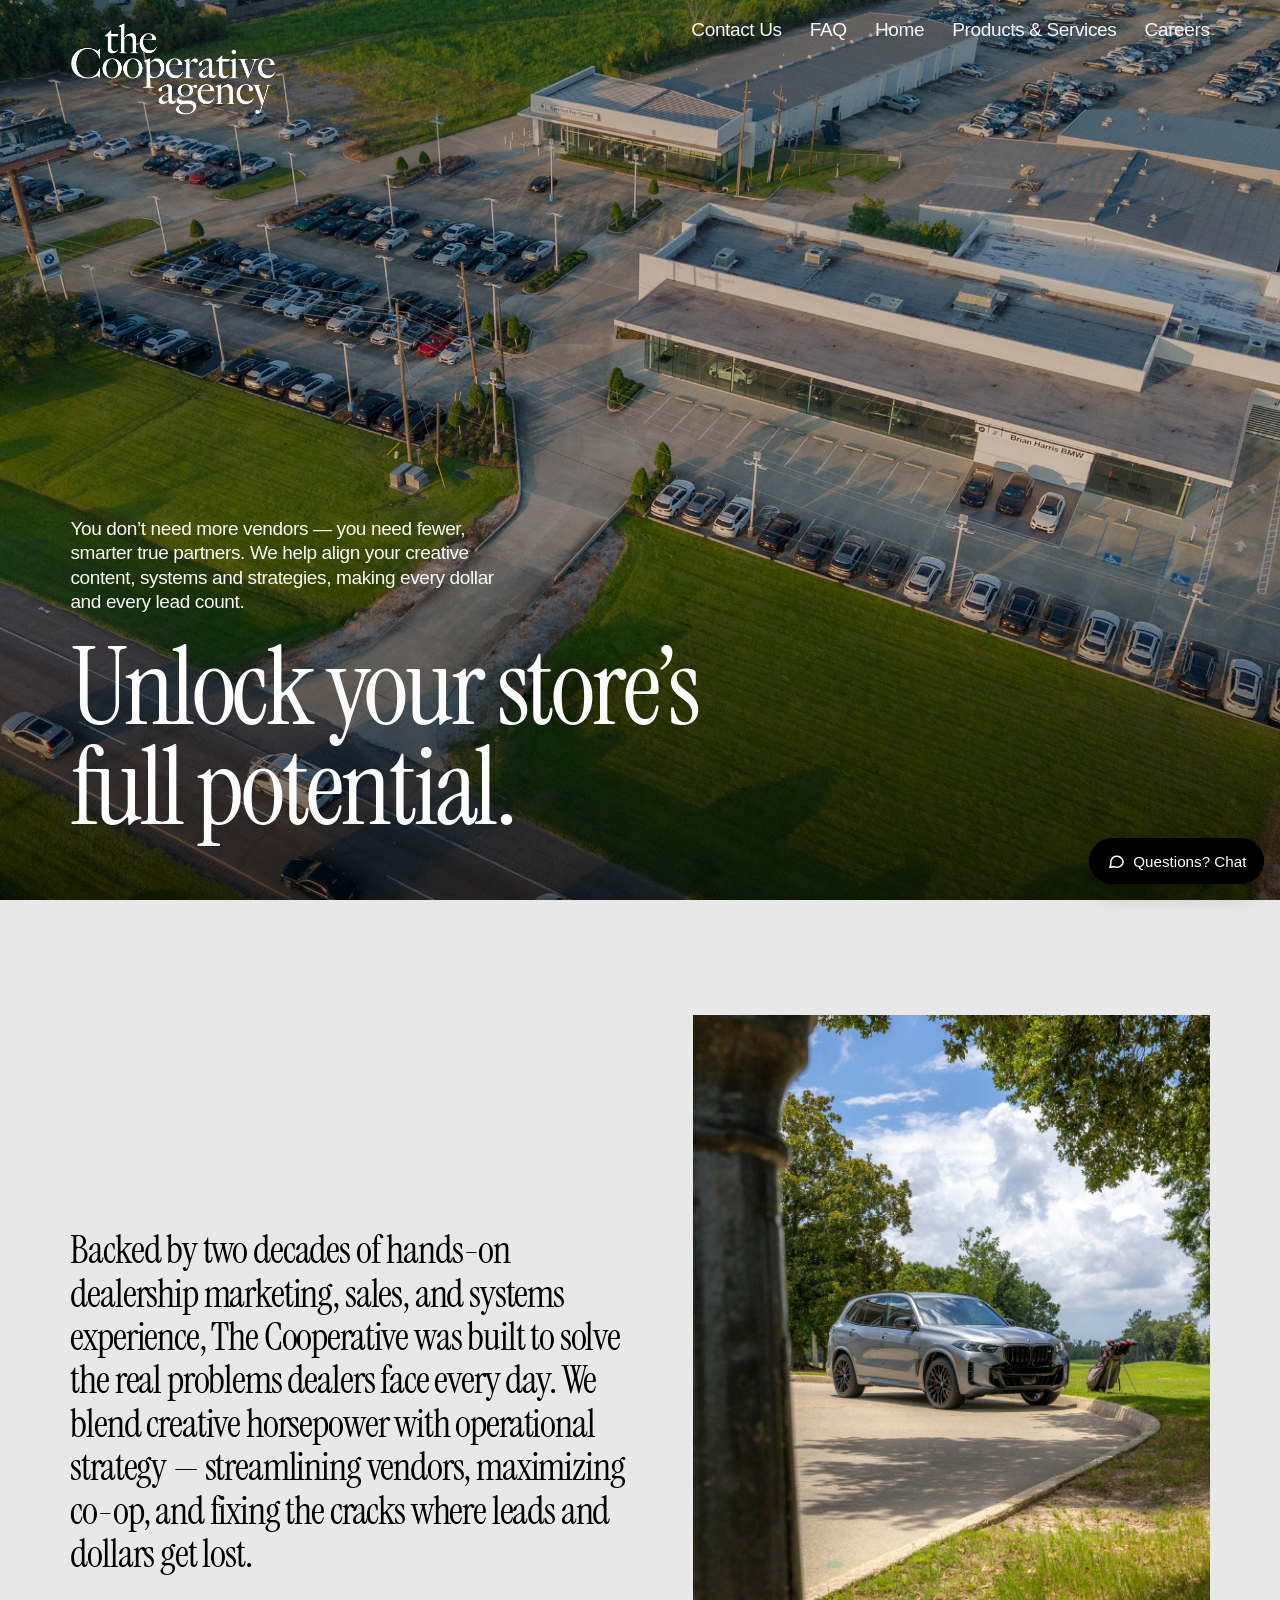
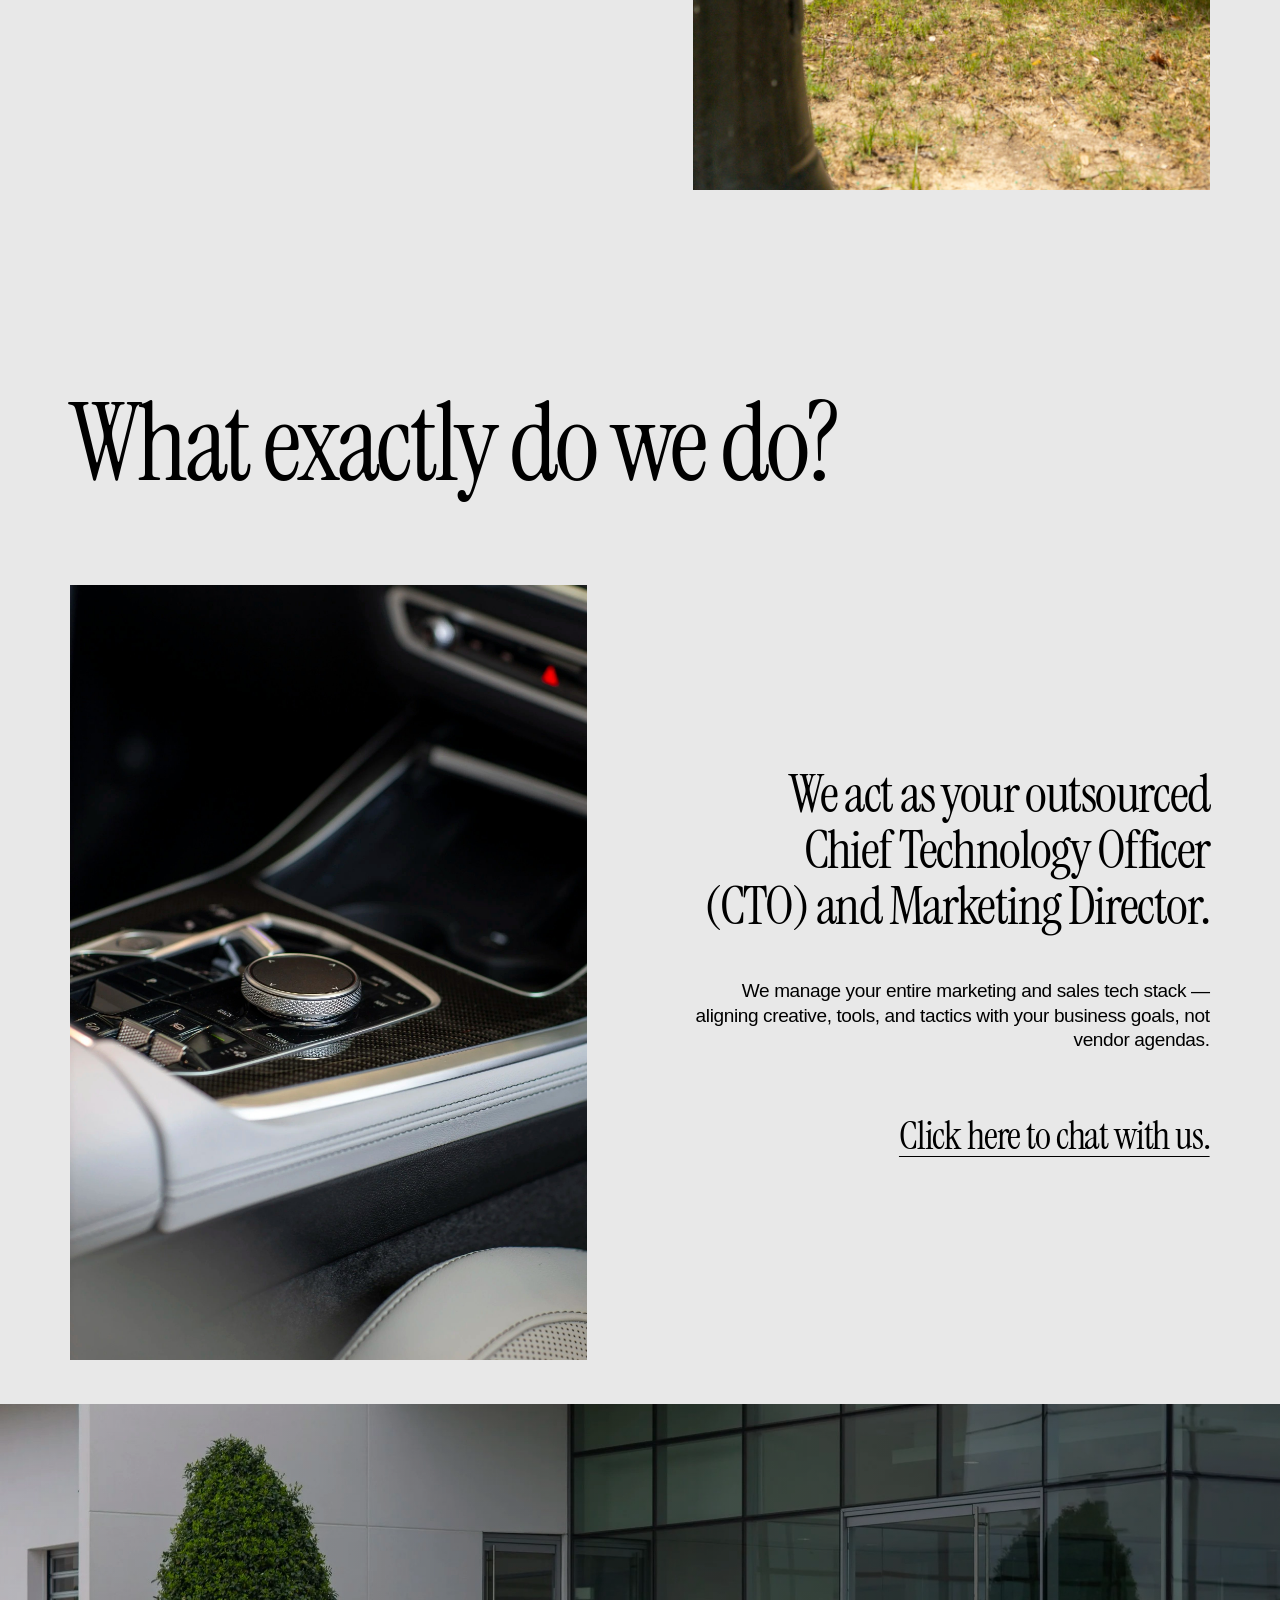
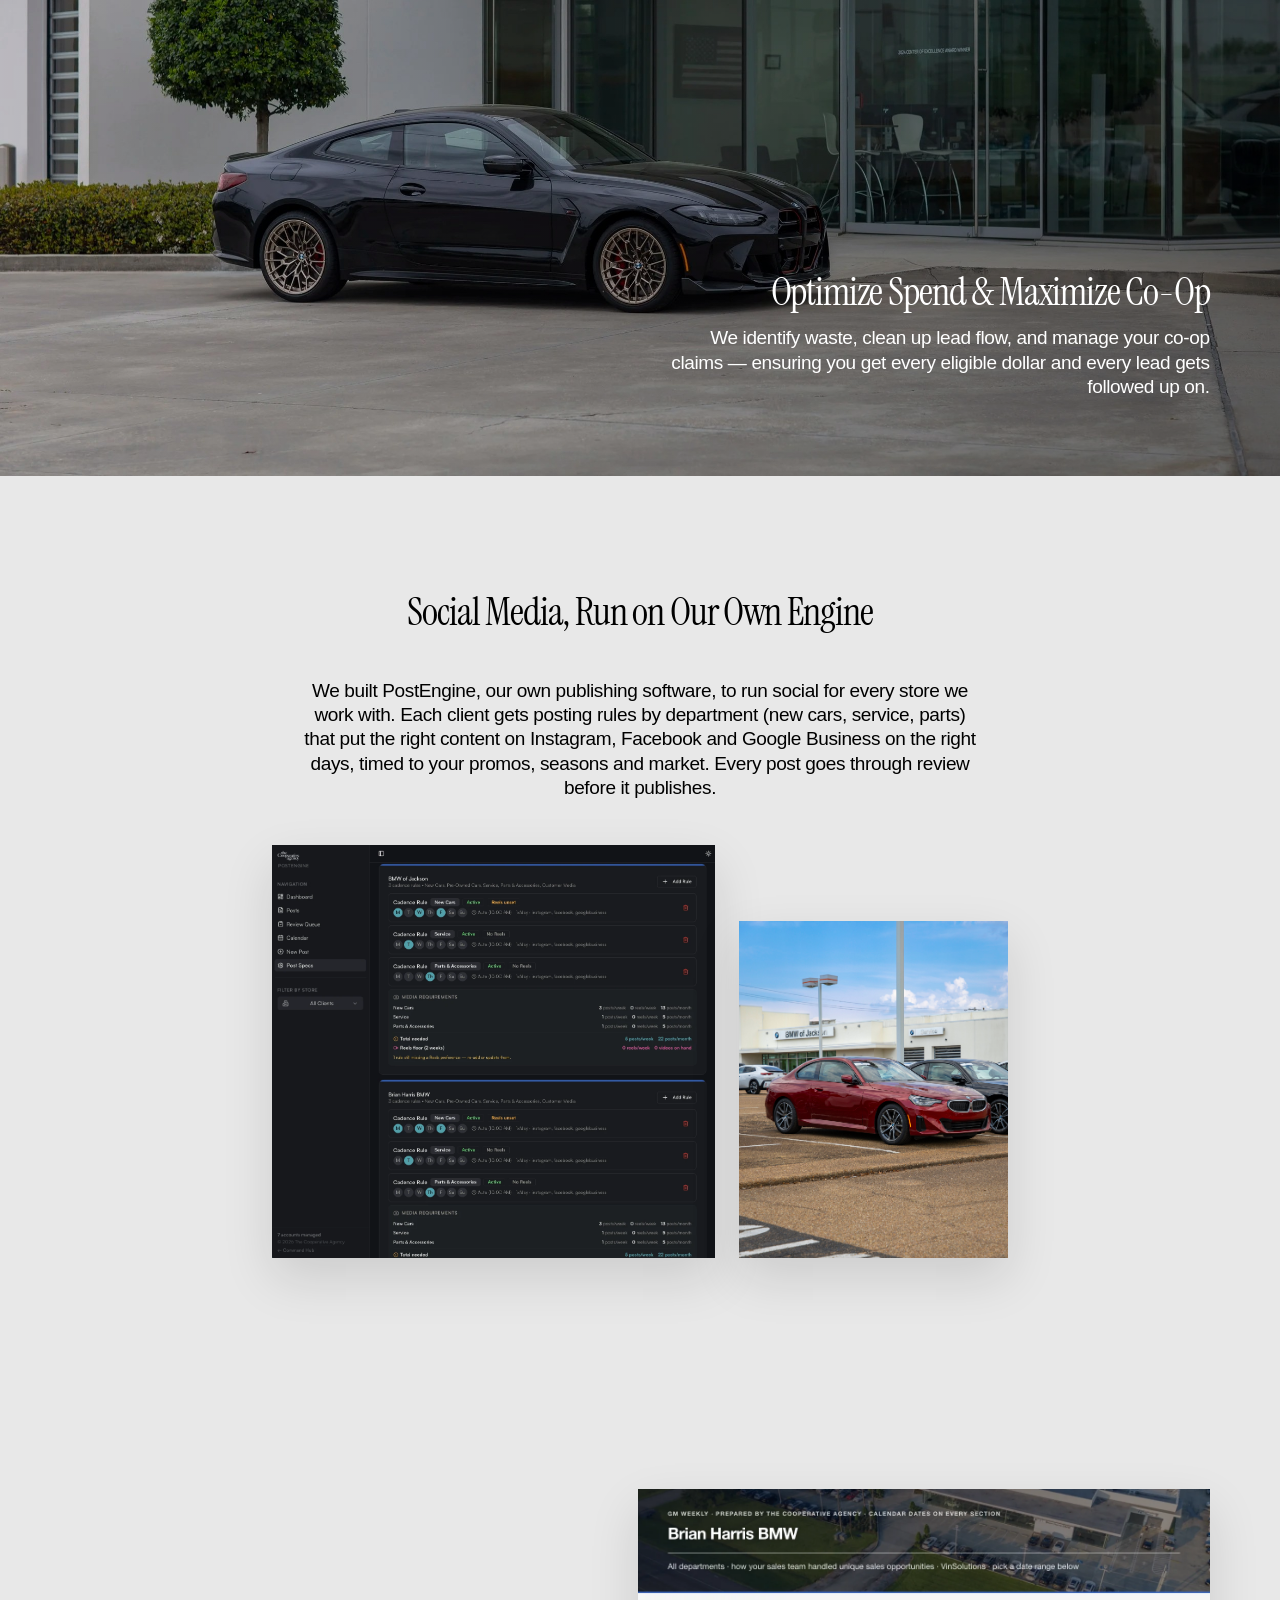
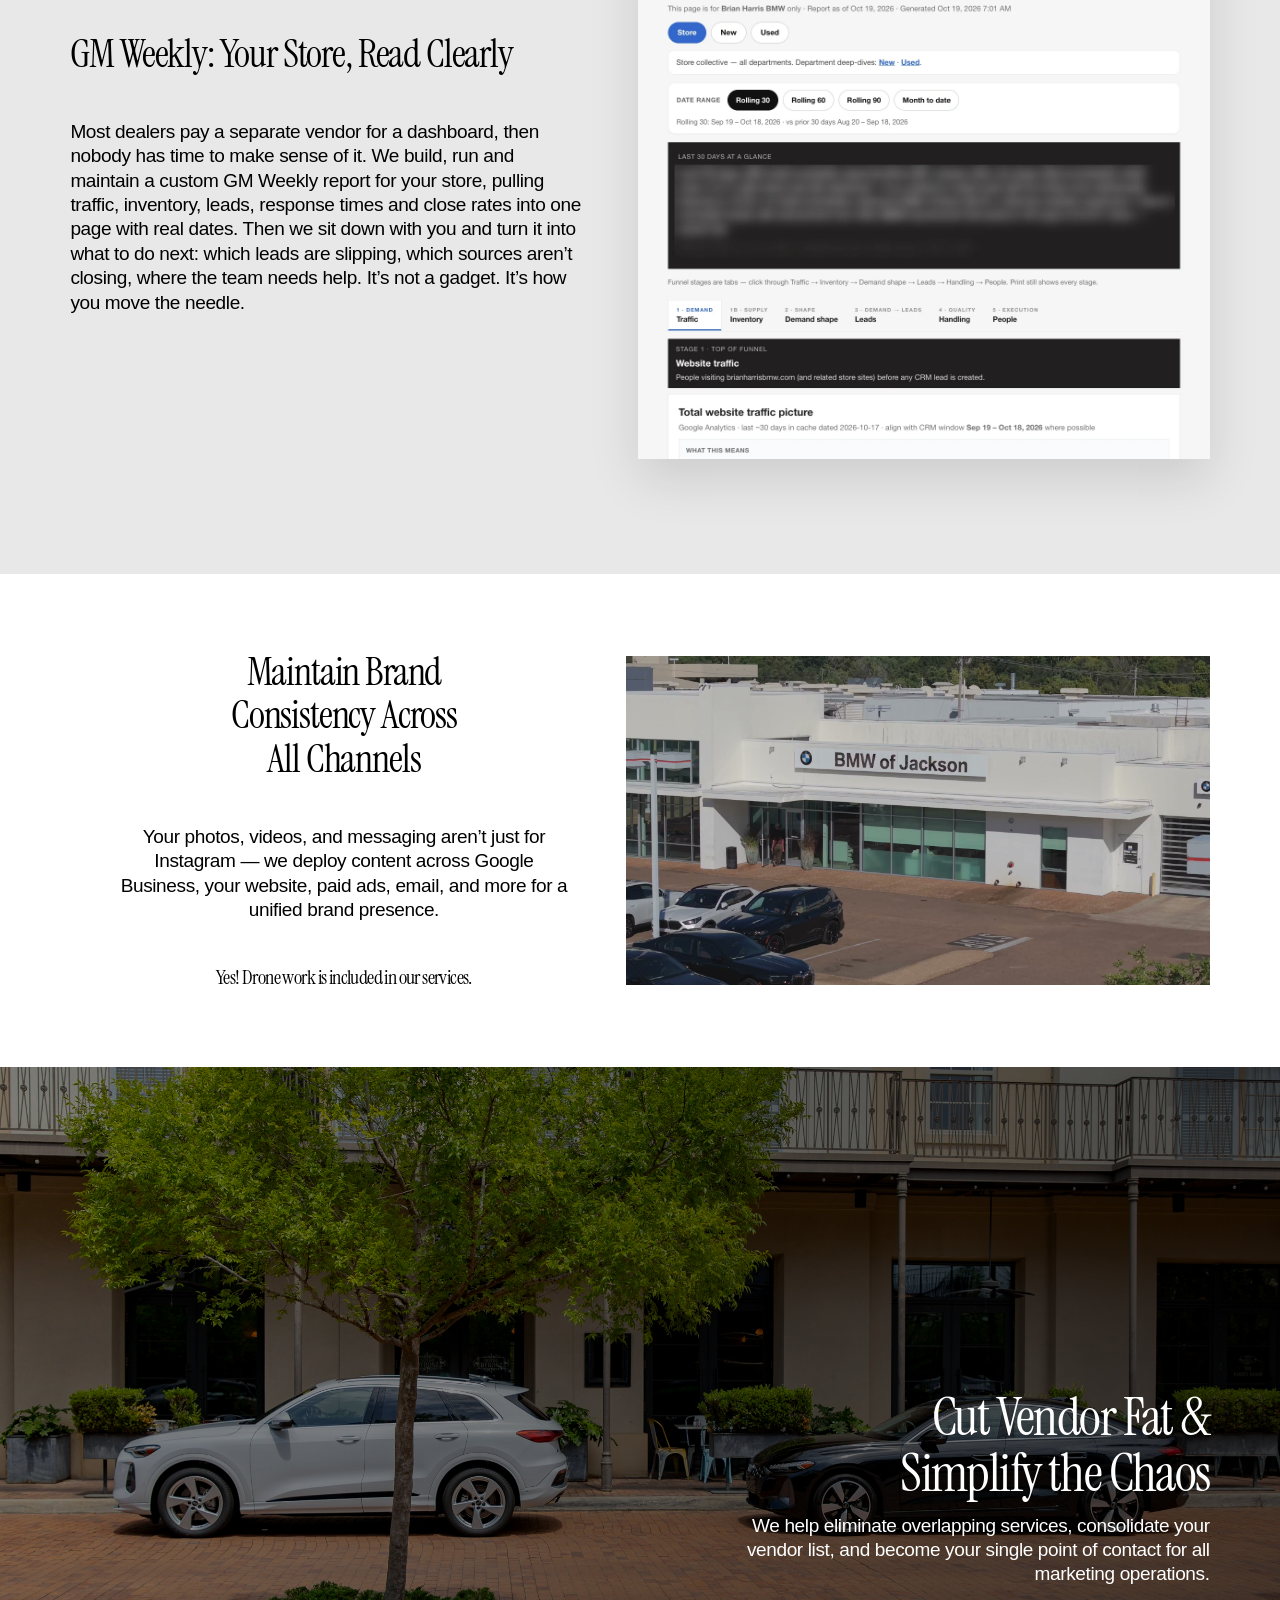
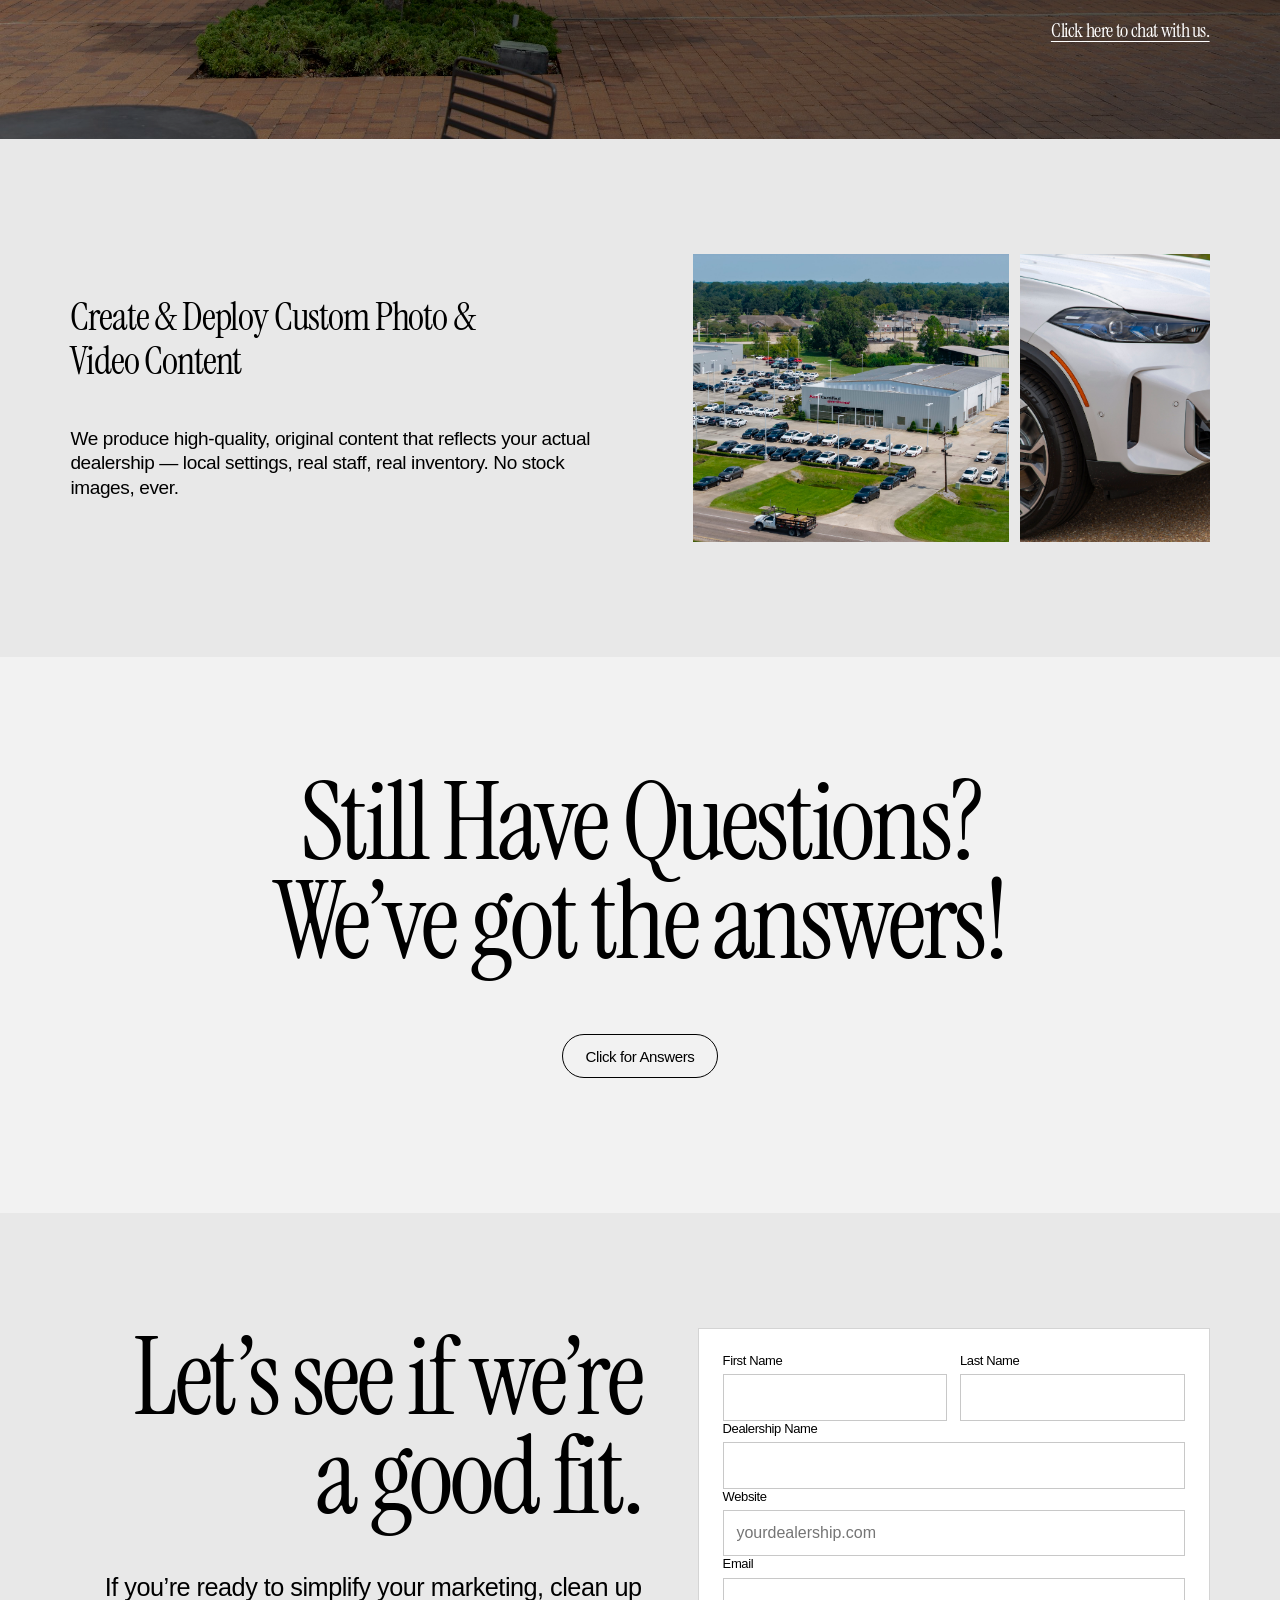
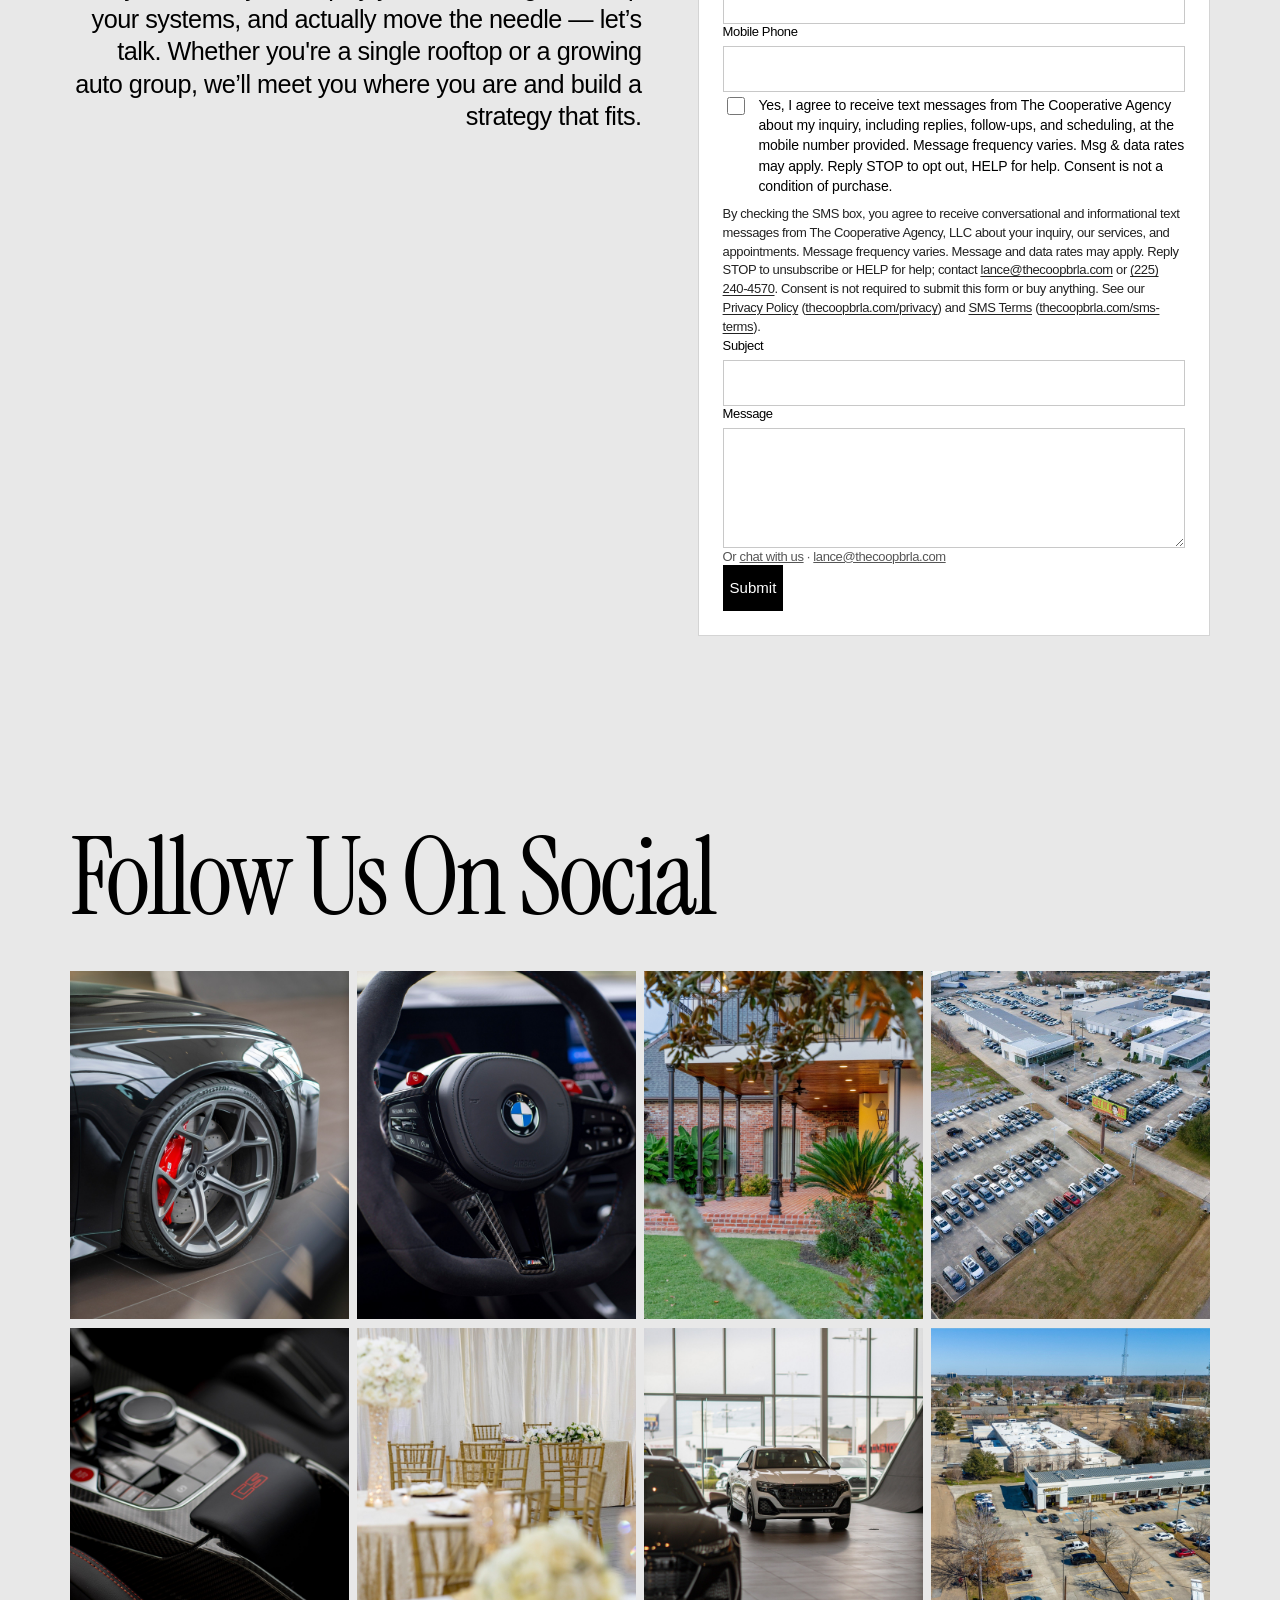
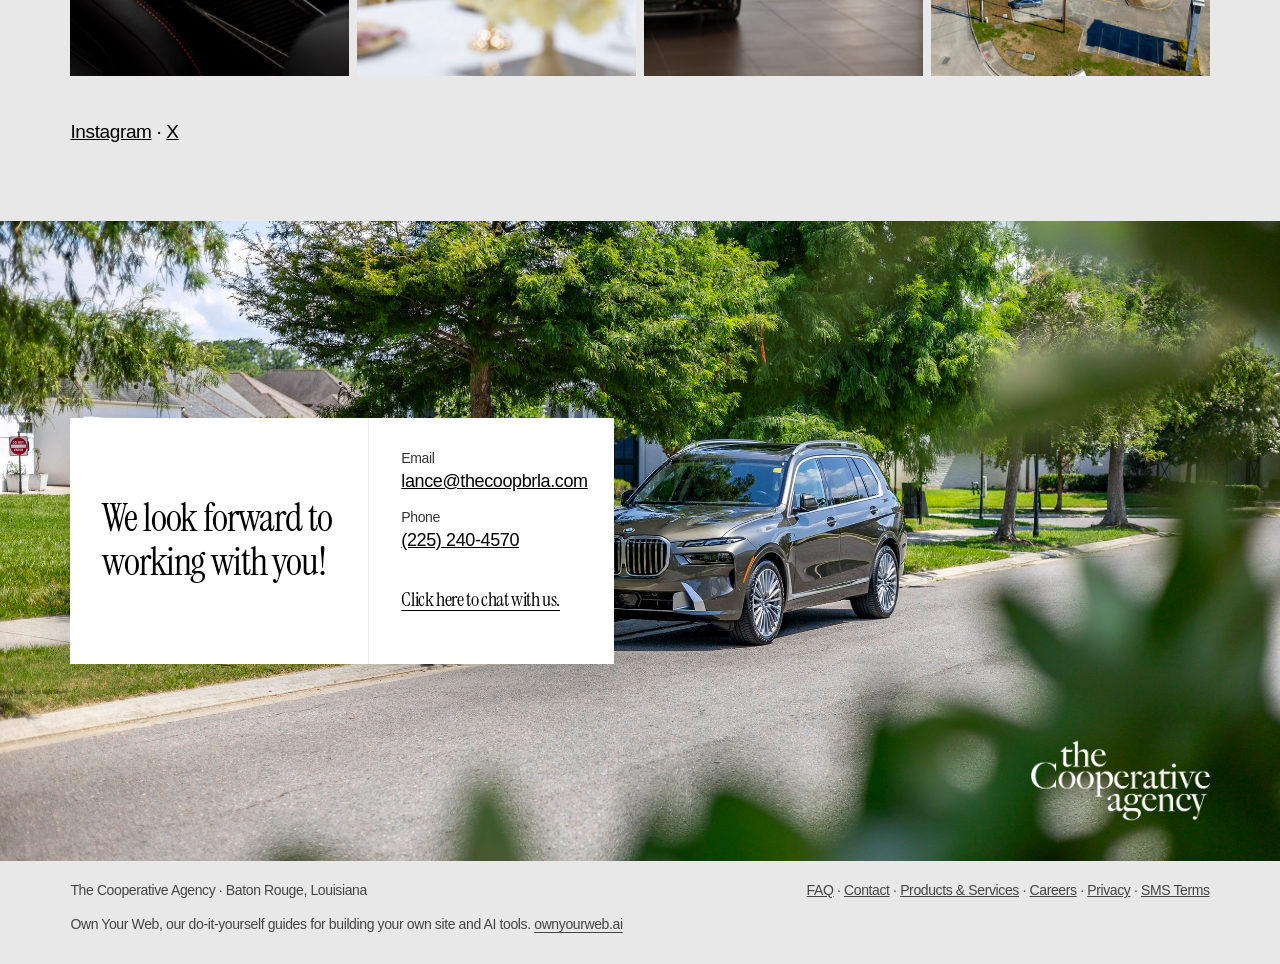
<file: index.html>
<!DOCTYPE html>
<html lang="en">
<head>
  <meta charset="UTF-8" />
  <meta name="viewport" content="width=device-width, initial-scale=1" />
  <title>The Cooperative Agency</title>
  <meta name="description" content="The Cooperative Agency delivers complete marketing and sales systems for auto dealers. We cut redundant vendors, fix CRM and lead flow issues, and create custom content that drives engagement." />
  <link rel="canonical" href="https://thecoopbrla.com/" />
  <link rel="icon" href="./public/images/brand/favicon.ico" />
  <meta property="og:title" content="The Cooperative Agency" />
  <meta property="og:description" content="Complete marketing and sales systems for auto dealers." />
  <meta property="og:type" content="website" />
  <meta property="og:url" content="https://thecoopbrla.com/" />
  <meta property="og:image" content="https://thecoopbrla.com/public/images/brand/og-1200x630.png" />
  <meta property="og:image:width" content="1200" />
  <meta property="og:image:height" content="630" />
  <script type="application/ld+json">
  {
    "@context": "https://schema.org",
    "@type": "ProfessionalService",
    "name": "The Cooperative Agency",
    "url": "https://thecoopbrla.com/",
    "email": "lance@thecoopbrla.com",
    "telephone": "+1-225-240-4570",
    "image": "https://thecoopbrla.com/public/images/brand/og-1200x630.png",
    "address": {
      "@type": "PostalAddress",
      "streetAddress": "12540 Airline Highway",
      "addressLocality": "Baton Rouge",
      "addressRegion": "Louisiana",
      "postalCode": "70817",
      "addressCountry": "US"
    },
    "areaServed": "Baton Rouge, Louisiana",
    "sameAs": [
      "https://www.instagram.com/thecooperativeagency/",
      "https://x.com/cooperativebrla"
    ]
  }
  </script>
  <link rel="preconnect" href="https://fonts.googleapis.com" />
  <link rel="preconnect" href="https://fonts.gstatic.com" crossorigin />
  <link href="https://fonts.googleapis.com/css2?family=Instrument+Serif:ital@0;1&display=swap" rel="stylesheet" />
  <link rel="stylesheet" href="./css/site.css?v=sms1" />
</head>
<body>
  <section class="hero" aria-label="Hero">
    <div class="hero__media">
      <img src="./public/images/drone-august.jpg" alt="Aerial view of dealership lot" width="2500" height="1407" fetchpriority="high" />
    </div>
    <div class="hero__shade"></div>
    <header class="site-header">
      <a href="./" aria-label="The Cooperative Agency home">
        <img class="logo-wordmark" src="./public/images/brand/logo-wordmark-white.png" alt="The Cooperative Agency" width="1598" height="795" />
      </a>
      <nav class="nav nav--light" aria-label="Primary">
        <a href="./contact.html">Contact Us</a>
        <a href="./faq.html">FAQ</a>
        <a href="./" aria-current="page">Home</a>
        <a href="./products-and-services.html">Products &amp; Services</a>
        <a href="./careers.html">Careers</a>
      </nav>
    </header>
    <div class="hero__content">
      <p class="body hero__lede">You don’t need more vendors — you need fewer, smarter true partners. We help align your creative content, systems and strategies, making every dollar and every lead count.</p>
      <h1 class="display">Unlock your store’s full potential.</h1>
    </div>
  </section>

  <section class="section section--loose">
    <div class="inner">
      <div class="split">
        <div class="stack-lg">
          <p class="display-sm mw-prose">Backed by two decades of hands-on dealership marketing, sales, and systems experience, The Cooperative was built to solve the real problems dealers face every day. We blend creative horsepower with operational strategy — streamlining vendors, maximizing co-op, and fixing the cracks where leads and dollars get lost.</p>
        </div>
        <div class="photo photo--portrait">
          <img src="./public/images/X5-X3-CCLA-50.jpg" alt="BMW on course path" width="2160" height="3240" loading="lazy" />
        </div>
      </div>
    </div>
  </section>

  <section class="section section--tight section--flush-bot">
    <div class="inner headline-row">
      <h2 class="display">What exactly do we do?</h2>
    </div>
  </section>

  <section class="section section--tight">
    <div class="inner">
      <div class="split split--rev">
        <div class="photo photo--portrait">
          <img src="./public/images/BMW-X5-Silver-Edition-8.jpg" alt="BMW X5 Silver Edition" width="1200" height="1800" loading="lazy" />
        </div>
        <div class="stack-lg ta-right">
          <h3 class="display-md">We act as your outsourced Chief Technology Officer (CTO) and Marketing Director.</h3>
          <p class="body mw-prose ml-auto">We manage your entire marketing and sales tech stack — aligning creative, tools, and tactics with your business goals, not vendor agendas.</p>
          <p><a class="link-cta" href="/contact" data-coop-chat aria-haspopup="dialog">Click here to chat with us.</a></p>
        </div>
      </div>
    </div>
  </section>

  <section class="band" aria-label="Optimize spend">
    <div class="band__media">
      <img src="./public/images/2025-BMW-M4CS-Black-35.jpg" alt="BMW M4 CS" width="2500" height="1667" loading="lazy" />
    </div>
    <div class="band__shade"></div>
    <div class="band__content is-right">
      <div class="stack-sm">
        <h3 class="display-sm">Optimize Spend &amp; Maximize Co-Op</h3>
        <p class="body">We identify waste, clean up lead flow, and manage your co-op claims — ensuring you get every eligible dollar and every lead gets followed up on.</p>
      </div>
    </div>
  </section>

  <section class="section section--loose">
    <div class="inner">
      <div class="stack-lg ta-center">
        <h3 class="display-sm mx-auto" style="max-width:36rem">Social Media, Run on Our Own Engine</h3>
        <p class="body mw-prose mx-auto">We built PostEngine, our own publishing software, to run social for every store we work with. Each client gets posting rules by department (new cars, service, parts) that put the right content on Instagram, Facebook and Google Business on the right days, timed to your promos, seasons and market. Every post goes through review before it publishes.</p>
        <div class="social-pair">
          <picture><source srcset="./public/images/postengine-cadence.webp" type="image/webp" /><img src="./public/images/postengine-cadence.png" alt="PostEngine screen showing a dealership’s posting rules: new cars on Monday, Wednesday and Friday, service on Tuesday, parts on Thursday, each publishing to Instagram, Facebook and Google Business" width="1269" height="1186" loading="lazy" /></picture>
          <img src="./public/images/jackson-bmw-1st-shoot-139.jpg" alt="On-lot BMW content" width="2500" height="3125" loading="lazy" />
        </div>
      </div>
    </div>
  </section>

  <section class="section section--loose" aria-label="GM Weekly">
    <div class="inner">
      <div class="split split--rev">
        <div class="stack-lg">
          <h3 class="display-sm">GM Weekly: Your Store, Read Clearly</h3>
          <p class="body mw-prose">Most dealers pay a separate vendor for a dashboard, then nobody has time to make sense of it. We build, run and maintain a custom GM Weekly report for your store, pulling traffic, inventory, leads, response times and close rates into one page with real dates. Then we sit down with you and turn it into what to do next: which leads are slipping, which sources aren’t closing, where the team needs help. It’s not a gadget. It’s how you move the needle.</p>
        </div>
        <picture><source srcset="./public/images/gm-weekly.webp" type="image/webp" /><img src="./public/images/gm-weekly.png" alt="GM Weekly report for Brian Harris BMW, with Store, New and Used tabs, date range buttons, a 30-day summary box (figures blurred) and funnel stages from Traffic to People" width="1240" height="1238" loading="lazy" style="width:100%;box-shadow:0 1.25rem 3rem rgba(0,0,0,.12)" /></picture>
      </div>
    </div>
  </section>

  <section class="section section--brand" aria-label="Brand consistency">
    <div class="inner">
      <div class="split split--brand">
        <div class="stack-lg brand-copy">
          <h3 class="display-sm">Maintain Brand Consistency Across All Channels</h3>
          <p class="body mw-prose">Your photos, videos, and messaging aren’t just for Instagram — we deploy content across Google Business, your website, paid ads, email, and more for a unified brand presence.</p>
          <p class="display-xs">Yes! Drone work is included in our services.</p>
        </div>
        <div class="media-frame media-frame--video">
          <video
            class="media-video"
            autoplay
            muted
            loop
            playsinline
            preload="metadata"
            poster="./public/images/brand-consistency-poster.jpg"
            width="1920"
            height="1080"
            aria-label="On-lot dealership video — inventory rows under clear sky"
          >
            <source src="./public/videos/brand-consistency-lot.mp4" type="video/mp4" />
          </video>
        </div>
      </div>
    </div>
  </section>

  <section class="band" aria-label="Cut vendor fat">
    <div class="band__media">
      <img src="./public/images/Q5-A5-for-stroll.jpg" alt="" width="2500" height="1667" loading="lazy" style="filter:brightness(.7)" />
    </div>
    <div class="band__shade"></div>
    <div class="band__content is-right">
      <div class="stack-sm">
        <h2 class="display-md">Cut Vendor Fat &amp; Simplify the Chaos</h2>
        <p class="body">We help eliminate overlapping services, consolidate your vendor list, and become your single point of contact for all marketing operations.</p>
        <p><a class="link-cta-sm" href="/contact" data-coop-chat aria-haspopup="dialog" style="color:#fff">Click here to chat with us.</a></p>
      </div>
    </div>
  </section>

  <section class="section section--loose">
    <div class="inner">
      <div class="split">
        <div class="stack-lg">
          <h3 class="display-sm">Create &amp; Deploy Custom Photo &amp; Video Content</h3>
          <p class="body mw-prose">We produce high-quality, original content that reflects your actual dealership — local settings, real staff, real inventory. No stock images, ever.</p>
        </div>
        <div class="two-up">
          <img src="./public/images/AUDI-CPO-Building-3.jpg" alt="Audi Certified Pre-Owned building" width="2500" height="1875" loading="lazy" />
          <img src="./public/images/jackson-bmw-1st-shoot-131.jpg" alt="BMW detail shoot" width="2000" height="2500" loading="lazy" />
        </div>
      </div>
    </div>
  </section>

  <section class="panel">
    <div class="inner">
      <div class="stack-lg ta-center">
        <h2 class="display" style="max-width:18ch;margin-inline:auto">Still Have Questions? We’ve got the answers!</h2>
        <p><a class="btn-pill" href="./faq.html">Click for Answers</a></p>
      </div>
    </div>
  </section>

  <section class="section section--loose">
    <div class="inner">
      <div class="form-shell">
        <div class="stack-lg ta-right">
          <h2 class="display">Let’s see if we’re a good fit.</h2>
          <p class="body-lg mw-prose ml-auto">If you’re ready to simplify your marketing, clean up your systems, and actually move the needle — let’s talk. Whether you're a single rooftop or a growing auto group, we’ll meet you where you are and build a strategy that fits.</p>
        </div>
        <form class="form js-contact" action="/api/contact" method="post" aria-label="Client application">
          <p class="form-thanks">Thanks — your message is in good hands, and a real person will read it. If it’s easier, you can also <a href="/contact" data-coop-chat aria-haspopup="dialog">chat with us</a> or call (225) 240-4570.</p>
          <div class="form-fields">
          <div class="row">
            <label>First Name<input name="first" autocomplete="given-name" required /></label>
            <label>Last Name<input name="last" autocomplete="family-name" required /></label>
          </div>
          <label>Dealership Name<input name="dealership" required /></label>
          <label>Website<input name="website" type="text" inputmode="url" placeholder="yourdealership.com" autocomplete="url" /></label>
          <label>Email<input name="email" type="email" autocomplete="email" required /></label>
          <label>Mobile Phone<input name="phone" type="tel" autocomplete="tel" required /></label>
          <div class="sms-consent">
            <label class="check check--sms">
              <input type="checkbox" name="sms_consent" value="yes" autocomplete="off" aria-describedby="sms-disclosure" />
              <span>Yes, I agree to receive text messages from The Cooperative Agency about my inquiry, including replies, follow-ups, and scheduling, at the mobile number provided. Message frequency varies. Msg &amp; data rates may apply. Reply STOP to opt out, HELP for help. Consent is not a condition of purchase.</span>
            </label>
            <p class="sms-disclosure" id="sms-disclosure">By checking the SMS box, you agree to receive conversational and informational text messages from The Cooperative Agency, LLC about your inquiry, our services, and appointments. Message frequency varies. Message and data rates may apply. Reply STOP to unsubscribe or HELP for help; contact <a href="mailto:lance@thecoopbrla.com">lance@thecoopbrla.com</a> or <a href="tel:+12252404570">(225) 240-4570</a>. Consent is not required to submit this form or buy anything. See our <a href="/privacy">Privacy Policy</a> (<a href="/privacy">thecoopbrla.com/privacy</a>) and <a href="/sms-terms">SMS Terms</a> (<a href="/sms-terms">thecoopbrla.com/sms-terms</a>).</p>
            <input type="hidden" name="sms_consent_version" value="2026-10-26" />
            <input type="hidden" name="sms_consent_text" value="Yes, I agree to receive text messages from The Cooperative Agency about my inquiry, including replies, follow-ups, and scheduling, at the mobile number provided. Message frequency varies. Msg &amp; data rates may apply. Reply STOP to opt out, HELP for help. Consent is not a condition of purchase.&#10;By checking the SMS box, you agree to receive conversational and informational text messages from The Cooperative Agency, LLC about your inquiry, our services, and appointments. Message frequency varies. Message and data rates may apply. Reply STOP to unsubscribe or HELP for help; contact lance@thecoopbrla.com or (225) 240-4570. Consent is not required to submit this form or buy anything. See our Privacy Policy (thecoopbrla.com/privacy) and SMS Terms (thecoopbrla.com/sms-terms)." />
          </div>
          <label>Subject<input name="subject" required /></label>
          <label>Message<textarea name="message" required></textarea></label>
          <div aria-hidden="true" style="position:absolute;left:-9999px;width:1px;height:1px;overflow:hidden"><label>Leave blank<input name="company_url" tabindex="-1" autocomplete="off" /></label></div>
          <p class="note">Or <a href="/contact" data-coop-chat aria-haspopup="dialog">chat with us</a> · <a href="mailto:lance@thecoopbrla.com">lance@thecoopbrla.com</a></p>
          <p class="form-error" role="alert"></p>
          <button type="submit">Submit</button>
          </div>
        </form>
      </div>
    </div>
  </section>

  <section class="section">
    <div class="inner">
      <div class="stack-lg">
        <h2 class="display">Follow Us On Social</h2>
        <div class="ig-grid">
          <a href="https://www.instagram.com/thecooperativeagency/"><img src="./public/images/ig/ig-01.jpeg" alt="Dealership photography from The Cooperative Agency on Instagram" loading="lazy" /></a>
          <a href="https://www.instagram.com/thecooperativeagency/"><img src="./public/images/ig/ig-02.jpeg" alt="On-lot content from The Cooperative Agency on Instagram" loading="lazy" /></a>
          <a href="https://www.instagram.com/thecooperativeagency/"><img src="./public/images/ig/ig-03.jpeg" alt="Vehicle detail from The Cooperative Agency on Instagram" loading="lazy" /></a>
          <a href="https://www.instagram.com/thecooperativeagency/"><img src="./public/images/ig/ig-04.jpeg" alt="Dealership lot from The Cooperative Agency on Instagram" loading="lazy" /></a>
          <a href="https://www.instagram.com/thecooperativeagency/"><img src="./public/images/ig/ig-05.jpeg" alt="Staff and store photography from The Cooperative Agency on Instagram" loading="lazy" /></a>
          <a href="https://www.instagram.com/thecooperativeagency/"><img src="./public/images/ig/ig-06.jpeg" alt="Custom video still from The Cooperative Agency on Instagram" loading="lazy" /></a>
          <a href="https://www.instagram.com/thecooperativeagency/"><img src="./public/images/ig/ig-07.jpeg" alt="Luxury rooftop content from The Cooperative Agency on Instagram" loading="lazy" /></a>
          <a href="https://www.instagram.com/thecooperativeagency/"><img src="./public/images/ig/ig-08.jpeg" alt="The Cooperative Agency Instagram" loading="lazy" /></a>
        </div>
        <p class="body"><a href="https://www.instagram.com/thecooperativeagency/">Instagram</a> · <a href="https://x.com/cooperativebrla">X</a></p>
      </div>
    </div>
  </section>

  <section class="footer-band" aria-label="Contact footer">
    <div class="footer-band__media">
      <img src="./public/images/X7-in-Willow-Grove-7.jpg" alt="BMW X7 on tree-lined street" width="2500" height="1667" loading="lazy" />
    </div>
    <div class="footer-band__inner">
      <div class="footer-card">
        <div class="footer-card__left">
          <p class="display-sm">We look forward to working with you!</p>
        </div>
        <div class="footer-card__right">
          <div>
            <p class="label">Email</p>
            <p class="value"><a href="mailto:lance@thecoopbrla.com">lance@thecoopbrla.com</a></p>
          </div>
          <div>
            <p class="label">Phone</p>
            <p class="value"><a href="tel:+12252404570">(225) 240-4570</a></p>
          </div>
          <p><a class="link-cta-sm" href="/contact" data-coop-chat aria-haspopup="dialog">Click here to chat with us.</a></p>
        </div>
      </div>
    </div>
    <img class="footer-logo" src="./public/images/brand/logo-wordmark-white.png" alt="The Cooperative Agency" width="1598" height="795" />
  </section>

  <div class="site-footer-mini">
    <span>The Cooperative Agency · Baton Rouge, Louisiana</span>
    <span><a href="./faq.html">FAQ</a> · <a href="./contact.html">Contact</a> · <a href="./products-and-services.html">Products &amp; Services</a> · <a href="./careers.html">Careers</a> · <a href="./privacy.html">Privacy</a> · <a href="./sms-terms.html">SMS Terms</a></span>
    <p class="site-footer-mini__oyw">Own Your Web, our do-it-yourself guides for building your own site and AI tools. <a href="https://ownyourweb.ai">ownyourweb.ai</a></p>
  </div>
  <script src="./js/contact-form.js?v=sms2"></script>
  <script src="./js/chat-widget.js?v=8316a52" defer></script>
</body>
</html>
</file>
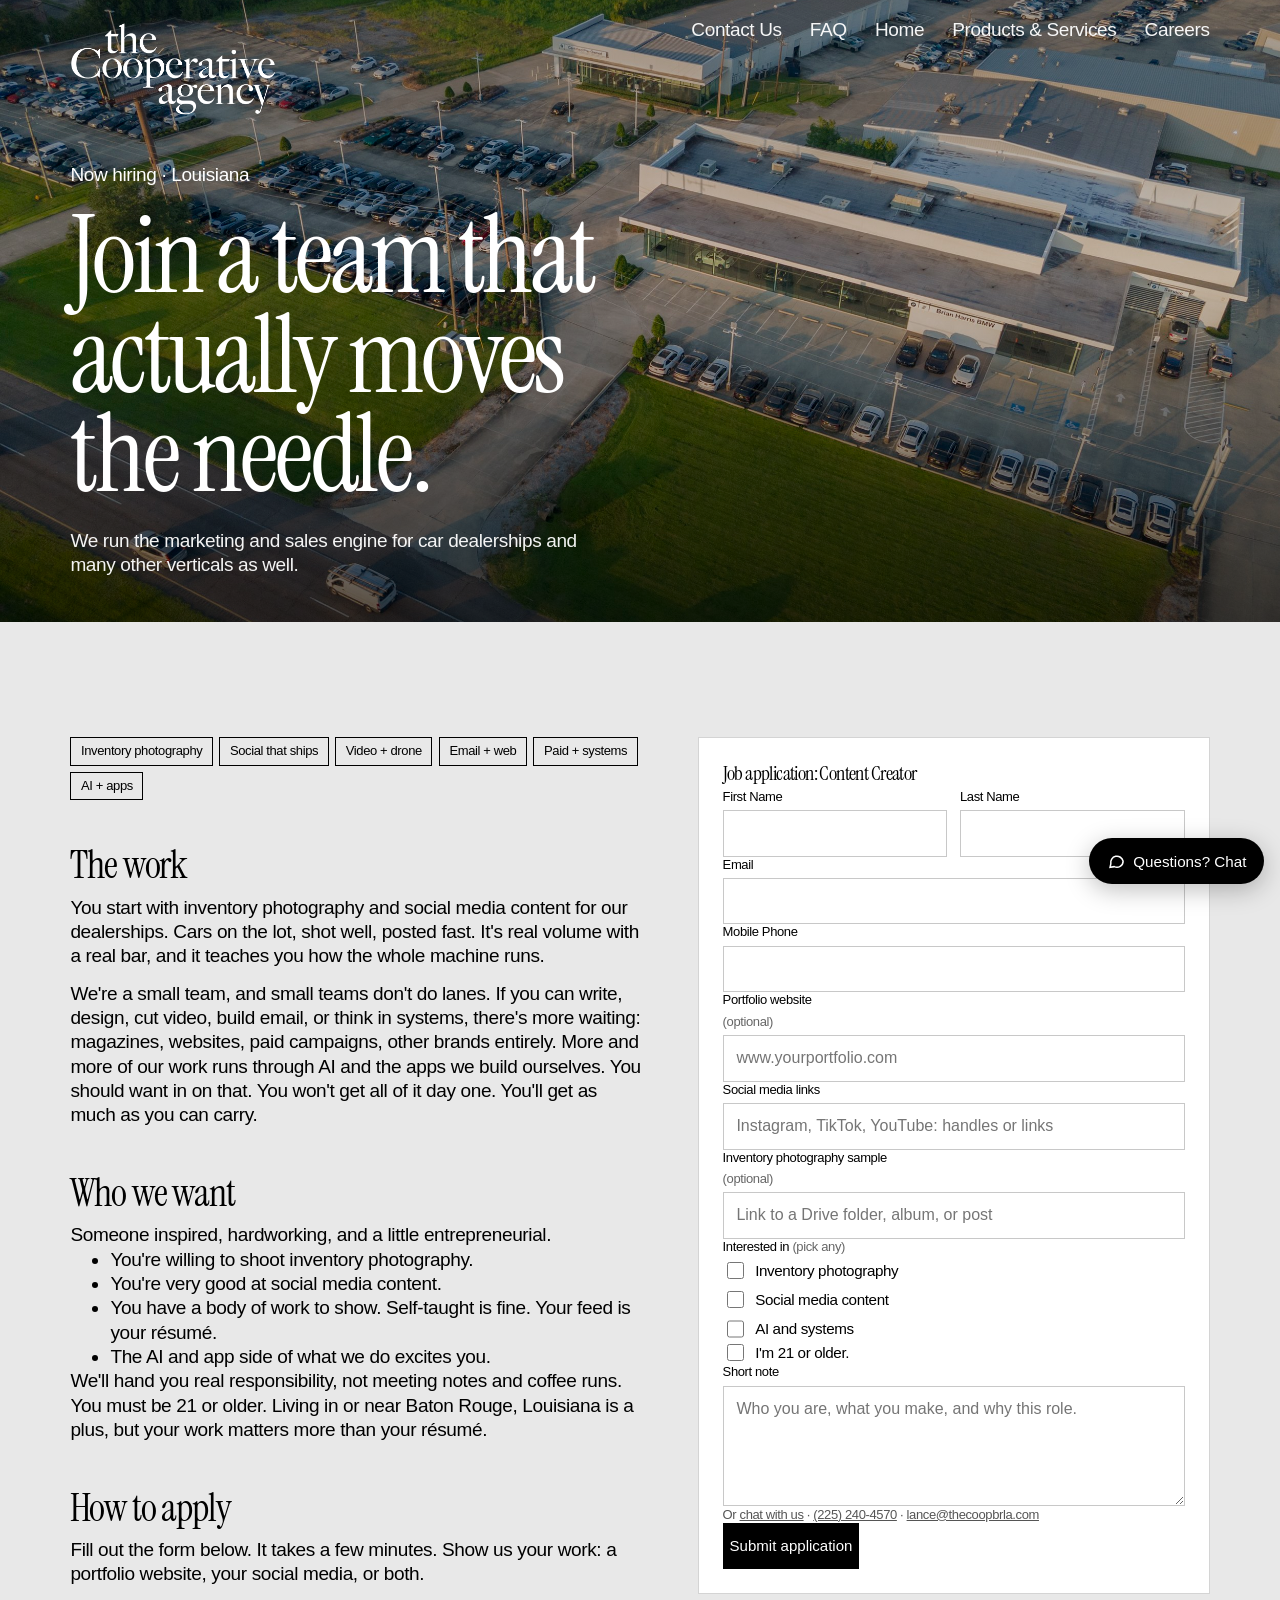
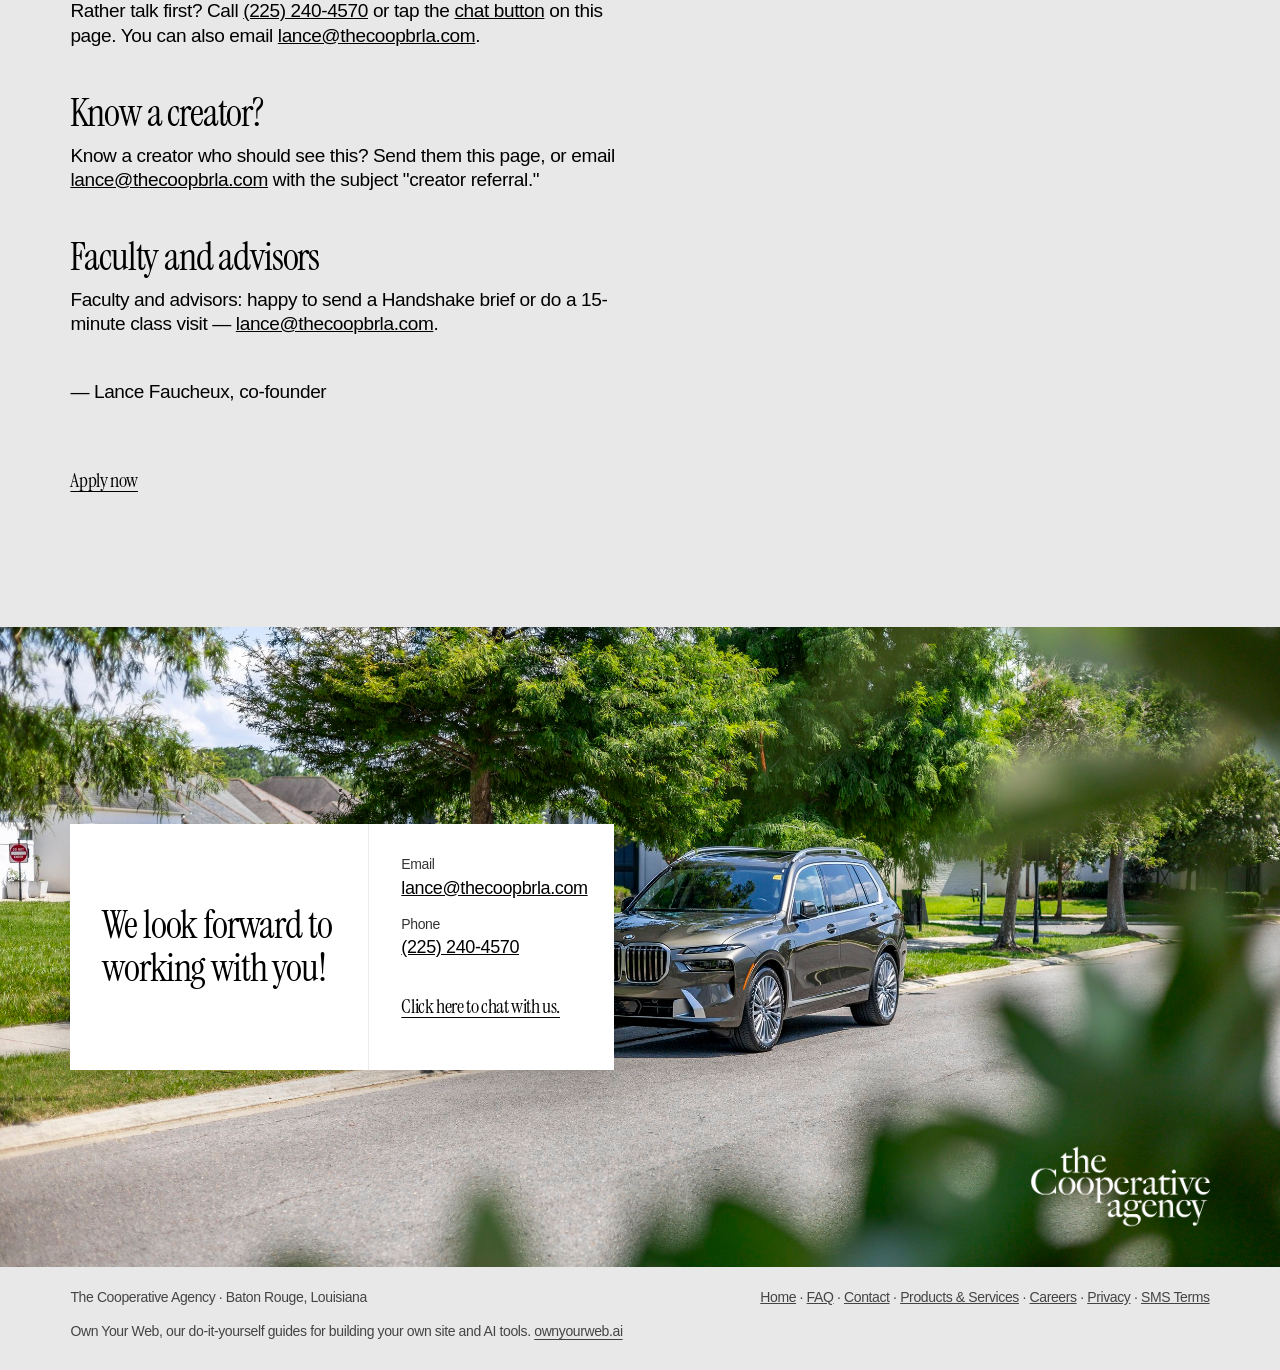
<file: careers.html>
<!DOCTYPE html>
<html lang="en">
<head>
  <meta charset="UTF-8" />
  <meta name="viewport" content="width=device-width, initial-scale=1" />
  <title>Careers — The Cooperative Agency</title>
  <meta name="description" content="Careers at The Cooperative Agency: we’re hiring a Content Creator for inventory photography, social content and AI systems work in Louisiana. Apply online." />
  <link rel="canonical" href="https://thecoopbrla.com/careers" />
  <link rel="icon" href="./public/images/brand/favicon.ico" />
  <meta property="og:title" content="Careers — The Cooperative Agency" />
  <meta property="og:description" content="We’re hiring a Content Creator. Inventory photography, social content, and the AI systems behind it." />
  <meta property="og:type" content="website" />
  <meta property="og:url" content="https://thecoopbrla.com/careers" />
  <meta property="og:image" content="https://thecoopbrla.com/public/images/brand/og-1200x630.png" />
  <meta property="og:image:width" content="1200" />
  <meta property="og:image:height" content="630" />
  <meta name="robots" content="index,follow,max-snippet:-1" />
  <link rel="preconnect" href="https://fonts.googleapis.com" />
  <link rel="preconnect" href="https://fonts.gstatic.com" crossorigin />
  <link href="https://fonts.googleapis.com/css2?family=Instrument+Serif:ital@0;1&display=swap" rel="stylesheet" />
  <link rel="stylesheet" href="./css/site.css?v=sms1" />
  <script type="application/ld+json">
  {"@context":"https://schema.org","@type":"JobPosting","title":"Content Creator","datePosted":"2026-10-22","employmentType":["FULL_TIME","PART_TIME"],
   "hiringOrganization":{"@type":"Organization","name":"The Cooperative Agency","sameAs":"https://thecoopbrla.com/","logo":"https://thecoopbrla.com/public/images/brand/logo-mark.png"},
   "jobLocation":{"@type":"Place","address":{"@type":"PostalAddress","streetAddress":"12540 Airline Highway","addressLocality":"Baton Rouge","addressRegion":"LA","postalCode":"70817","addressCountry":"US"}},
   "description":"We run the marketing and sales engine for car dealerships and many other verticals as well. Applicants must be 21 or older.","qualifications":"Must be 21 or older."}
  </script>
</head>
<body>
  <section class="page-hero page-hero--contact page-hero--careers" aria-label="Careers">
    <div class="page-hero__media">
      <img src="./public/images/drone-august.jpg" alt="Aerial view of a dealership lot" width="2500" height="1407" fetchpriority="high" />
    </div>
    <div class="page-hero__shade"></div>
    <header class="site-header">
      <a href="./" aria-label="The Cooperative Agency home">
        <img class="logo-wordmark" src="./public/images/brand/logo-wordmark-white.png" alt="The Cooperative Agency" width="1598" height="795" />
      </a>
      <nav class="nav nav--light" aria-label="Primary">
        <a href="./contact.html">Contact Us</a>
        <a href="./faq.html">FAQ</a>
        <a href="./">Home</a>
        <a href="./products-and-services.html">Products &amp; Services</a>
        <a href="./careers.html" aria-current="page">Careers</a>
      </nav>
    </header>
        <div class="page-hero__content">
      <p class="label">Now hiring · Louisiana</p>
      <h1 class="display">Join a team that actually moves the needle.</h1>
      <p class="body page-hero__lede">We run the marketing and sales engine for car dealerships and many other verticals as well.</p>
    </div>
  </section>

  <main class="section section--loose" id="careers">
    <div class="inner">
      <div class="form-shell form-shell--contact">
        <div class="stack-lg careers-copy">
          <ul class="pills" aria-label="What the role covers"><li>Inventory photography</li><li>Social that ships</li><li>Video + drone</li><li>Email + web</li><li>Paid + systems</li><li>AI + apps</li></ul>
          <section>
            <h2 class="display-sm">The work</h2>
            <p class="body mw-prose">You start with inventory photography and social media content for our dealerships. Cars on the lot, shot well, posted fast. It's real volume with a real bar, and it teaches you how the whole machine runs.</p>
            <p class="body mw-prose">We're a small team, and small teams don't do lanes. If you can write, design, cut video, build email, or think in systems, there's more waiting: magazines, websites, paid campaigns, other brands entirely. More and more of our work runs through AI and the apps we build ourselves. You should want in on that. You won't get all of it day one. You'll get as much as you can carry.</p>
          </section>
          <section>
            <h2 class="display-sm">Who we want</h2>
            <p class="body mw-prose">Someone inspired, hardworking, and a little entrepreneurial.</p>
            <ul class="body mw-prose"><li>You're willing to shoot inventory photography.</li><li>You're very good at social media content.</li><li>You have a body of work to show. Self-taught is fine. Your feed is your résumé.</li><li>The AI and app side of what we do excites you.</li></ul>
            <p class="body mw-prose">We'll hand you real responsibility, not meeting notes and coffee runs. You must be 21 or older. Living in or near Baton Rouge, Louisiana is a plus, but your work matters more than your résumé.</p>
          </section>
          <section>
            <h2 class="display-sm">How to apply</h2>
            <p class="body mw-prose">Fill out the form below. It takes a few minutes. Show us your work: a portfolio website, your social media, or both.</p>
            <p class="body mw-prose">Rather talk first? Call <a href="tel:+12252404570">(225) 240-4570</a> or tap the <a href="/contact" data-coop-chat aria-haspopup="dialog">chat button</a> on this page. You can also email <a href="mailto:lance@thecoopbrla.com">lance@thecoopbrla.com</a>.</p>
          </section>
          <section>
            <h2 class="display-sm">Know a creator?</h2>
            <p class="body mw-prose">Know a creator who should see this? Send them this page, or email <a href="mailto:lance@thecoopbrla.com">lance@thecoopbrla.com</a> with the subject "creator referral."</p>
          </section>
          <section>
            <h2 class="display-sm">Faculty and advisors</h2>
            <p class="body mw-prose">Faculty and advisors: happy to send a Handshake brief or do a 15-minute class visit — <a href="mailto:lance@thecoopbrla.com">lance@thecoopbrla.com</a>.</p>
          </section>
          <p class="body">— Lance Faucheux, co-founder</p>
          <p><a class="link-cta-sm" href="#apply">Apply now</a></p>
        </div>

        <form class="form js-contact" action="/api/apply" method="post" aria-label="Job application: Content Creator" id="apply">
          <p class="form-thanks">Thanks. Your application is in, and Lance will read it personally. Questions? <a href="/contact" data-coop-chat aria-haspopup="dialog">Chat with us</a> or call (225) 240-4570.</p>
          <div class="form-fields">
          <p class="display-xs">Job application: Content Creator</p>
          <div class="row">
            <label>First Name<input name="first" autocomplete="given-name" required /></label>
            <label>Last Name<input name="last" autocomplete="family-name" required /></label>
          </div>
          <label>Email<input name="email" type="email" autocomplete="email" required /></label>
          <label>Mobile Phone<input name="phone" type="tel" autocomplete="tel" required /></label>
          <label>Portfolio website <span class="opt">(optional)</span><input name="portfolio" type="text" inputmode="url" placeholder="www.yourportfolio.com" autocomplete="url" /></label>
          <label>Social media links<input name="social" type="text" placeholder="Instagram, TikTok, YouTube: handles or links" /></label>
          <label>Inventory photography sample <span class="opt">(optional)</span><input name="sample" type="text" inputmode="url" placeholder="Link to a Drive folder, album, or post" /></label>
          <fieldset>
            <legend>Interested in <span class="opt">(pick any)</span></legend>
            <label class="check"><input type="checkbox" name="interest" value="photo" /> Inventory photography</label>
            <label class="check"><input type="checkbox" name="interest" value="social" /> Social media content</label>
            <label class="check"><input type="checkbox" name="interest" value="ai" /> AI and systems</label>
          </fieldset>
          <label class="check"><input type="checkbox" name="age21" value="yes" required /> I'm 21 or older.</label>
          <label>Short note<textarea name="message" required placeholder="Who you are, what you make, and why this role."></textarea></label>
          <div aria-hidden="true" style="position:absolute;left:-9999px;width:1px;height:1px;overflow:hidden"><label>Leave blank<input name="company_url" tabindex="-1" autocomplete="off" /></label></div>
          <p class="note">Or <a href="/contact" data-coop-chat aria-haspopup="dialog">chat with us</a> · <a href="tel:+12252404570">(225) 240-4570</a> · <a href="mailto:lance@thecoopbrla.com">lance@thecoopbrla.com</a></p>
          <p class="form-error" role="alert"></p>
          <button type="submit">Submit application</button>
          </div>
        </form>
      </div>
    </div>
  </main>

  <section class="footer-band" aria-label="Contact footer">
    <div class="footer-band__media">
      <img src="./public/images/X7-in-Willow-Grove-7.jpg" alt="BMW X7 on a tree-lined street" width="2500" height="1667" loading="lazy" />
    </div>
    <div class="footer-band__inner">
      <div class="footer-card">
        <div class="footer-card__left">
          <p class="display-sm">We look forward to working with you!</p>
        </div>
        <div class="footer-card__right">
          <div>
            <p class="label">Email</p>
            <p class="value"><a href="mailto:lance@thecoopbrla.com">lance@thecoopbrla.com</a></p>
          </div>
          <div>
            <p class="label">Phone</p>
            <p class="value"><a href="tel:+12252404570">(225) 240-4570</a></p>
          </div>
          <p><a class="link-cta-sm" href="/contact" data-coop-chat aria-haspopup="dialog">Click here to chat with us.</a></p>
        </div>
      </div>
    </div>
    <img class="footer-logo" src="./public/images/brand/logo-wordmark-white.png" alt="The Cooperative Agency" width="1598" height="795" />
  </section>

  <div class="site-footer-mini">
    <span>The Cooperative Agency · Baton Rouge, Louisiana</span>
    <span><a href="./">Home</a> · <a href="./faq.html">FAQ</a> · <a href="./contact.html">Contact</a> · <a href="./products-and-services.html">Products &amp; Services</a> · <a href="./careers.html" aria-current="page">Careers</a> · <a href="./privacy.html">Privacy</a> · <a href="./sms-terms.html">SMS Terms</a></span>
    <p class="site-footer-mini__oyw">Own Your Web, our do-it-yourself guides for building your own site and AI tools. <a href="https://ownyourweb.ai">ownyourweb.ai</a></p>
  </div>
  <script src="./js/contact-form.js?v=sms2"></script>
  <script src="./js/chat-widget.js?v=8316a52" defer></script>
</body>
</html>
</file>
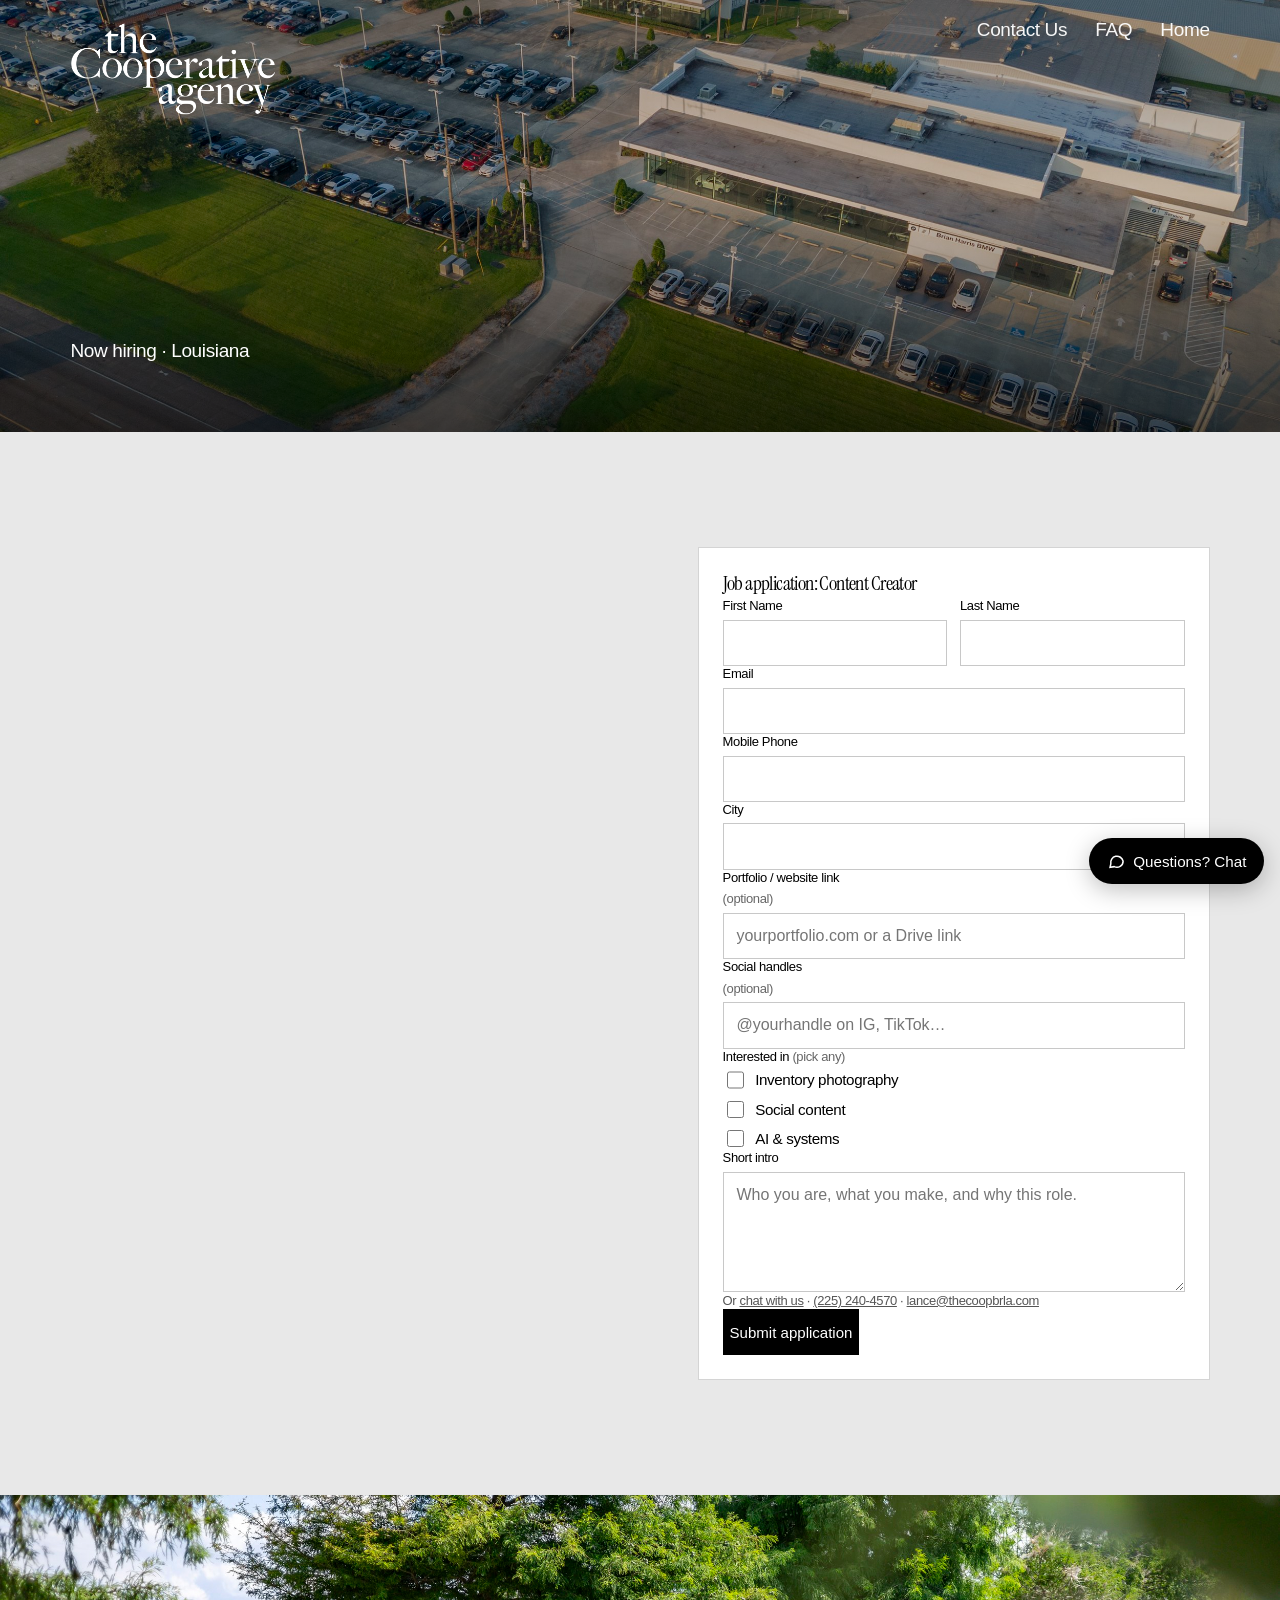
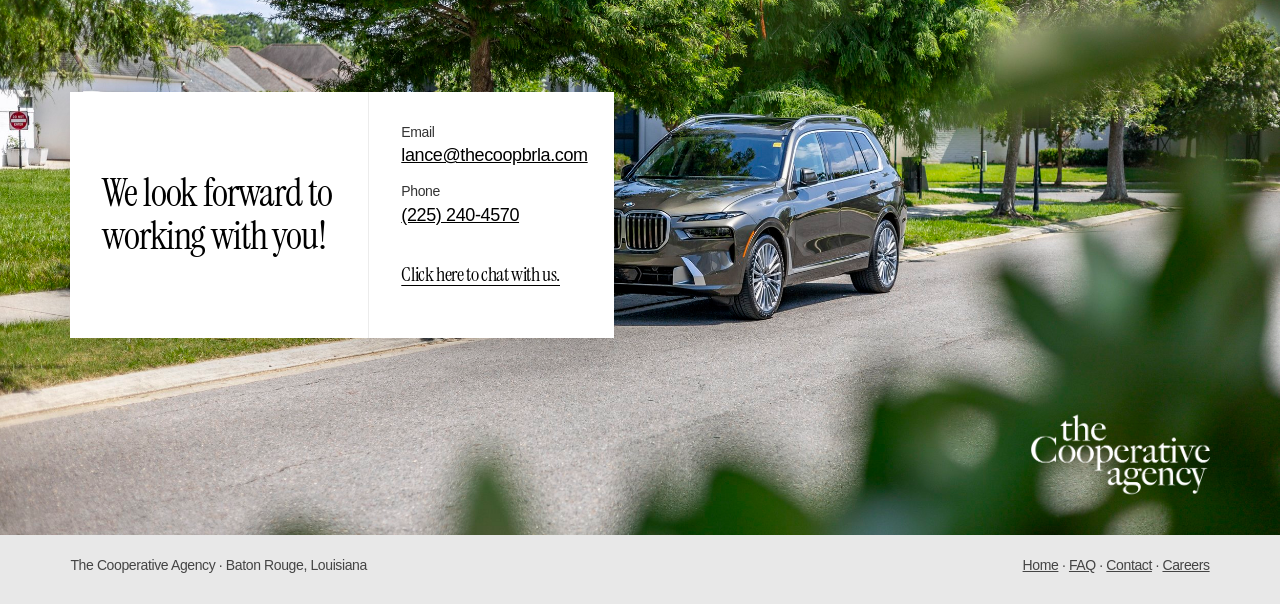
<file: careers.tmpl.html>
<!DOCTYPE html>
<html lang="en">
<head>
  <meta charset="UTF-8" />
  <meta name="viewport" content="width=device-width, initial-scale=1" />
  <title>Careers — The Cooperative Agency</title>
  <meta name="description" content="Careers at The Cooperative Agency: we’re hiring a Content Creator for inventory photography, social content and AI systems work in Louisiana. Apply online." />
  <link rel="canonical" href="https://thecoopbrla.com/careers" />
  <link rel="icon" href="./public/images/brand/favicon.ico" />
  <meta property="og:title" content="Careers — The Cooperative Agency" />
  <meta property="og:description" content="We’re hiring a Content Creator. Inventory photography, social content, and the AI systems behind it." />
  <meta property="og:type" content="website" />
  <meta property="og:url" content="https://thecoopbrla.com/careers" />
  <meta property="og:image" content="https://thecoopbrla.com/public/images/brand/og-1200x630.png" />
  <meta property="og:image:width" content="1200" />
  <meta property="og:image:height" content="630" />
  <meta name="robots" content="index,follow,max-snippet:-1" />
  <link rel="preconnect" href="https://fonts.googleapis.com" />
  <link rel="preconnect" href="https://fonts.gstatic.com" crossorigin />
  <link href="https://fonts.googleapis.com/css2?family=Instrument+Serif:ital@0;1&display=swap" rel="stylesheet" />
  <link rel="stylesheet" href="./css/site.css?v=e48c93e" />
  <script type="application/ld+json">
  {"@context":"https://schema.org","@type":"JobPosting","title":"Content Creator","datePosted":"2026-10-22","employmentType":["FULL_TIME","PART_TIME","INTERN"],
   "hiringOrganization":{"@type":"Organization","name":"The Cooperative Agency","sameAs":"https://thecoopbrla.com/","logo":"https://thecoopbrla.com/public/images/brand/logo-mark.png"},
   "jobLocation":{"@type":"Place","address":{"@type":"PostalAddress","streetAddress":"12540 Airline Highway","addressLocality":"Baton Rouge","addressRegion":"LA","postalCode":"70817","addressCountry":"US"}},
   "description":"<!--JOBDESC-->"}
  </script>
</head>
<body>
  <section class="page-hero page-hero--contact page-hero--careers" aria-label="Careers">
    <div class="page-hero__media">
      <img src="./public/images/drone-august.jpg" alt="Aerial view of a dealership lot" width="2500" height="1407" fetchpriority="high" />
    </div>
    <div class="page-hero__shade"></div>
    <header class="site-header">
      <a href="./" aria-label="The Cooperative Agency home">
        <img class="logo-wordmark" src="./public/images/brand/logo-wordmark-white.png" alt="The Cooperative Agency" width="1598" height="795" />
      </a>
      <nav class="nav nav--light" aria-label="Primary">
        <a href="./contact.html">Contact Us</a>
        <a href="./faq.html">FAQ</a>
        <a href="./">Home</a>
      </nav>
    </header>
        <div class="page-hero__content">
      <p class="label">Now hiring · Louisiana</p>
      <h1 class="display"><!--H1--></h1>
      <p class="body page-hero__lede"><!--LEDE--></p>
    </div>
  </section>

  <main class="section section--loose" id="careers">
    <div class="inner">
      <div class="form-shell form-shell--contact">
        <div class="stack-lg careers-copy">
<!--COPY-->
        </div>

        <form class="form js-contact" action="/api/apply" method="post" aria-label="Job application: Content Creator" id="apply">
          <p class="form-thanks">Thanks — your application is in, and Lance will read it personally. Questions? <a href="/contact" data-coop-chat aria-haspopup="dialog">Chat with us</a> or call (225) 240-4570.</p>
          <div class="form-fields">
          <p class="display-xs">Job application: Content Creator</p>
          <div class="row">
            <label>First Name<input name="first" autocomplete="given-name" required /></label>
            <label>Last Name<input name="last" autocomplete="family-name" required /></label>
          </div>
          <label>Email<input name="email" type="email" autocomplete="email" required /></label>
          <label>Mobile Phone<input name="phone" type="tel" autocomplete="tel" required /></label>
          <label>City<input name="city" autocomplete="address-level2" required /></label>
          <label>Portfolio / website link <span class="opt">(optional)</span><input name="portfolio" type="text" inputmode="url" placeholder="yourportfolio.com or a Drive link" autocomplete="url" /></label>
          <label>Social handles <span class="opt">(optional)</span><input name="social" type="text" placeholder="@yourhandle on IG, TikTok…" /></label>
          <fieldset>
            <legend>Interested in <span class="opt">(pick any)</span></legend>
            <label class="check"><input type="checkbox" name="interest" value="photo" /> Inventory photography</label>
            <label class="check"><input type="checkbox" name="interest" value="social" /> Social content</label>
            <label class="check"><input type="checkbox" name="interest" value="ai" /> AI &amp; systems</label>
          </fieldset>
          <label>Short intro<textarea name="message" required placeholder="Who you are, what you make, and why this role."></textarea></label>
          <div aria-hidden="true" style="position:absolute;left:-9999px;width:1px;height:1px;overflow:hidden"><label>Leave blank<input name="company_url" tabindex="-1" autocomplete="off" /></label></div>
          <p class="note">Or <a href="/contact" data-coop-chat aria-haspopup="dialog">chat with us</a> · <a href="tel:+12252404570">(225) 240-4570</a> · <a href="mailto:lance@thecoopbrla.com">lance@thecoopbrla.com</a></p>
          <p class="form-error" role="alert"></p>
          <button type="submit">Submit application</button>
          </div>
        </form>
      </div>
    </div>
  </main>

  <section class="footer-band" aria-label="Contact footer">
    <div class="footer-band__media">
      <img src="./public/images/X7-in-Willow-Grove-7.jpg" alt="BMW X7 on a tree-lined street" width="2500" height="1667" loading="lazy" />
    </div>
    <div class="footer-band__inner">
      <div class="footer-card">
        <div class="footer-card__left">
          <p class="display-sm">We look forward to working with you!</p>
        </div>
        <div class="footer-card__right">
          <div>
            <p class="label">Email</p>
            <p class="value"><a href="mailto:lance@thecoopbrla.com">lance@thecoopbrla.com</a></p>
          </div>
          <div>
            <p class="label">Phone</p>
            <p class="value"><a href="tel:+12252404570">(225) 240-4570</a></p>
          </div>
          <p><a class="link-cta-sm" href="/contact" data-coop-chat aria-haspopup="dialog">Click here to chat with us.</a></p>
        </div>
      </div>
    </div>
    <img class="footer-logo" src="./public/images/brand/logo-wordmark-white.png" alt="The Cooperative Agency" width="1598" height="795" />
  </section>

  <div class="site-footer-mini">
    <span>The Cooperative Agency · Baton Rouge, Louisiana</span>
    <span><a href="./">Home</a> · <a href="./faq.html">FAQ</a> · <a href="./contact.html">Contact</a> · <a href="./careers.html" aria-current="page">Careers</a></span>
  </div>
  <script src="./js/contact-form.js"></script>
  <script src="./js/chat-widget.js?v=8316a52" defer></script>
</body>
</html>
</file>
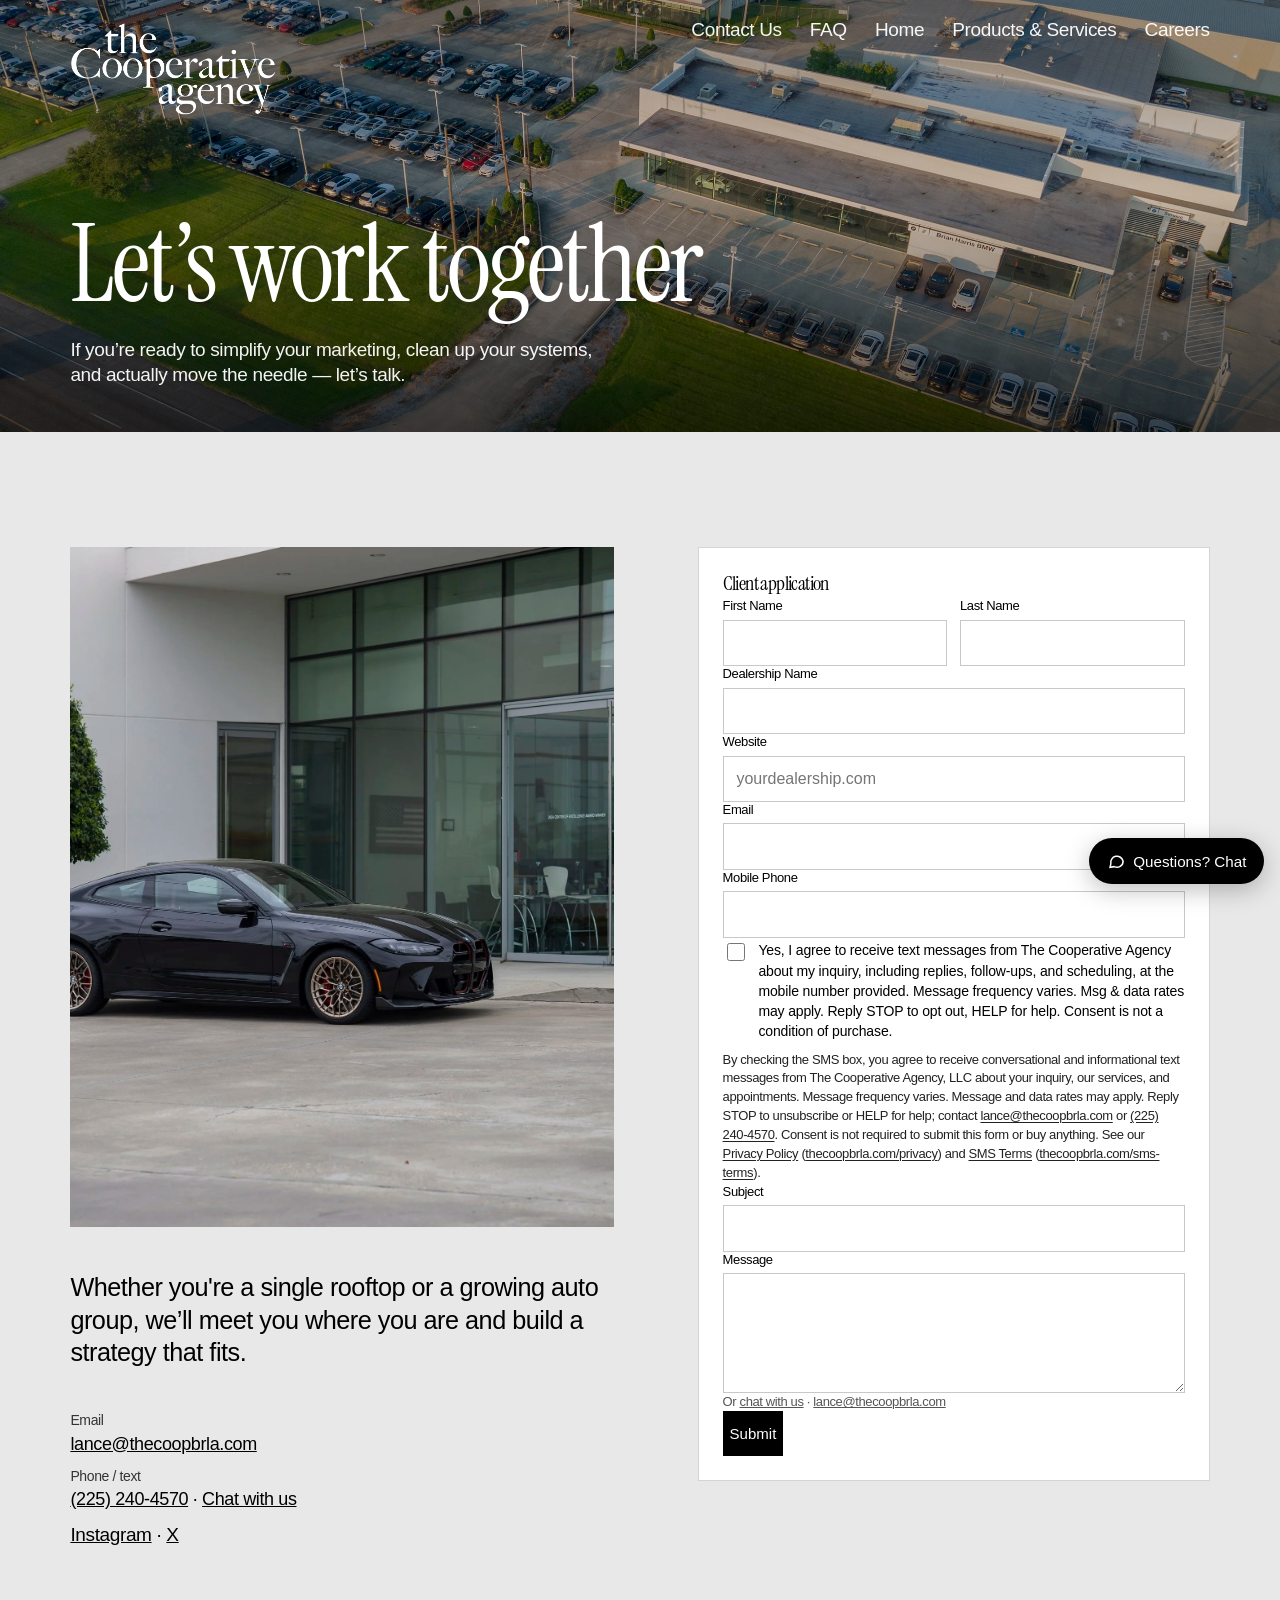
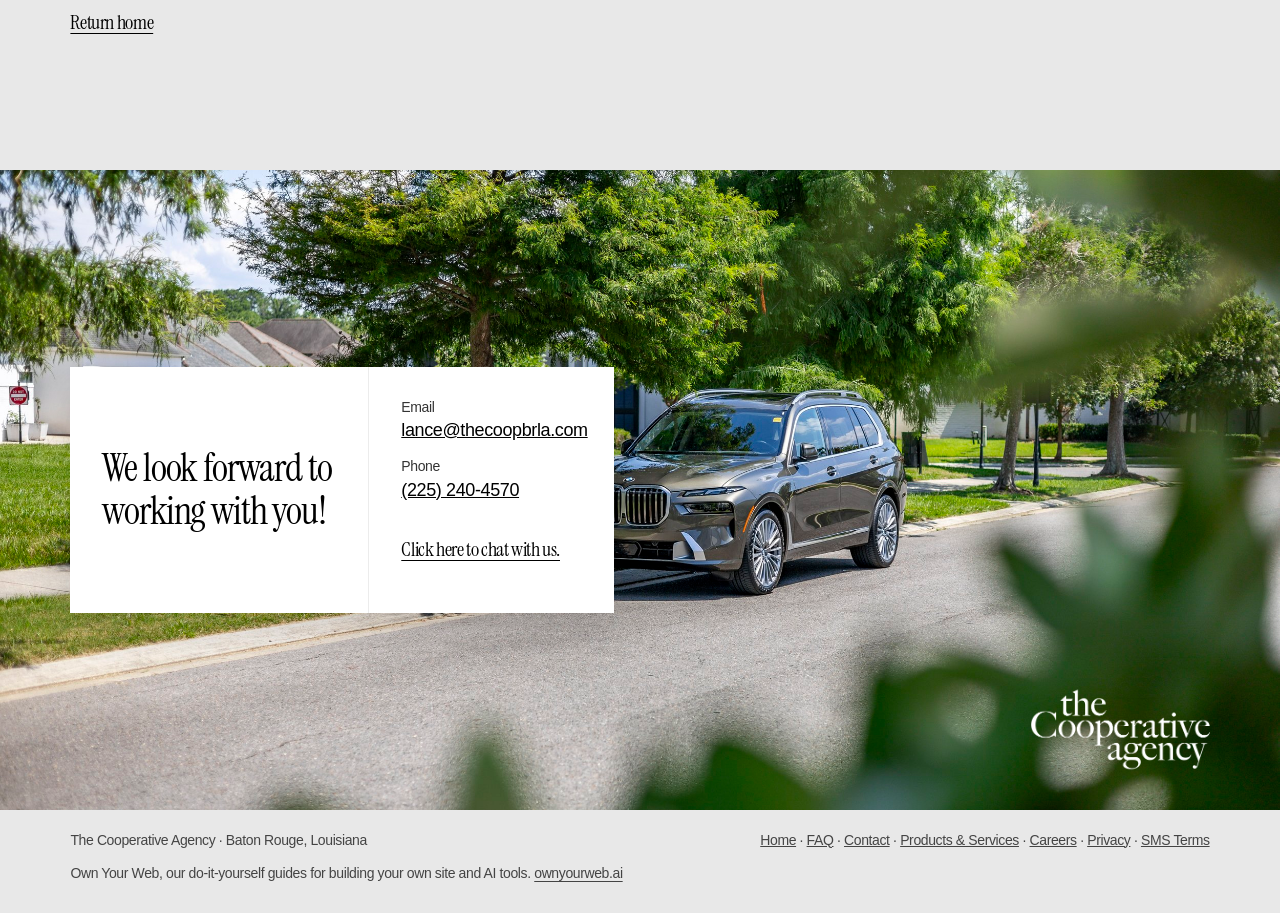
<file: contact.html>
<!DOCTYPE html>
<html lang="en">
<head>
  <meta charset="UTF-8" />
  <meta name="viewport" content="width=device-width, initial-scale=1" />
  <title>Contact — The Cooperative Agency</title>
  <meta name="description" content="Contact The Cooperative Agency. Email lance@thecoopbrla.com · Phone (225) 240-4570. Let’s simplify dealership marketing, clean up systems, and move the needle." />
  <link rel="canonical" href="https://thecoopbrla.com/contact" />
  <link rel="icon" href="./public/images/brand/favicon.ico" />
  <meta property="og:title" content="Contact — The Cooperative Agency" />
  <meta property="og:description" content="Email lance@thecoopbrla.com · Phone (225) 240-4570. Client application for dealership marketing and sales systems." />
  <meta property="og:type" content="website" />
  <meta property="og:url" content="https://thecoopbrla.com/contact" />
  <meta property="og:image" content="https://thecoopbrla.com/public/images/brand/og-1200x630.png" />
  <meta property="og:image:width" content="1200" />
  <meta property="og:image:height" content="630" />
  <meta name="robots" content="index,follow,max-snippet:-1" />
  <link rel="preconnect" href="https://fonts.googleapis.com" />
  <link rel="preconnect" href="https://fonts.gstatic.com" crossorigin />
  <link href="https://fonts.googleapis.com/css2?family=Instrument+Serif:ital@0;1&display=swap" rel="stylesheet" />
  <link rel="stylesheet" href="./css/site.css?v=sms1" />
  <script type="application/ld+json">
  {
    "@context": "https://schema.org",
    "@type": "ContactPage",
    "name": "Contact The Cooperative Agency",
    "url": "https://thecoopbrla.com/contact",
    "mainEntity": {
      "@type": "Organization",
      "name": "The Cooperative Agency",
      "url": "https://thecoopbrla.com/",
      "email": "lance@thecoopbrla.com",
      "telephone": "+1-225-240-4570",
      "address": {
        "@type": "PostalAddress",
        "streetAddress": "12540 Airline Highway",
        "addressLocality": "Baton Rouge",
        "addressRegion": "Louisiana",
        "postalCode": "70817",
        "addressCountry": "US"
      },
      "sameAs": [
        "https://www.instagram.com/thecooperativeagency/",
        "https://x.com/cooperativebrla"
      ],
      "areaServed": "Baton Rouge, Louisiana",
      "description": "Full-service marketing and sales systems consultancy specializing in automotive dealerships."
    }
  }
  </script>
</head>
<body>
  <section class="page-hero page-hero--contact" aria-label="Contact">
    <div class="page-hero__media">
      <img src="./public/images/drone-august.jpg" alt="Aerial view of a dealership lot" width="2500" height="1407" fetchpriority="high" />
    </div>
    <div class="page-hero__shade"></div>
    <header class="site-header">
      <a href="./" aria-label="The Cooperative Agency home">
        <img class="logo-wordmark" src="./public/images/brand/logo-wordmark-white.png" alt="The Cooperative Agency" width="1598" height="795" />
      </a>
      <nav class="nav nav--light" aria-label="Primary">
        <a href="./contact.html" aria-current="page">Contact Us</a>
        <a href="./faq.html">FAQ</a>
        <a href="./">Home</a>
        <a href="./products-and-services.html">Products &amp; Services</a>
        <a href="./careers.html">Careers</a>
      </nav>
    </header>
    <div class="page-hero__content">
      <h1 class="display">Let’s work together</h1>
      <p class="body page-hero__lede">If you’re ready to simplify your marketing, clean up your systems, and actually move the needle — let’s talk.</p>
    </div>
  </section>

  <main class="section section--loose" id="contact">
    <div class="inner">
      <div class="form-shell form-shell--contact">
        <div class="stack-lg contact-copy">
          <div class="photo photo--portrait contact-photo">
            <img src="./public/images/2025-BMW-M4CS-Black-35.jpg" alt="Black BMW performance coupe on lot" width="2500" height="1667" loading="lazy" />
          </div>
          <p class="body-lg mw-prose">Whether you're a single rooftop or a growing auto group, we’ll meet you where you are and build a strategy that fits.</p>
          <div class="stack-sm contact-direct">
            <div>
              <p class="label">Email</p>
              <p class="value"><a href="mailto:lance@thecoopbrla.com">lance@thecoopbrla.com</a></p>
            </div>
            <div>
              <p class="label">Phone / text</p>
              <p class="value"><a href="tel:+12252404570">(225) 240-4570</a> · <a href="/contact" data-coop-chat aria-haspopup="dialog">Chat with us</a></p>
            </div>
            <p class="body"><a href="https://www.instagram.com/thecooperativeagency/">Instagram</a> · <a href="https://x.com/cooperativebrla">X</a></p>
          </div>
          <p><a class="link-cta-sm" href="./">Return home</a></p>
        </div>

        <form class="form js-contact" action="/api/contact" method="post" aria-label="Client application">
          <p class="form-thanks">Thanks — your message is in good hands, and a real person will read it. If it’s easier, you can also <a href="/contact" data-coop-chat aria-haspopup="dialog">chat with us</a> or call (225) 240-4570.</p>
          <div class="form-fields">
          <p class="display-xs">Client application</p>
          <div class="row">
            <label>First Name<input name="first" autocomplete="given-name" required /></label>
            <label>Last Name<input name="last" autocomplete="family-name" required /></label>
          </div>
          <label>Dealership Name<input name="dealership" required /></label>
          <label>Website<input name="website" type="text" inputmode="url" placeholder="yourdealership.com" autocomplete="url" /></label>
          <label>Email<input name="email" type="email" autocomplete="email" required /></label>
          <label>Mobile Phone<input name="phone" type="tel" autocomplete="tel" required /></label>
          <div class="sms-consent">
            <label class="check check--sms">
              <input type="checkbox" name="sms_consent" value="yes" autocomplete="off" aria-describedby="sms-disclosure" />
              <span>Yes, I agree to receive text messages from The Cooperative Agency about my inquiry, including replies, follow-ups, and scheduling, at the mobile number provided. Message frequency varies. Msg &amp; data rates may apply. Reply STOP to opt out, HELP for help. Consent is not a condition of purchase.</span>
            </label>
            <p class="sms-disclosure" id="sms-disclosure">By checking the SMS box, you agree to receive conversational and informational text messages from The Cooperative Agency, LLC about your inquiry, our services, and appointments. Message frequency varies. Message and data rates may apply. Reply STOP to unsubscribe or HELP for help; contact <a href="mailto:lance@thecoopbrla.com">lance@thecoopbrla.com</a> or <a href="tel:+12252404570">(225) 240-4570</a>. Consent is not required to submit this form or buy anything. See our <a href="/privacy">Privacy Policy</a> (<a href="/privacy">thecoopbrla.com/privacy</a>) and <a href="/sms-terms">SMS Terms</a> (<a href="/sms-terms">thecoopbrla.com/sms-terms</a>).</p>
            <input type="hidden" name="sms_consent_version" value="2026-10-26" />
            <input type="hidden" name="sms_consent_text" value="Yes, I agree to receive text messages from The Cooperative Agency about my inquiry, including replies, follow-ups, and scheduling, at the mobile number provided. Message frequency varies. Msg &amp; data rates may apply. Reply STOP to opt out, HELP for help. Consent is not a condition of purchase.&#10;By checking the SMS box, you agree to receive conversational and informational text messages from The Cooperative Agency, LLC about your inquiry, our services, and appointments. Message frequency varies. Message and data rates may apply. Reply STOP to unsubscribe or HELP for help; contact lance@thecoopbrla.com or (225) 240-4570. Consent is not required to submit this form or buy anything. See our Privacy Policy (thecoopbrla.com/privacy) and SMS Terms (thecoopbrla.com/sms-terms)." />
          </div>
          <label>Subject<input name="subject" required /></label>
          <label>Message<textarea name="message" required></textarea></label>
          <div aria-hidden="true" style="position:absolute;left:-9999px;width:1px;height:1px;overflow:hidden"><label>Leave blank<input name="company_url" tabindex="-1" autocomplete="off" /></label></div>
          <p class="note">Or <a href="/contact" data-coop-chat aria-haspopup="dialog">chat with us</a> · <a href="mailto:lance@thecoopbrla.com">lance@thecoopbrla.com</a></p>
          <p class="form-error" role="alert"></p>
          <button type="submit">Submit</button>
          </div>
        </form>
      </div>
    </div>
  </main>

  <section class="footer-band" aria-label="Contact footer">
    <div class="footer-band__media">
      <img src="./public/images/X7-in-Willow-Grove-7.jpg" alt="BMW X7 on a tree-lined street" width="2500" height="1667" loading="lazy" />
    </div>
    <div class="footer-band__inner">
      <div class="footer-card">
        <div class="footer-card__left">
          <p class="display-sm">We look forward to working with you!</p>
        </div>
        <div class="footer-card__right">
          <div>
            <p class="label">Email</p>
            <p class="value"><a href="mailto:lance@thecoopbrla.com">lance@thecoopbrla.com</a></p>
          </div>
          <div>
            <p class="label">Phone</p>
            <p class="value"><a href="tel:+12252404570">(225) 240-4570</a></p>
          </div>
          <p><a class="link-cta-sm" href="/contact" data-coop-chat aria-haspopup="dialog">Click here to chat with us.</a></p>
        </div>
      </div>
    </div>
    <img class="footer-logo" src="./public/images/brand/logo-wordmark-white.png" alt="The Cooperative Agency" width="1598" height="795" />
  </section>

  <div class="site-footer-mini">
    <span>The Cooperative Agency · Baton Rouge, Louisiana</span>
    <span><a href="./">Home</a> · <a href="./faq.html">FAQ</a> · <a href="./contact.html">Contact</a> · <a href="./products-and-services.html">Products &amp; Services</a> · <a href="./careers.html">Careers</a> · <a href="./privacy.html">Privacy</a> · <a href="./sms-terms.html">SMS Terms</a></span>
    <p class="site-footer-mini__oyw">Own Your Web, our do-it-yourself guides for building your own site and AI tools. <a href="https://ownyourweb.ai">ownyourweb.ai</a></p>
  </div>
  <script src="./js/contact-form.js?v=sms2"></script>
  <script src="./js/chat-widget.js?v=8316a52" defer></script>
</body>
</html>
</file>
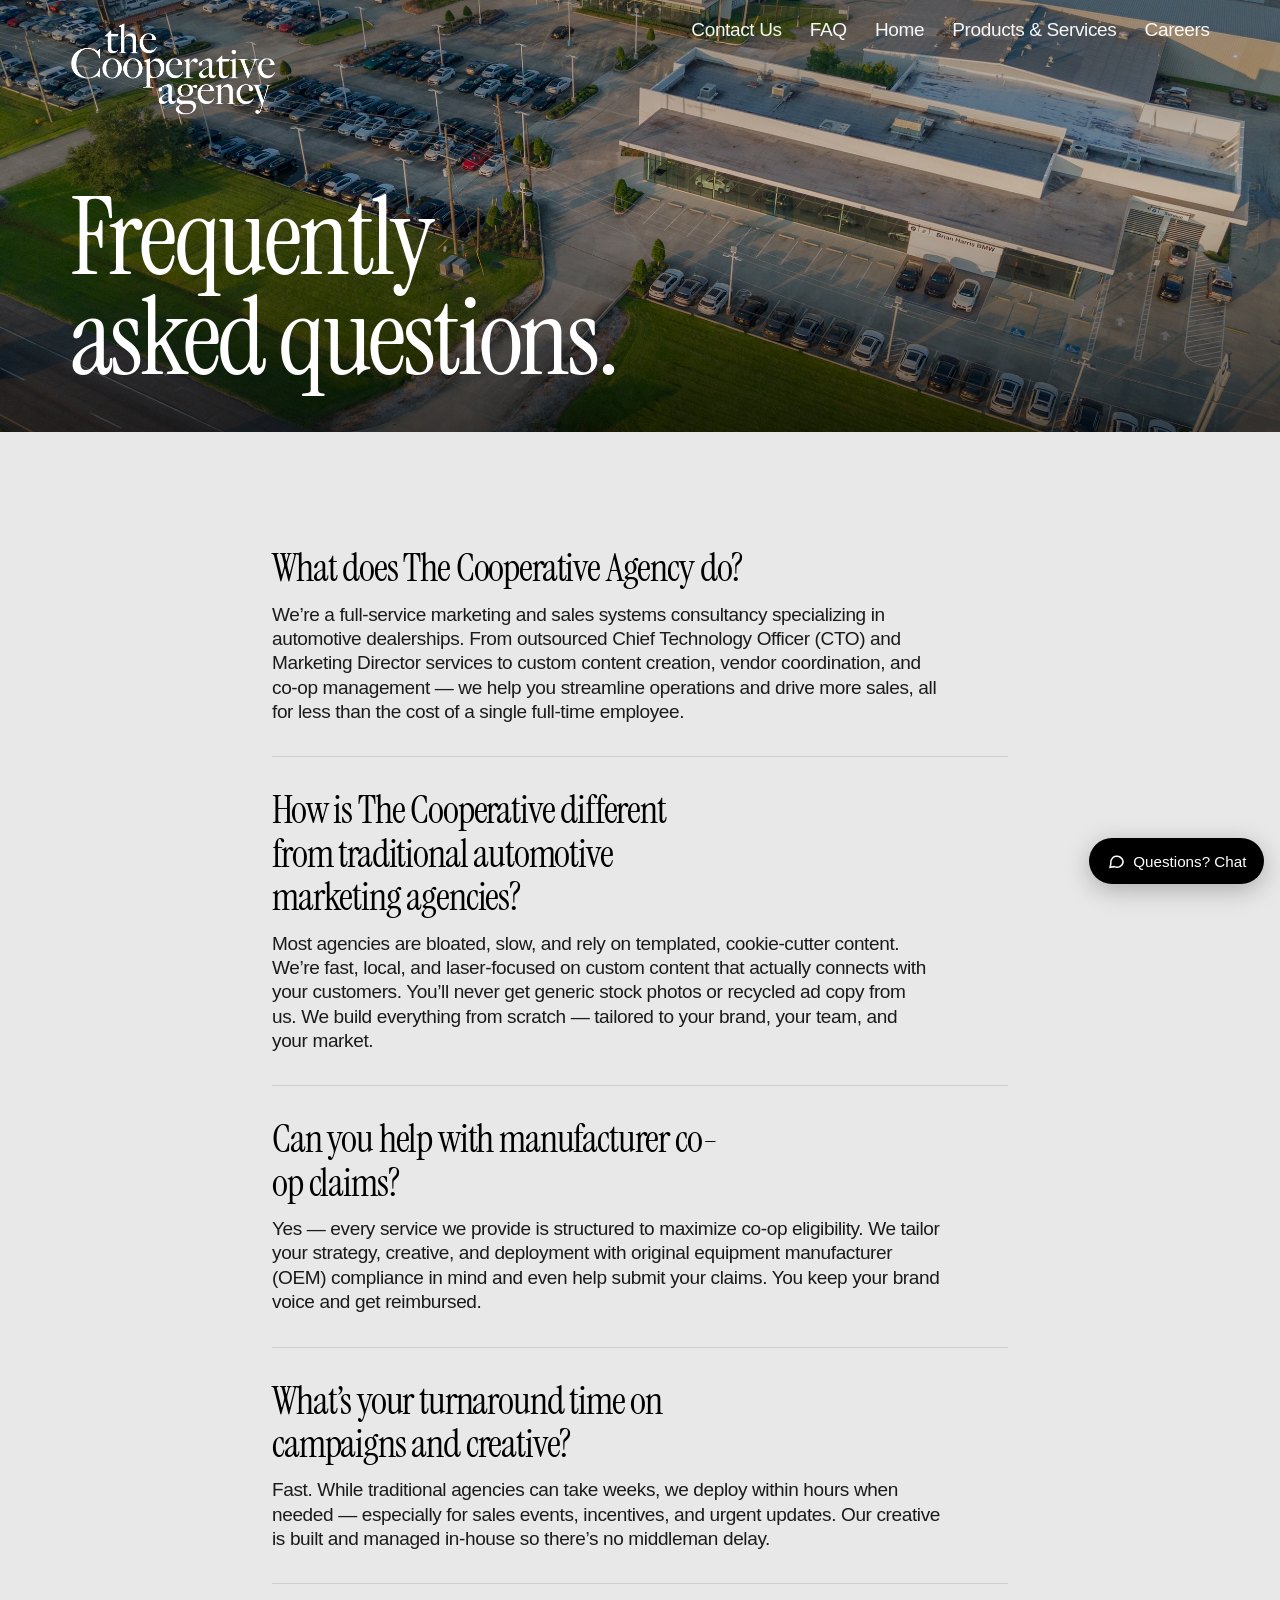
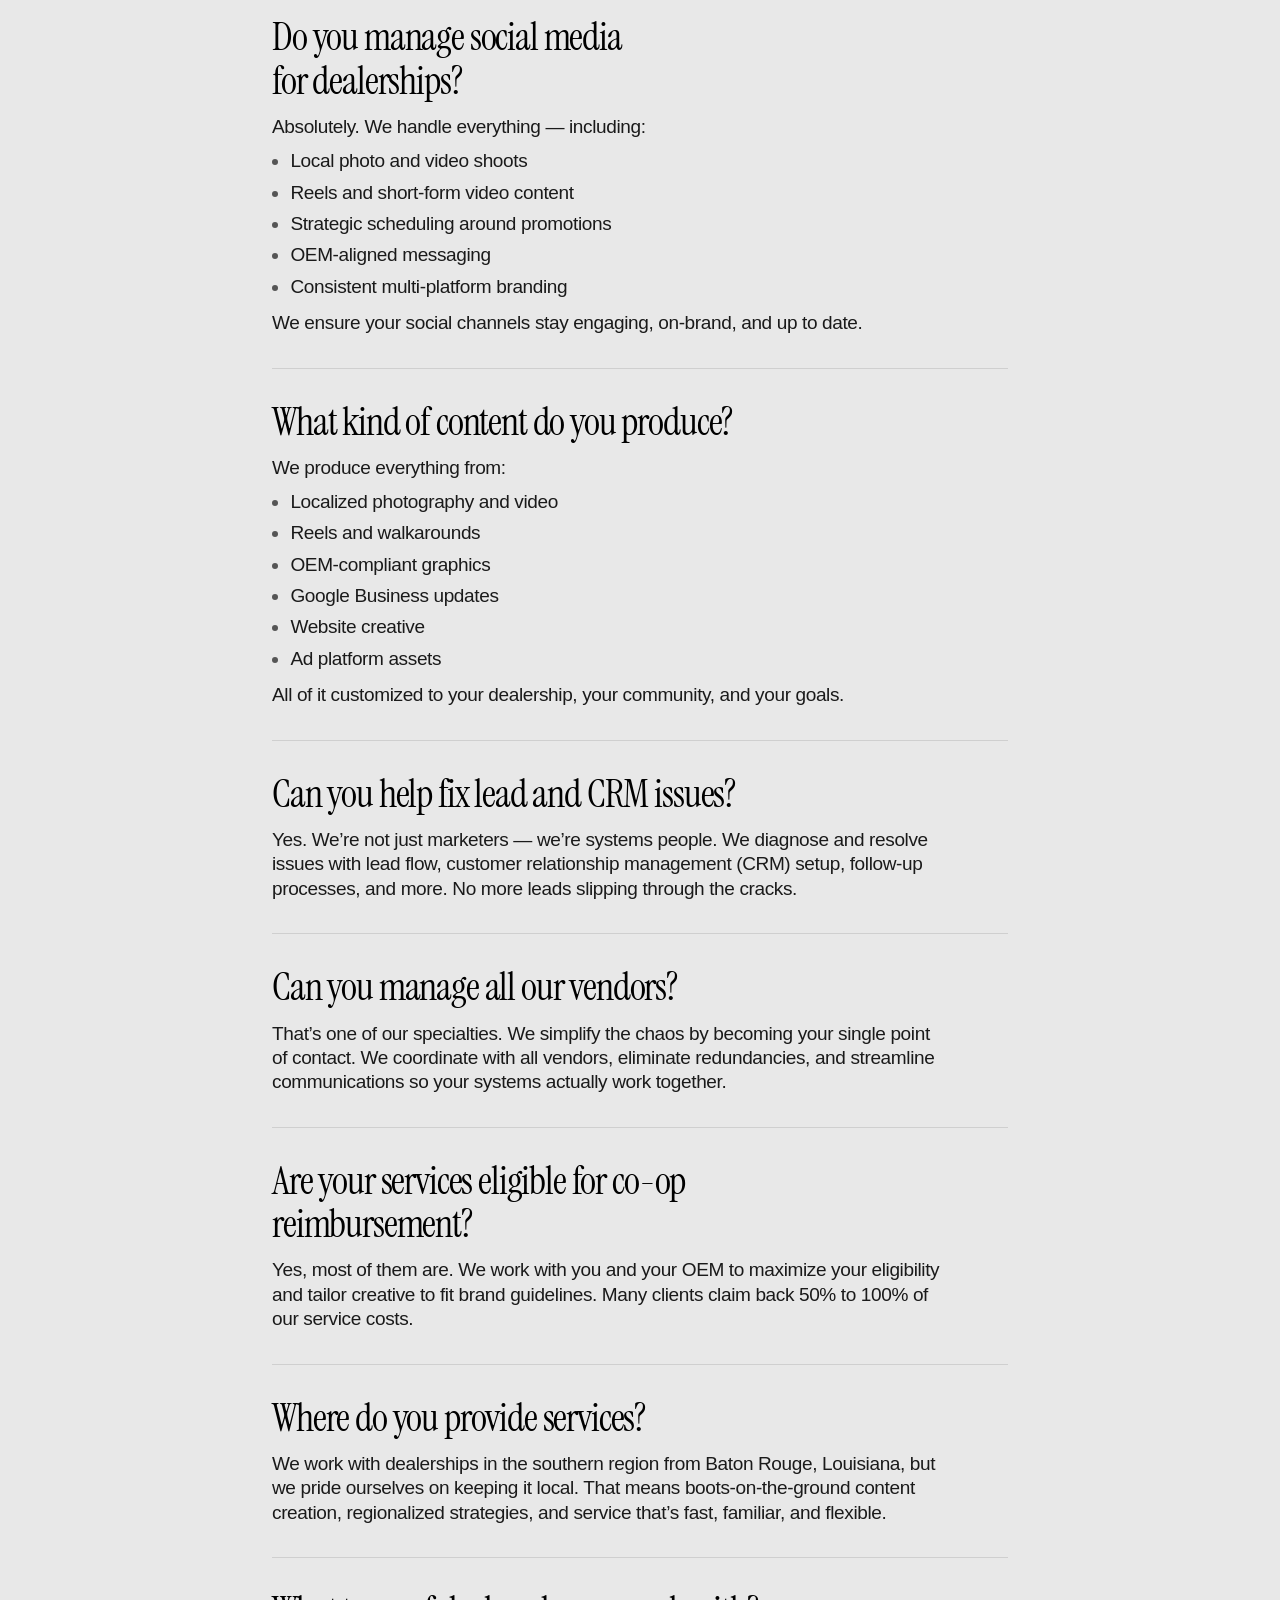
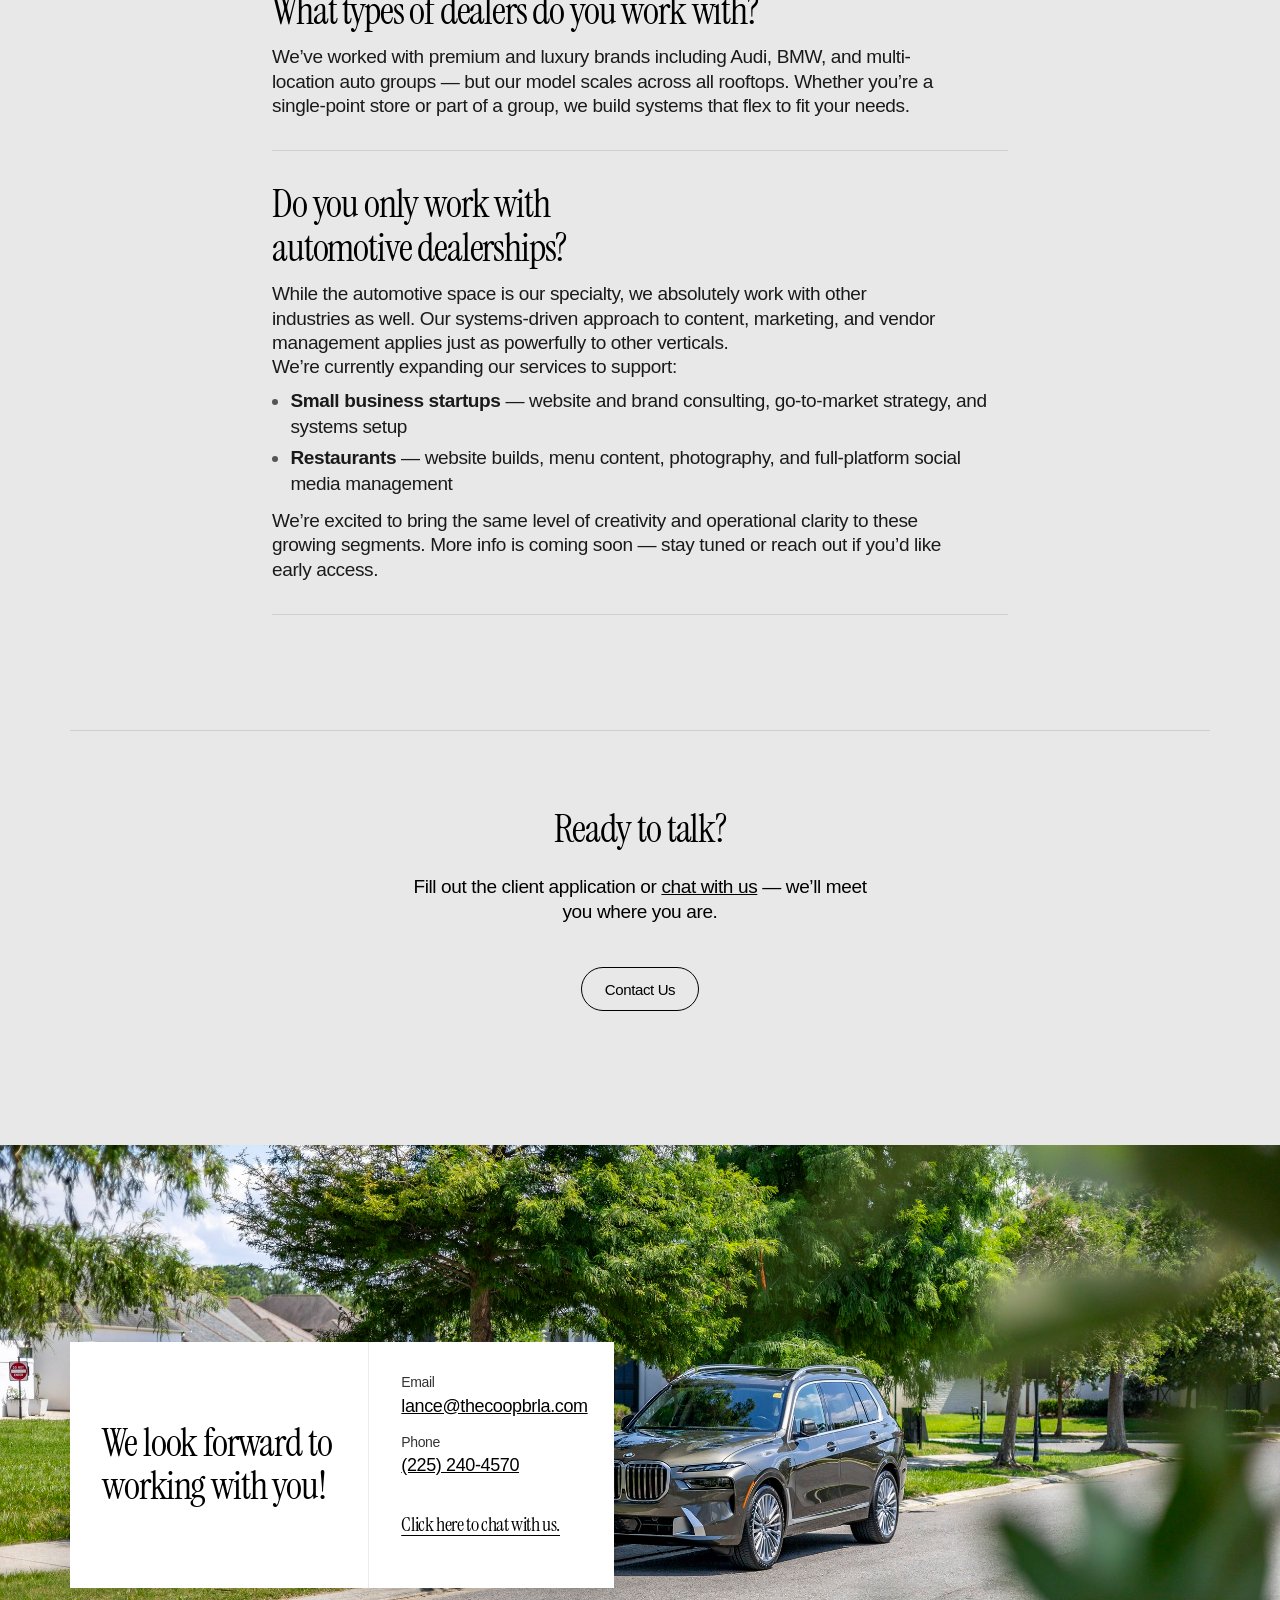
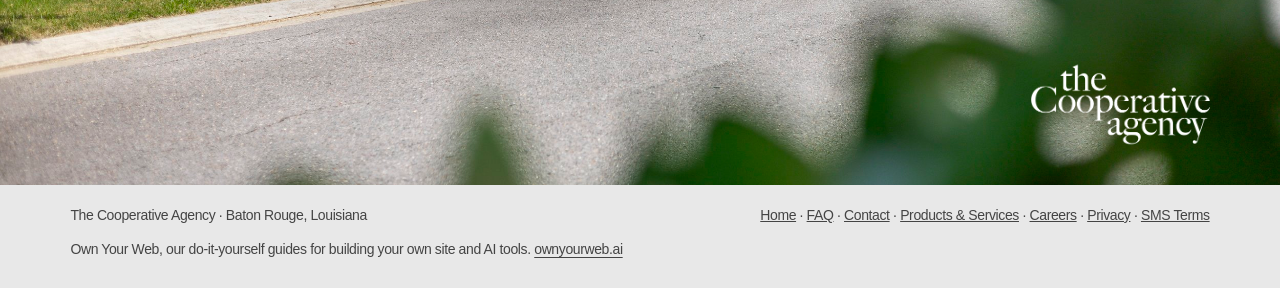
<file: faq.html>
<!DOCTYPE html>
<html lang="en">
<head>
  <meta charset="UTF-8" />
  <meta name="viewport" content="width=device-width, initial-scale=1" />
  <title>FAQ — The Cooperative Agency</title>
  <meta name="description" content="FAQ for The Cooperative Agency: full-service dealership marketing and sales systems, co-op claims, social, custom content, CRM/lead fixes, vendor management, southern-region service, and multi-industry work." />
  <link rel="canonical" href="https://thecoopbrla.com/faq" />
  <link rel="icon" href="./public/images/brand/favicon.ico" />
  <meta property="og:title" content="FAQ — The Cooperative Agency" />
  <meta property="og:description" content="Straight answers on what The Cooperative Agency does for dealerships: systems, content, co-op, CRM, vendors, and more." />
  <meta property="og:type" content="website" />
  <meta property="og:url" content="https://thecoopbrla.com/faq" />
  <meta property="og:image" content="https://thecoopbrla.com/public/images/brand/og-1200x630.png" />
  <meta property="og:image:width" content="1200" />
  <meta property="og:image:height" content="630" />
  <meta name="robots" content="index,follow,max-snippet:-1,max-image-preview:large" />
  <link rel="preconnect" href="https://fonts.googleapis.com" />
  <link rel="preconnect" href="https://fonts.gstatic.com" crossorigin />
  <link href="https://fonts.googleapis.com/css2?family=Instrument+Serif:ital@0;1&display=swap" rel="stylesheet" />
  <link rel="stylesheet" href="./css/site.css?v=sms1" />
  <script type="application/ld+json">
  {
    "@context": "https://schema.org",
    "@type": "FAQPage",
    "mainEntity": [
      {
        "@type": "Question",
        "name": "What does The Cooperative Agency do?",
        "acceptedAnswer": {
          "@type": "Answer",
          "text": "We’re a full-service marketing and sales systems consultancy specializing in automotive dealerships. From outsourced Chief Technology Officer (CTO) and Marketing Director services to custom content creation, vendor coordination, and co-op management — we help you streamline operations and drive more sales, all for less than the cost of a single full-time employee."
        }
      },
      {
        "@type": "Question",
        "name": "How is The Cooperative different from traditional automotive marketing agencies?",
        "acceptedAnswer": {
          "@type": "Answer",
          "text": "Most agencies are bloated, slow, and rely on templated, cookie-cutter content. We’re fast, local, and laser-focused on custom content that actually connects with your customers. You’ll never get generic stock photos or recycled ad copy from us. We build everything from scratch — tailored to your brand, your team, and your market."
        }
      },
      {
        "@type": "Question",
        "name": "Can you help with manufacturer co-op claims?",
        "acceptedAnswer": {
          "@type": "Answer",
          "text": "Yes — every service we provide is structured to maximize co-op eligibility. We tailor your strategy, creative, and deployment with original equipment manufacturer (OEM) compliance in mind and even help submit your claims. You keep your brand voice and get reimbursed."
        }
      },
      {
        "@type": "Question",
        "name": "What’s your turnaround time on campaigns and creative?",
        "acceptedAnswer": {
          "@type": "Answer",
          "text": "Fast. While traditional agencies can take weeks, we deploy within hours when needed — especially for sales events, incentives, and urgent updates. Our creative is built and managed in-house so there’s no middleman delay."
        }
      },
      {
        "@type": "Question",
        "name": "Do you manage social media for dealerships?",
        "acceptedAnswer": {
          "@type": "Answer",
          "text": "Absolutely. We handle everything including local photo and video shoots, reels and short-form video content, strategic scheduling around promotions, OEM-aligned messaging, and consistent multi-platform branding. We ensure your social channels stay engaging, on-brand, and up to date."
        }
      },
      {
        "@type": "Question",
        "name": "What kind of content do you produce?",
        "acceptedAnswer": {
          "@type": "Answer",
          "text": "We produce localized photography and video, reels and walkarounds, OEM-compliant graphics, Google Business updates, website creative, and ad platform assets — all customized to your dealership, your community, and your goals."
        }
      },
      {
        "@type": "Question",
        "name": "Can you help fix lead and CRM issues?",
        "acceptedAnswer": {
          "@type": "Answer",
          "text": "Yes. We’re not just marketers — we’re systems people. We diagnose and resolve issues with lead flow, customer relationship management (CRM) setup, follow-up processes, and more. No more leads slipping through the cracks."
        }
      },
      {
        "@type": "Question",
        "name": "Can you manage all our vendors?",
        "acceptedAnswer": {
          "@type": "Answer",
          "text": "That’s one of our specialties. We simplify the chaos by becoming your single point of contact. We coordinate with all vendors, eliminate redundancies, and streamline communications so your systems actually work together."
        }
      },
      {
        "@type": "Question",
        "name": "Are your services eligible for co-op reimbursement?",
        "acceptedAnswer": {
          "@type": "Answer",
          "text": "Yes, most of them are. We work with you and your OEM to maximize your eligibility and tailor creative to fit brand guidelines. Many clients claim back 50% to 100% of our service costs."
        }
      },
      {
        "@type": "Question",
        "name": "Where do you provide services?",
        "acceptedAnswer": {
          "@type": "Answer",
          "text": "We work with dealerships in the southern region from Baton Rouge, Louisiana, but we pride ourselves on keeping it local. That means boots-on-the-ground content creation, regionalized strategies, and service that’s fast, familiar, and flexible."
        }
      },
      {
        "@type": "Question",
        "name": "What types of dealers do you work with?",
        "acceptedAnswer": {
          "@type": "Answer",
          "text": "We’ve worked with premium and luxury brands including Audi, BMW, and multi-location auto groups — but our model scales across all rooftops. Whether you’re a single-point store or part of a group, we build systems that flex to fit your needs."
        }
      },
      {
        "@type": "Question",
        "name": "Do you only work with automotive dealerships?",
        "acceptedAnswer": {
          "@type": "Answer",
          "text": "While the automotive space is our specialty, we absolutely work with other industries as well. Our systems-driven approach to content, marketing, and vendor management applies just as powerfully to other verticals. We’re currently expanding services to support small business startups (website and brand consulting, go-to-market strategy, and systems setup) and restaurants (website builds, menu content, photography, and full-platform social media management). More info is coming soon — stay tuned or reach out if you’d like early access."
        }
      }
    ]
  }
  </script>
</head>
<body>
  <section class="page-hero" aria-label="FAQ">
    <div class="page-hero__media">
      <img src="./public/images/drone-august-2.jpg" alt="Aerial view of a dealership lot" width="2500" height="1407" fetchpriority="high" />
    </div>
    <div class="page-hero__shade"></div>
    <header class="site-header">
      <a href="./" aria-label="The Cooperative Agency home">
        <img class="logo-wordmark" src="./public/images/brand/logo-wordmark-white.png" alt="The Cooperative Agency" width="1598" height="795" />
      </a>
      <nav class="nav nav--light" aria-label="Primary">
        <a href="./contact.html">Contact Us</a>
        <a href="./faq.html" aria-current="page">FAQ</a>
        <a href="./">Home</a>
        <a href="./products-and-services.html">Products &amp; Services</a>
        <a href="./careers.html">Careers</a>
      </nav>
    </header>
    <div class="page-hero__content">
      <h1 class="display">Frequently asked questions.</h1>
    </div>
  </section>

  <main class="section section--loose" id="faq">
    <div class="inner">
      <div class="faq-list" itemscope itemtype="https://schema.org/FAQPage">

        <article class="faq-item" itemscope itemprop="mainEntity" itemtype="https://schema.org/Question">
          <h2 class="display-sm" itemprop="name">What does The Cooperative Agency do?</h2>
          <div itemscope itemprop="acceptedAnswer" itemtype="https://schema.org/Answer">
            <p class="body" itemprop="text">We’re a full-service marketing and sales systems consultancy specializing in automotive dealerships. From outsourced Chief Technology Officer (CTO) and Marketing Director services to custom content creation, vendor coordination, and co-op management — we help you streamline operations and drive more sales, all for less than the cost of a single full-time employee.</p>
          </div>
        </article>

        <article class="faq-item" itemscope itemprop="mainEntity" itemtype="https://schema.org/Question">
          <h2 class="display-sm" itemprop="name">How is The Cooperative different from traditional automotive marketing agencies?</h2>
          <div itemscope itemprop="acceptedAnswer" itemtype="https://schema.org/Answer">
            <p class="body" itemprop="text">Most agencies are bloated, slow, and rely on templated, cookie-cutter content. We’re fast, local, and laser-focused on custom content that actually connects with your customers. You’ll never get generic stock photos or recycled ad copy from us. We build everything from scratch — tailored to your brand, your team, and your market.</p>
          </div>
        </article>

        <article class="faq-item" itemscope itemprop="mainEntity" itemtype="https://schema.org/Question">
          <h2 class="display-sm" itemprop="name">Can you help with manufacturer co-op claims?</h2>
          <div itemscope itemprop="acceptedAnswer" itemtype="https://schema.org/Answer">
            <p class="body" itemprop="text">Yes — every service we provide is structured to maximize co-op eligibility. We tailor your strategy, creative, and deployment with original equipment manufacturer (OEM) compliance in mind and even help submit your claims. You keep your brand voice and get reimbursed.</p>
          </div>
        </article>

        <article class="faq-item" itemscope itemprop="mainEntity" itemtype="https://schema.org/Question">
          <h2 class="display-sm" itemprop="name">What’s your turnaround time on campaigns and creative?</h2>
          <div itemscope itemprop="acceptedAnswer" itemtype="https://schema.org/Answer">
            <p class="body" itemprop="text">Fast. While traditional agencies can take weeks, we deploy within hours when needed — especially for sales events, incentives, and urgent updates. Our creative is built and managed in-house so there’s no middleman delay.</p>
          </div>
        </article>

        <article class="faq-item" itemscope itemprop="mainEntity" itemtype="https://schema.org/Question">
          <h2 class="display-sm" itemprop="name">Do you manage social media for dealerships?</h2>
          <div itemscope itemprop="acceptedAnswer" itemtype="https://schema.org/Answer">
            <div itemprop="text">
              <p class="body">Absolutely. We handle everything — including:</p>
              <ul class="faq-bullets">
                <li>Local photo and video shoots</li>
                <li>Reels and short-form video content</li>
                <li>Strategic scheduling around promotions</li>
                <li>OEM-aligned messaging</li>
                <li>Consistent multi-platform branding</li>
              </ul>
              <p class="body">We ensure your social channels stay engaging, on-brand, and up to date.</p>
            </div>
          </div>
        </article>

        <article class="faq-item" itemscope itemprop="mainEntity" itemtype="https://schema.org/Question">
          <h2 class="display-sm" itemprop="name">What kind of content do you produce?</h2>
          <div itemscope itemprop="acceptedAnswer" itemtype="https://schema.org/Answer">
            <div itemprop="text">
              <p class="body">We produce everything from:</p>
              <ul class="faq-bullets">
                <li>Localized photography and video</li>
                <li>Reels and walkarounds</li>
                <li>OEM-compliant graphics</li>
                <li>Google Business updates</li>
                <li>Website creative</li>
                <li>Ad platform assets</li>
              </ul>
              <p class="body">All of it customized to your dealership, your community, and your goals.</p>
            </div>
          </div>
        </article>

        <article class="faq-item" itemscope itemprop="mainEntity" itemtype="https://schema.org/Question">
          <h2 class="display-sm" itemprop="name">Can you help fix lead and CRM issues?</h2>
          <div itemscope itemprop="acceptedAnswer" itemtype="https://schema.org/Answer">
            <p class="body" itemprop="text">Yes. We’re not just marketers — we’re systems people. We diagnose and resolve issues with lead flow, customer relationship management (CRM) setup, follow-up processes, and more. No more leads slipping through the cracks.</p>
          </div>
        </article>

        <article class="faq-item" itemscope itemprop="mainEntity" itemtype="https://schema.org/Question">
          <h2 class="display-sm" itemprop="name">Can you manage all our vendors?</h2>
          <div itemscope itemprop="acceptedAnswer" itemtype="https://schema.org/Answer">
            <p class="body" itemprop="text">That’s one of our specialties. We simplify the chaos by becoming your single point of contact. We coordinate with all vendors, eliminate redundancies, and streamline communications so your systems actually work together.</p>
          </div>
        </article>

        <article class="faq-item" itemscope itemprop="mainEntity" itemtype="https://schema.org/Question">
          <h2 class="display-sm" itemprop="name">Are your services eligible for co-op reimbursement?</h2>
          <div itemscope itemprop="acceptedAnswer" itemtype="https://schema.org/Answer">
            <p class="body" itemprop="text">Yes, most of them are. We work with you and your OEM to maximize your eligibility and tailor creative to fit brand guidelines. Many clients claim back 50% to 100% of our service costs.</p>
          </div>
        </article>

        <article class="faq-item" itemscope itemprop="mainEntity" itemtype="https://schema.org/Question">
          <h2 class="display-sm" itemprop="name">Where do you provide services?</h2>
          <div itemscope itemprop="acceptedAnswer" itemtype="https://schema.org/Answer">
            <p class="body" itemprop="text">We work with dealerships in the southern region from Baton Rouge, Louisiana, but we pride ourselves on keeping it local. That means boots-on-the-ground content creation, regionalized strategies, and service that’s fast, familiar, and flexible.</p>
          </div>
        </article>

        <article class="faq-item" itemscope itemprop="mainEntity" itemtype="https://schema.org/Question">
          <h2 class="display-sm" itemprop="name">What types of dealers do you work with?</h2>
          <div itemscope itemprop="acceptedAnswer" itemtype="https://schema.org/Answer">
            <p class="body" itemprop="text">We’ve worked with premium and luxury brands including Audi, BMW, and multi-location auto groups — but our model scales across all rooftops. Whether you’re a single-point store or part of a group, we build systems that flex to fit your needs.</p>
          </div>
        </article>

        <article class="faq-item" itemscope itemprop="mainEntity" itemtype="https://schema.org/Question">
          <h2 class="display-sm" itemprop="name">Do you only work with automotive dealerships?</h2>
          <div itemscope itemprop="acceptedAnswer" itemtype="https://schema.org/Answer">
            <div itemprop="text">
              <p class="body">While the automotive space is our specialty, we absolutely work with other industries as well. Our systems-driven approach to content, marketing, and vendor management applies just as powerfully to other verticals.</p>
              <p class="body">We’re currently expanding our services to support:</p>
              <ul class="faq-bullets">
                <li><strong>Small business startups</strong> — website and brand consulting, go-to-market strategy, and systems setup</li>
                <li><strong>Restaurants</strong> — website builds, menu content, photography, and full-platform social media management</li>
              </ul>
              <p class="body">We’re excited to bring the same level of creativity and operational clarity to these growing segments. More info is coming soon — stay tuned or reach out if you’d like early access.</p>
            </div>
          </div>
        </article>

      </div>

      <div class="faq-cta stack ta-center">
        <p class="display-sm">Ready to talk?</p>
        <p class="body mw-narrow mx-auto">Fill out the client application or <a href="/contact" data-coop-chat aria-haspopup="dialog">chat with us</a> — we’ll meet you where you are.</p>
        <p><a class="btn-pill" href="./contact.html">Contact Us</a></p>
      </div>
    </div>
  </main>

  <section class="footer-band" aria-label="Contact footer">
    <div class="footer-band__media">
      <img src="./public/images/X7-in-Willow-Grove-7.jpg" alt="BMW X7 on a tree-lined street" width="2500" height="1667" loading="lazy" />
    </div>
    <div class="footer-band__inner">
      <div class="footer-card">
        <div class="footer-card__left">
          <p class="display-sm">We look forward to working with you!</p>
        </div>
        <div class="footer-card__right">
          <div>
            <p class="label">Email</p>
            <p class="value"><a href="mailto:lance@thecoopbrla.com">lance@thecoopbrla.com</a></p>
          </div>
          <div>
            <p class="label">Phone</p>
            <p class="value"><a href="tel:+12252404570">(225) 240-4570</a></p>
          </div>
          <p><a class="link-cta-sm" href="/contact" data-coop-chat aria-haspopup="dialog">Click here to chat with us.</a></p>
        </div>
      </div>
    </div>
    <img class="footer-logo" src="./public/images/brand/logo-wordmark-white.png" alt="The Cooperative Agency" width="1598" height="795" />
  </section>

  <div class="site-footer-mini">
    <span>The Cooperative Agency · Baton Rouge, Louisiana</span>
    <span><a href="./">Home</a> · <a href="./faq.html">FAQ</a> · <a href="./contact.html">Contact</a> · <a href="./products-and-services.html">Products &amp; Services</a> · <a href="./careers.html">Careers</a> · <a href="./privacy.html">Privacy</a> · <a href="./sms-terms.html">SMS Terms</a></span>
    <p class="site-footer-mini__oyw">Own Your Web, our do-it-yourself guides for building your own site and AI tools. <a href="https://ownyourweb.ai">ownyourweb.ai</a></p>
  </div>
  <script src="./js/chat-widget.js?v=8316a52" defer></script>
</body>
</html>
</file>
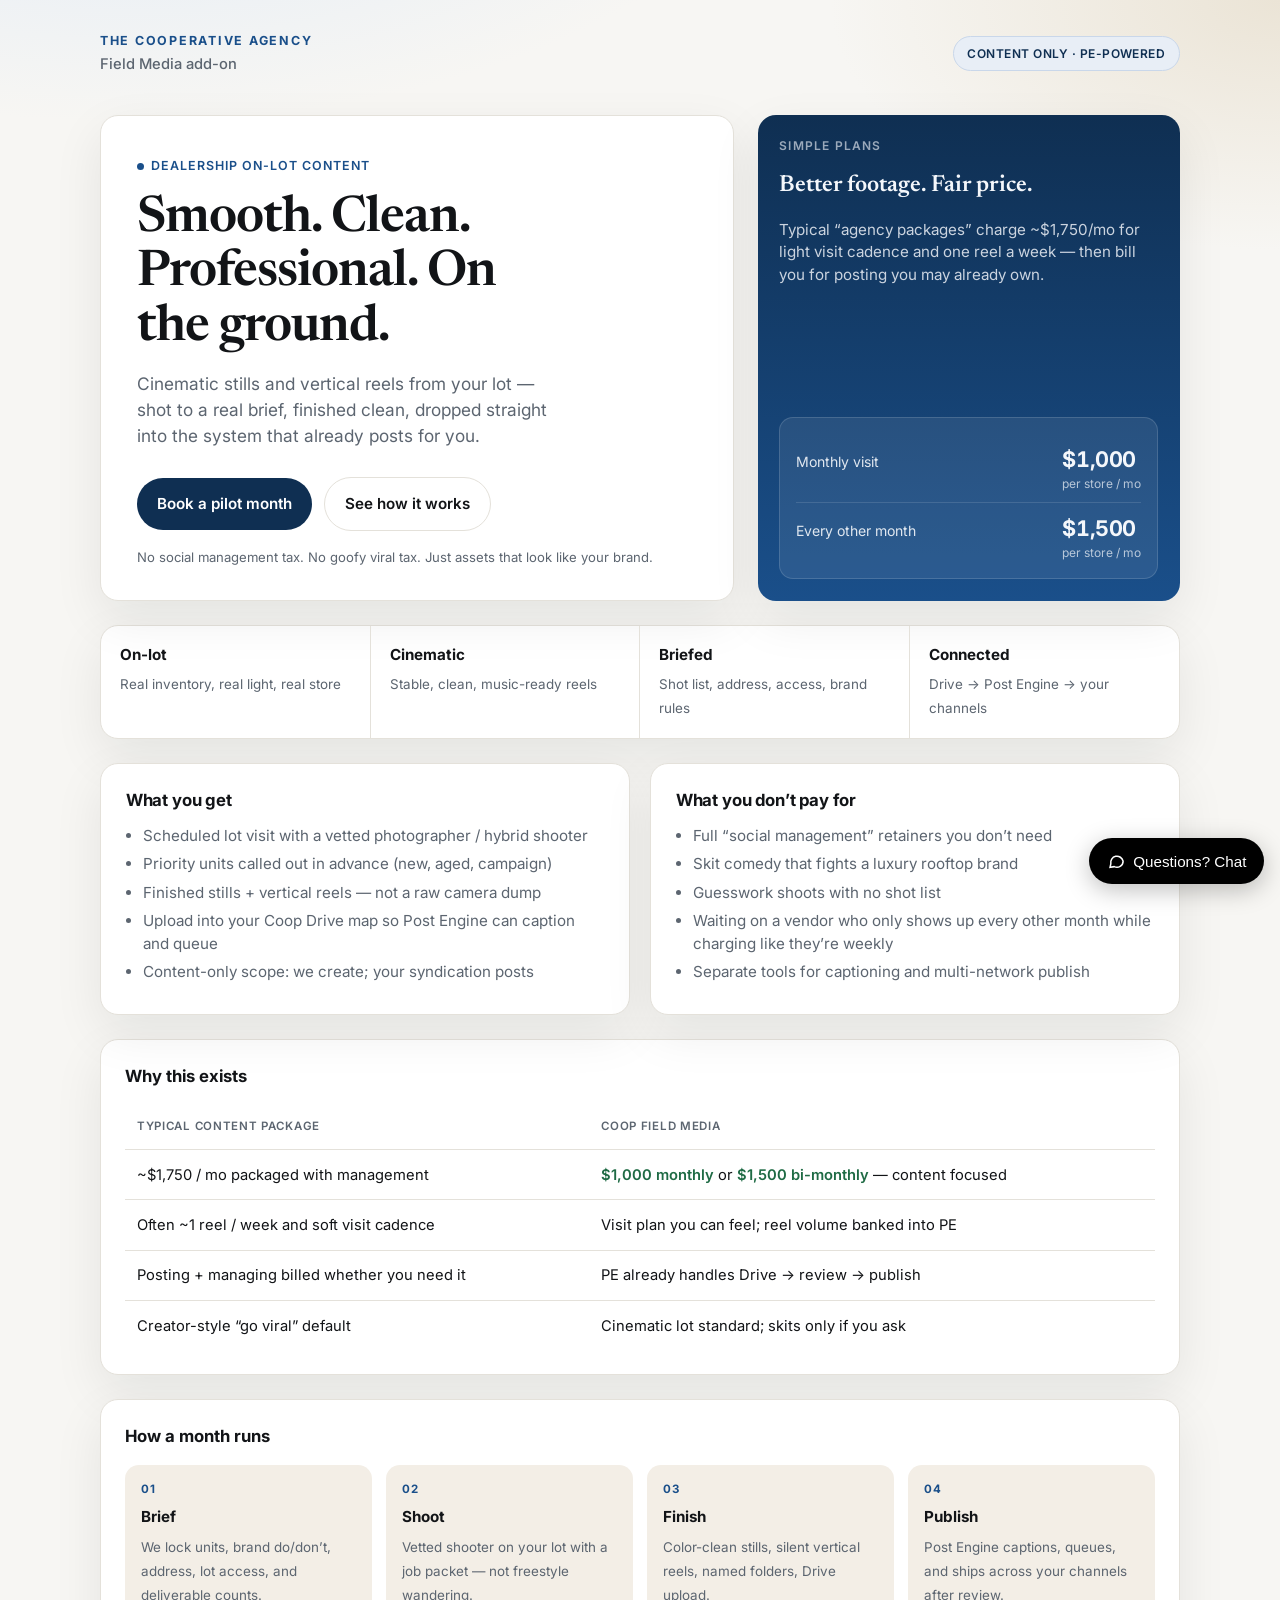
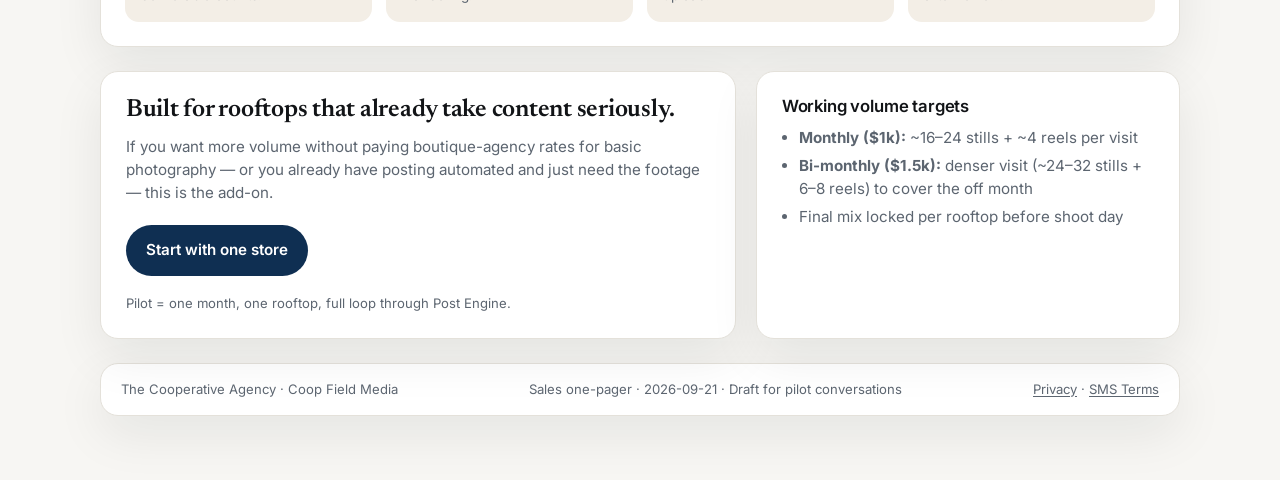
<file: field-media.html>
<!DOCTYPE html>
<html lang="en">
<head>
  <meta charset="UTF-8" />
  <meta name="viewport" content="width=device-width, initial-scale=1" />
  <title>Coop Field Media — On-lot content for dealerships</title>
  <link rel="canonical" href="https://thecoopbrla.com/field-media" />
  <meta name="description" content="Cinematic on-lot photo and reel capture for dealerships. Smooth, clean, professional. From $1,000/mo. Powered by The Cooperative Agency + Post Engine." />
  <link rel="preconnect" href="https://fonts.googleapis.com" />
  <link rel="preconnect" href="https://fonts.gstatic.com" crossorigin />
  <link href="https://fonts.googleapis.com/css2?family=Inter:wght@400;500;600;700&family=Newsreader:opsz,wght@6..72,500;6..72,600&display=swap" rel="stylesheet" />
  <style>
    :root {
      --bg: #f7f6f3;
      --bg-card: #ffffff;
      --ink: #121417;
      --muted: #5c6570;
      --line: #e4e1da;
      --accent: #1a4f8a;
      --accent-2: #0f2f52;
      --good: #1f6b45;
      --warn-bg: #f3eee6;
      --shadow: 0 18px 50px rgba(18, 20, 23, 0.08);
      --radius: 18px;
    }
    * { box-sizing: border-box; }
    html { scroll-behavior: smooth; }
    body {
      margin: 0;
      font-family: Inter, system-ui, -apple-system, sans-serif;
      color: var(--ink);
      background:
        radial-gradient(1200px 600px at 10% -10%, #dfeaf7 0%, transparent 55%),
        radial-gradient(900px 500px at 100% 0%, #ebe4d6 0%, transparent 50%),
        var(--bg);
      line-height: 1.5;
      -webkit-font-smoothing: antialiased;
    }
    .wrap {
      width: min(1080px, calc(100% - 2rem));
      margin: 0 auto;
      padding: 2rem 0 4rem;
    }
    header.top {
      display: flex;
      justify-content: space-between;
      align-items: center;
      gap: 1rem;
      margin-bottom: 2.5rem;
    }
    .brand {
      display: flex;
      flex-direction: column;
      gap: 0.15rem;
    }
    .brand strong {
      font-size: 0.78rem;
      letter-spacing: 0.14em;
      text-transform: uppercase;
      color: var(--accent);
    }
    .brand span {
      font-size: 0.92rem;
      color: var(--muted);
      font-weight: 500;
    }
    .pill {
      font-size: 0.75rem;
      font-weight: 600;
      letter-spacing: 0.04em;
      text-transform: uppercase;
      color: var(--accent-2);
      background: #e8eef6;
      border: 1px solid #c9d7ea;
      border-radius: 999px;
      padding: 0.45rem 0.85rem;
      white-space: nowrap;
    }
    .hero {
      display: grid;
      grid-template-columns: 1.35fr 0.9fr;
      gap: 1.5rem;
      align-items: stretch;
      margin-bottom: 1.5rem;
    }
    .hero-main, .hero-side, .card, .strip, .steps, .compare, footer.note {
      background: var(--bg-card);
      border: 1px solid var(--line);
      border-radius: var(--radius);
      box-shadow: var(--shadow);
    }
    .hero-main {
      padding: 2.25rem 2.25rem 2rem;
    }
    .kicker {
      display: inline-flex;
      align-items: center;
      gap: 0.45rem;
      font-size: 0.78rem;
      font-weight: 600;
      letter-spacing: 0.08em;
      text-transform: uppercase;
      color: var(--accent);
      margin-bottom: 1rem;
    }
    .kicker i {
      width: 7px;
      height: 7px;
      border-radius: 50%;
      background: var(--accent);
      display: inline-block;
    }
    h1 {
      font-family: Newsreader, Georgia, serif;
      font-weight: 600;
      font-size: clamp(2.1rem, 4.2vw, 3.15rem);
      line-height: 1.08;
      letter-spacing: -0.02em;
      margin: 0 0 1rem;
      max-width: 14ch;
    }
    .lede {
      font-size: 1.08rem;
      color: var(--muted);
      max-width: 38ch;
      margin: 0 0 1.75rem;
    }
    .cta-row {
      display: flex;
      flex-wrap: wrap;
      gap: 0.75rem;
      align-items: center;
    }
    .btn {
      appearance: none;
      border: none;
      border-radius: 999px;
      padding: 0.9rem 1.25rem;
      font: inherit;
      font-weight: 600;
      font-size: 0.95rem;
      cursor: pointer;
      text-decoration: none;
      display: inline-flex;
      align-items: center;
      justify-content: center;
      min-height: 48px;
    }
    .btn-primary {
      background: var(--accent-2);
      color: #fff;
    }
    .btn-primary:hover { background: #0b243f; }
    .btn-ghost {
      background: transparent;
      color: var(--ink);
      border: 1px solid var(--line);
    }
    .fine {
      font-size: 0.82rem;
      color: var(--muted);
      width: 100%;
      margin-top: 0.35rem;
    }
    .hero-side {
      padding: 1.35rem;
      display: flex;
      flex-direction: column;
      gap: 0.85rem;
      background:
        linear-gradient(180deg, #0f2f52 0%, #1a4f8a 100%);
      color: #f4f7fb;
      border: none;
    }
    .hero-side h2 {
      font-family: Newsreader, Georgia, serif;
      font-size: 1.45rem;
      font-weight: 600;
      margin: 0.2rem 0 0.35rem;
      line-height: 1.2;
    }
    .hero-side p {
      margin: 0;
      color: rgba(244,247,251,0.82);
      font-size: 0.95rem;
    }
    .price-box {
      margin-top: auto;
      background: rgba(255,255,255,0.08);
      border: 1px solid rgba(255,255,255,0.14);
      border-radius: 14px;
      padding: 1rem;
    }
    .price-row {
      display: flex;
      justify-content: space-between;
      align-items: baseline;
      gap: 0.75rem;
      padding: 0.55rem 0;
      border-bottom: 1px solid rgba(255,255,255,0.12);
    }
    .price-row:last-child { border-bottom: 0; padding-bottom: 0; }
    .price-row span { font-size: 0.88rem; opacity: 0.9; }
    .price-row strong {
      font-size: 1.35rem;
      font-variant-numeric: tabular-nums;
      letter-spacing: -0.02em;
    }
    .price-row em {
      font-style: normal;
      font-size: 0.75rem;
      opacity: 0.7;
      display: block;
      text-align: right;
    }
    .strip {
      display: grid;
      grid-template-columns: repeat(4, 1fr);
      gap: 0;
      margin-bottom: 1.5rem;
      overflow: hidden;
    }
    .strip div {
      padding: 1.15rem 1.2rem;
      border-right: 1px solid var(--line);
    }
    .strip div:last-child { border-right: 0; }
    .strip b {
      display: block;
      font-size: 0.95rem;
      margin-bottom: 0.25rem;
    }
    .strip span {
      font-size: 0.84rem;
      color: var(--muted);
    }
    .grid-2 {
      display: grid;
      grid-template-columns: 1fr 1fr;
      gap: 1.25rem;
      margin-bottom: 1.5rem;
    }
    .card { padding: 1.5rem 1.55rem; }
    .card h3 {
      margin: 0 0 0.75rem;
      font-size: 1.05rem;
      letter-spacing: -0.01em;
    }
    .card p, .card li {
      color: var(--muted);
      font-size: 0.95rem;
    }
    .card ul {
      margin: 0;
      padding-left: 1.1rem;
    }
    .card li { margin: 0.35rem 0; }
    .compare {
      padding: 1.5rem;
      margin-bottom: 1.5rem;
    }
    .compare h3 {
      margin: 0 0 1rem;
      font-size: 1.05rem;
    }
    table {
      width: 100%;
      border-collapse: collapse;
      font-size: 0.92rem;
    }
    th, td {
      text-align: left;
      padding: 0.85rem 0.75rem;
      border-bottom: 1px solid var(--line);
      vertical-align: top;
    }
    th {
      font-size: 0.72rem;
      letter-spacing: 0.06em;
      text-transform: uppercase;
      color: var(--muted);
      font-weight: 600;
    }
    td strong { color: var(--good); font-weight: 600; }
    tr:last-child td { border-bottom: 0; }
    .steps {
      padding: 1.5rem;
      margin-bottom: 1.5rem;
    }
    .steps h3 { margin: 0 0 1rem; font-size: 1.05rem; }
    .step-grid {
      display: grid;
      grid-template-columns: repeat(4, 1fr);
      gap: 0.85rem;
    }
    .step {
      background: var(--warn-bg);
      border-radius: 14px;
      padding: 1rem;
      min-height: 100%;
    }
    .step .n {
      font-size: 0.72rem;
      font-weight: 700;
      letter-spacing: 0.08em;
      text-transform: uppercase;
      color: var(--accent);
      margin-bottom: 0.45rem;
    }
    .step b {
      display: block;
      margin-bottom: 0.35rem;
      font-size: 0.95rem;
    }
    .step span {
      font-size: 0.84rem;
      color: var(--muted);
    }
    .closer {
      display: grid;
      grid-template-columns: 1.2fr 0.8fr;
      gap: 1.25rem;
      align-items: stretch;
    }
    .closer .card h3 {
      font-family: Newsreader, Georgia, serif;
      font-size: 1.55rem;
      font-weight: 600;
      line-height: 1.2;
      margin-bottom: 0.65rem;
    }
    footer.note {
      margin-top: 1.5rem;
      padding: 1rem 1.25rem;
      display: flex;
      justify-content: space-between;
      gap: 1rem;
      flex-wrap: wrap;
      font-size: 0.82rem;
      color: var(--muted);
    }
    footer.note a { color: inherit; text-decoration: underline; text-underline-offset: 2px; }
    @media (max-width: 900px) {
      .hero, .grid-2, .closer { grid-template-columns: 1fr; }
      .strip { grid-template-columns: 1fr 1fr; }
      .strip div:nth-child(2n) { border-right: 0; }
      .strip div:nth-child(-n+2) { border-bottom: 1px solid var(--line); }
      .step-grid { grid-template-columns: 1fr 1fr; }
      h1 { max-width: none; }
    }
    @media (max-width: 560px) {
      .wrap { width: min(100% - 1.25rem, 1080px); padding-top: 1.25rem; }
      .strip, .step-grid { grid-template-columns: 1fr; }
      .strip div { border-right: 0; border-bottom: 1px solid var(--line); }
      .strip div:last-child { border-bottom: 0; }
      .hero-main { padding: 1.5rem; }
      table { font-size: 0.84rem; }
      th, td { padding: 0.7rem 0.4rem; }
    }
    @media print {
      body { background: #fff; }
      .wrap { width: 100%; padding: 0; }
      .hero-main, .hero-side, .card, .strip, .steps, .compare, footer.note {
        box-shadow: none;
      }
      .btn { display: none; }
    }
  </style>
</head>
<body>
  <div class="wrap">
    <header class="top">
      <div class="brand">
        <strong>The Cooperative Agency</strong>
        <span>Field Media add-on</span>
      </div>
      <div class="pill">Content only · PE-powered</div>
    </header>

    <section class="hero">
      <div class="hero-main">
        <div class="kicker"><i></i> Dealership on-lot content</div>
        <h1>Smooth. Clean. Professional. On the ground.</h1>
        <p class="lede">
          Cinematic stills and vertical reels from your lot — shot to a real brief,
          finished clean, dropped straight into the system that already posts for you.
        </p>
        <div class="cta-row">
          <a class="btn btn-primary" href="mailto:lance@thecoopbrla.com?subject=Coop%20Field%20Media">Book a pilot month</a>
          <a class="btn btn-ghost" href="#how">See how it works</a>
          <div class="fine">No social management tax. No goofy viral tax. Just assets that look like your brand.</div>
        </div>
      </div>
      <aside class="hero-side">
        <p style="font-size:0.75rem;letter-spacing:0.1em;text-transform:uppercase;font-weight:600;opacity:0.75;margin:0">Simple plans</p>
        <h2>Better footage. Fair price.</h2>
        <p>Typical “agency packages” charge ~$1,750/mo for light visit cadence and one reel a week — then bill you for posting you may already own.</p>
        <div class="price-box">
          <div class="price-row">
            <span>Monthly visit</span>
            <div><strong>$1,000</strong><em>per store / mo</em></div>
          </div>
          <div class="price-row">
            <span>Every other month</span>
            <div><strong>$1,500</strong><em>per store / mo</em></div>
          </div>
        </div>
      </aside>
    </section>

    <section class="strip" aria-label="Promise">
      <div><b>On-lot</b><span>Real inventory, real light, real store</span></div>
      <div><b>Cinematic</b><span>Stable, clean, music-ready reels</span></div>
      <div><b>Briefed</b><span>Shot list, address, access, brand rules</span></div>
      <div><b>Connected</b><span>Drive → Post Engine → your channels</span></div>
    </section>

    <section class="grid-2">
      <article class="card">
        <h3>What you get</h3>
        <ul>
          <li>Scheduled lot visit with a vetted photographer / hybrid shooter</li>
          <li>Priority units called out in advance (new, aged, campaign)</li>
          <li>Finished stills + vertical reels — not a raw camera dump</li>
          <li>Upload into your Coop Drive map so Post Engine can caption and queue</li>
          <li>Content-only scope: we create; your syndication posts</li>
        </ul>
      </article>
      <article class="card">
        <h3>What you don’t pay for</h3>
        <ul>
          <li>Full “social management” retainers you don’t need</li>
          <li>Skit comedy that fights a luxury rooftop brand</li>
          <li>Guesswork shoots with no shot list</li>
          <li>Waiting on a vendor who only shows up every other month while charging like they’re weekly</li>
          <li>Separate tools for captioning and multi-network publish</li>
        </ul>
      </article>
    </section>

    <section class="compare" id="compare">
      <h3>Why this exists</h3>
      <table>
        <thead>
          <tr>
            <th>Typical content package</th>
            <th>Coop Field Media</th>
          </tr>
        </thead>
        <tbody>
          <tr>
            <td>~$1,750 / mo packaged with management</td>
            <td><strong>$1,000 monthly</strong> or <strong>$1,500 bi-monthly</strong> — content focused</td>
          </tr>
          <tr>
            <td>Often ~1 reel / week and soft visit cadence</td>
            <td>Visit plan you can feel; reel volume banked into PE</td>
          </tr>
          <tr>
            <td>Posting + managing billed whether you need it</td>
            <td>PE already handles Drive → review → publish</td>
          </tr>
          <tr>
            <td>Creator-style “go viral” default</td>
            <td>Cinematic lot standard; skits only if you ask</td>
          </tr>
        </tbody>
      </table>
    </section>

    <section class="steps" id="how">
      <h3>How a month runs</h3>
      <div class="step-grid">
        <div class="step">
          <div class="n">01</div>
          <b>Brief</b>
          <span>We lock units, brand do/don’t, address, lot access, and deliverable counts.</span>
        </div>
        <div class="step">
          <div class="n">02</div>
          <b>Shoot</b>
          <span>Vetted shooter on your lot with a job packet — not freestyle wandering.</span>
        </div>
        <div class="step">
          <div class="n">03</div>
          <b>Finish</b>
          <span>Color-clean stills, silent vertical reels, named folders, Drive upload.</span>
        </div>
        <div class="step">
          <div class="n">04</div>
          <b>Publish</b>
          <span>Post Engine captions, queues, and ships across your channels after review.</span>
        </div>
      </div>
    </section>

    <section class="closer">
      <article class="card">
        <h3>Built for rooftops that already take content seriously.</h3>
        <p style="color:var(--muted);margin:0 0 1.25rem">
          If you want more volume without paying boutique-agency rates for basic photography —
          or you already have posting automated and just need the footage — this is the add-on.
        </p>
        <div class="cta-row">
          <a class="btn btn-primary" href="mailto:lance@thecoopbrla.com?subject=Coop%20Field%20Media%20pilot">Start with one store</a>
          <span class="fine">Pilot = one month, one rooftop, full loop through Post Engine.</span>
        </div>
      </article>
      <article class="card">
        <h3 style="font-family:Inter,system-ui,sans-serif;font-size:1.05rem">Working volume targets</h3>
        <ul>
          <li><b>Monthly ($1k):</b> ~16–24 stills + ~4 reels per visit</li>
          <li><b>Bi-monthly ($1.5k):</b> denser visit (~24–32 stills + 6–8 reels) to cover the off month</li>
          <li>Final mix locked per rooftop before shoot day</li>
        </ul>
      </article>
    </section>

    <footer class="note">
      <span>The Cooperative Agency · Coop Field Media</span>
      <span>Sales one-pager · 2026-09-21 · Draft for pilot conversations</span>
      <span><a href="./privacy.html">Privacy</a> · <a href="./sms-terms.html">SMS Terms</a></span>
    </footer>
  </div>
  <script src="./js/chat-widget.js?v=8316a52" defer></script>
</body>
</html>
</file>
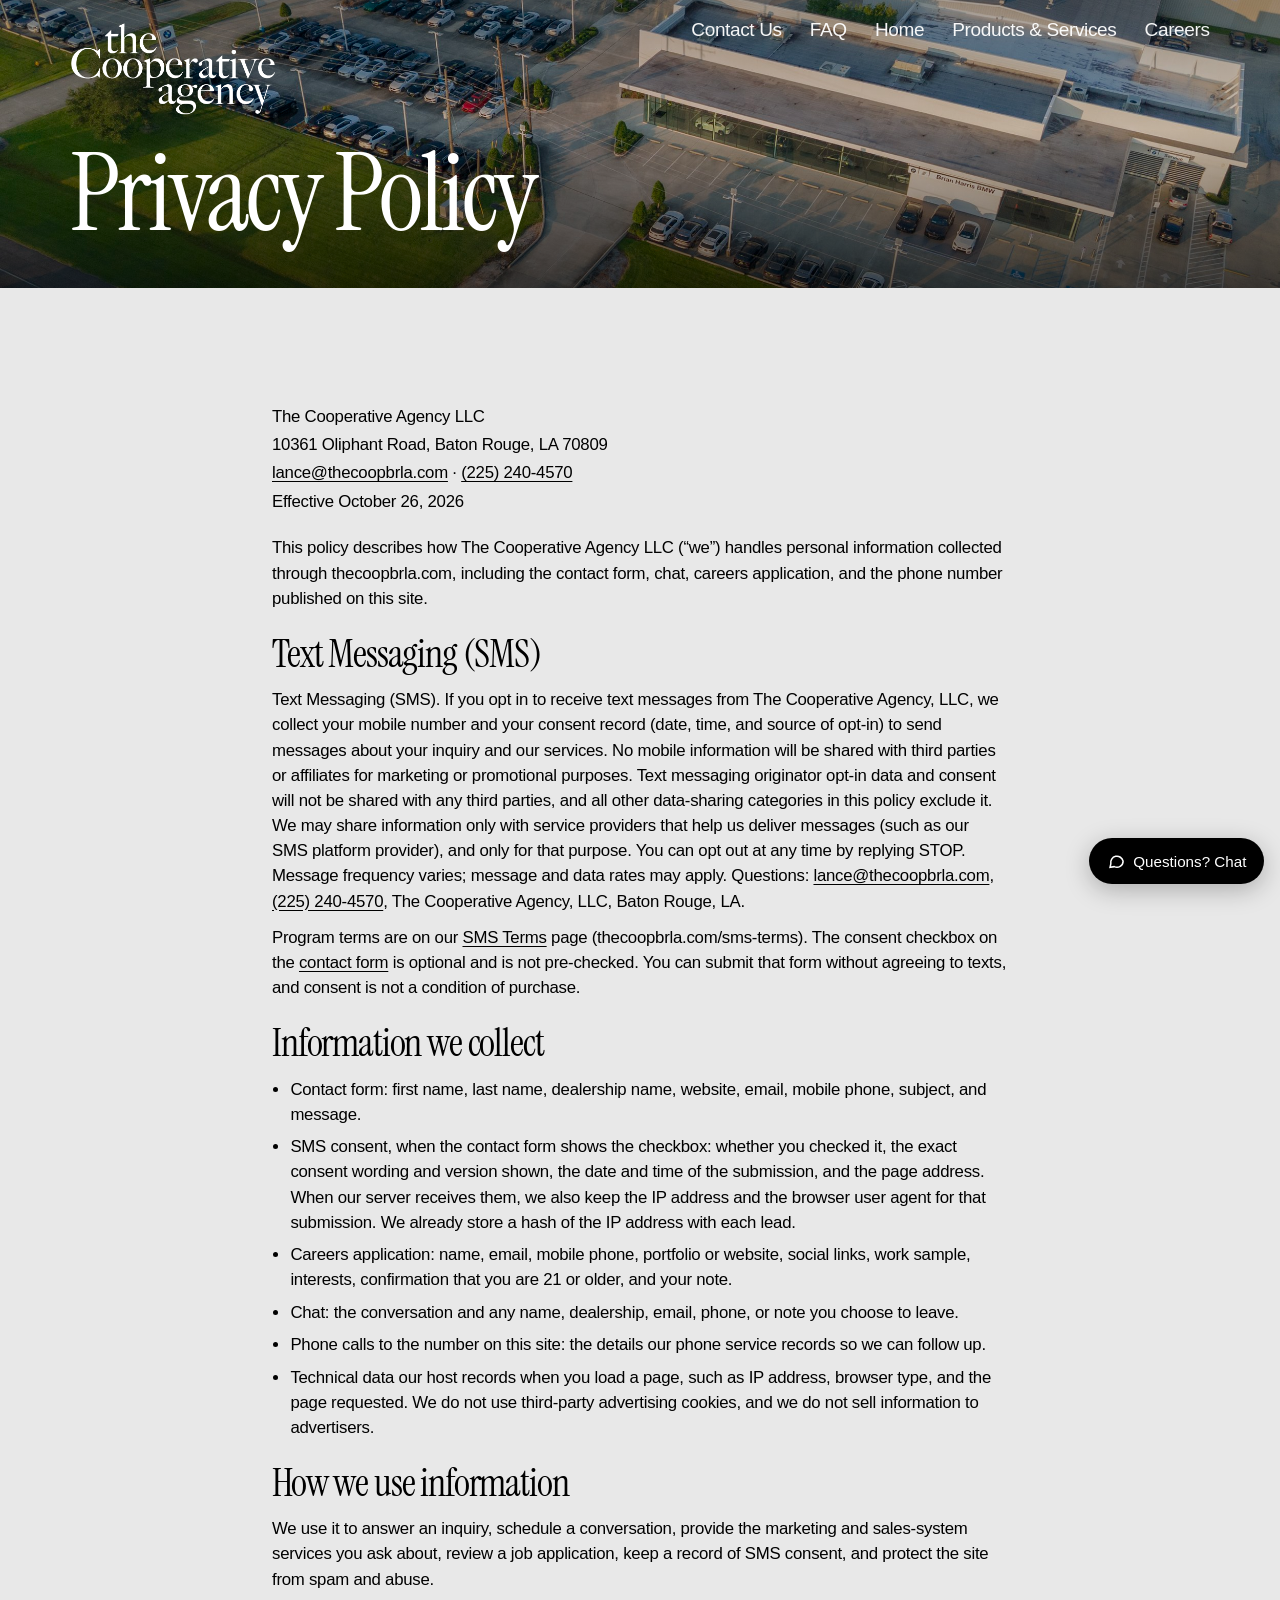
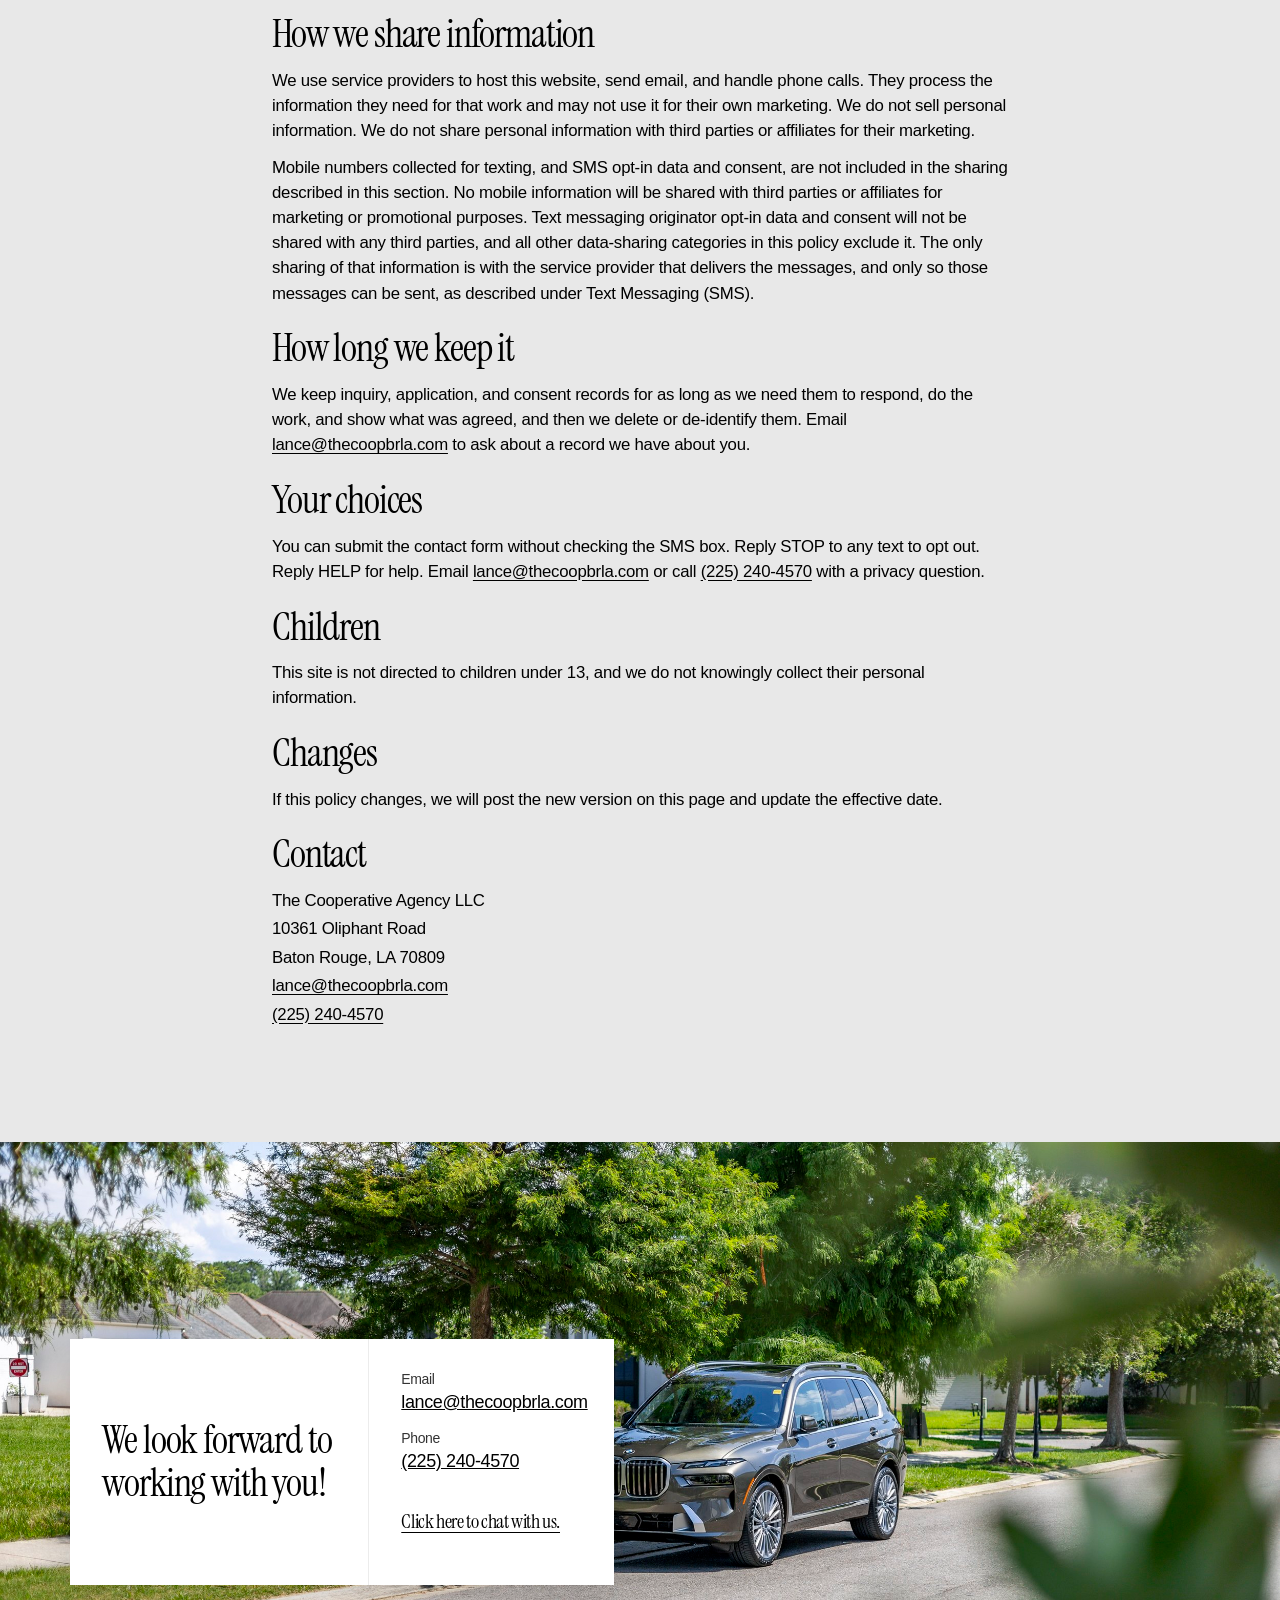
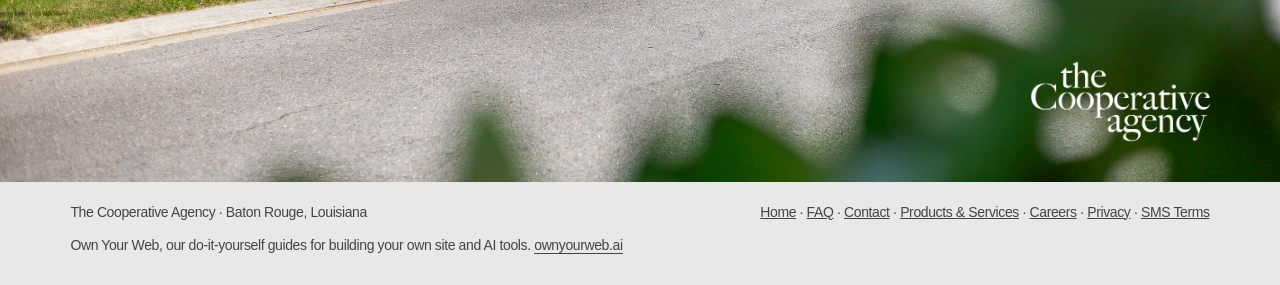
<file: privacy.html>
<!DOCTYPE html>
<html lang="en">
<head>
  <meta charset="UTF-8" />
  <meta name="viewport" content="width=device-width, initial-scale=1" />
  <title>Privacy Policy — The Cooperative Agency</title>
  <meta name="description" content="Privacy policy for The Cooperative Agency LLC. How we collect, use, and share information from thecoopbrla.com, including text-message consent. Mobile numbers and SMS opt-in data are not shared or sold." />
  <link rel="canonical" href="https://thecoopbrla.com/privacy" />
  <link rel="icon" href="./public/images/brand/favicon.ico" />
  <meta property="og:title" content="Privacy Policy — The Cooperative Agency" />
  <meta property="og:description" content="How The Cooperative Agency LLC handles information collected on thecoopbrla.com, including SMS consent." />
  <meta property="og:type" content="website" />
  <meta property="og:url" content="https://thecoopbrla.com/privacy" />
  <meta property="og:image" content="https://thecoopbrla.com/public/images/brand/og-1200x630.png" />
  <meta property="og:image:width" content="1200" />
  <meta property="og:image:height" content="630" />
  <meta name="robots" content="index,follow,max-snippet:-1" />
  <link rel="preconnect" href="https://fonts.googleapis.com" />
  <link rel="preconnect" href="https://fonts.gstatic.com" crossorigin />
  <link href="https://fonts.googleapis.com/css2?family=Instrument+Serif:ital@0;1&display=swap" rel="stylesheet" />
  <link rel="stylesheet" href="./css/site.css?v=sms1" />
</head>
<body>
  <section class="page-hero page-hero--legal" aria-label="Privacy Policy">
    <div class="page-hero__media">
      <img src="./public/images/drone-august-2.jpg" alt="" width="2500" height="1407" fetchpriority="high" />
    </div>
    <div class="page-hero__shade"></div>
    <header class="site-header">
      <a href="./" aria-label="The Cooperative Agency home">
        <img class="logo-wordmark" src="./public/images/brand/logo-wordmark-white.png" alt="The Cooperative Agency" width="1598" height="795" />
      </a>
      <nav class="nav nav--light" aria-label="Primary">
        <a href="./contact.html">Contact Us</a>
        <a href="./faq.html">FAQ</a>
        <a href="./">Home</a>
        <a href="./products-and-services.html">Products &amp; Services</a>
        <a href="./careers.html">Careers</a>
      </nav>
    </header>
    <div class="page-hero__content">
      <h1 class="display">Privacy Policy</h1>
    </div>
  </section>

  <main class="section section--loose" id="privacy">
    <article class="legal">
      <div class="legal-id">
        <p>The Cooperative Agency LLC</p>
        <p>10361 Oliphant Road, Baton Rouge, LA 70809</p>
        <p><a href="mailto:lance@thecoopbrla.com">lance@thecoopbrla.com</a> · <a href="tel:+12252404570">(225) 240-4570</a></p>
        <p>Effective October 26, 2026</p>
      </div>
      <p>This policy describes how The Cooperative Agency LLC (“we”) handles personal information collected through thecoopbrla.com, including the contact form, chat, careers application, and the phone number published on this site.</p>

      <section>
        <h2>Text Messaging (SMS)</h2>
        <p>Text Messaging (SMS). If you opt in to receive text messages from The Cooperative Agency, LLC, we collect your mobile number and your consent record (date, time, and source of opt-in) to send messages about your inquiry and our services. No mobile information will be shared with third parties or affiliates for marketing or promotional purposes. Text messaging originator opt-in data and consent will not be shared with any third parties, and all other data-sharing categories in this policy exclude it. We may share information only with service providers that help us deliver messages (such as our SMS platform provider), and only for that purpose. You can opt out at any time by replying STOP. Message frequency varies; message and data rates may apply. Questions: <a href="mailto:lance@thecoopbrla.com">lance@thecoopbrla.com</a>, <a href="tel:+12252404570">(225) 240-4570</a>, The Cooperative Agency, LLC, Baton Rouge, LA.</p>
        <p>Program terms are on our <a href="/sms-terms">SMS Terms</a> page (thecoopbrla.com/sms-terms). The consent checkbox on the <a href="/contact">contact form</a> is optional and is not pre-checked. You can submit that form without agreeing to texts, and consent is not a condition of purchase.</p>
      </section>

      <section>
        <h2>Information we collect</h2>
        <ul>
          <li>Contact form: first name, last name, dealership name, website, email, mobile phone, subject, and message.</li>
          <li>SMS consent, when the contact form shows the checkbox: whether you checked it, the exact consent wording and version shown, the date and time of the submission, and the page address. When our server receives them, we also keep the IP address and the browser user agent for that submission. We already store a hash of the IP address with each lead.</li>
          <li>Careers application: name, email, mobile phone, portfolio or website, social links, work sample, interests, confirmation that you are 21 or older, and your note.</li>
          <li>Chat: the conversation and any name, dealership, email, phone, or note you choose to leave.</li>
          <li>Phone calls to the number on this site: the details our phone service records so we can follow up.</li>
          <li>Technical data our host records when you load a page, such as IP address, browser type, and the page requested. We do not use third-party advertising cookies, and we do not sell information to advertisers.</li>
        </ul>
      </section>

      <section>
        <h2>How we use information</h2>
        <p>We use it to answer an inquiry, schedule a conversation, provide the marketing and sales-system services you ask about, review a job application, keep a record of SMS consent, and protect the site from spam and abuse.</p>
      </section>

      <section>
        <h2>How we share information</h2>
        <p>We use service providers to host this website, send email, and handle phone calls. They process the information they need for that work and may not use it for their own marketing. We do not sell personal information. We do not share personal information with third parties or affiliates for their marketing.</p>
        <p>Mobile numbers collected for texting, and SMS opt-in data and consent, are not included in the sharing described in this section. No mobile information will be shared with third parties or affiliates for marketing or promotional purposes. Text messaging originator opt-in data and consent will not be shared with any third parties, and all other data-sharing categories in this policy exclude it. The only sharing of that information is with the service provider that delivers the messages, and only so those messages can be sent, as described under Text Messaging (SMS).</p>
      </section>

      <section>
        <h2>How long we keep it</h2>
        <p>We keep inquiry, application, and consent records for as long as we need them to respond, do the work, and show what was agreed, and then we delete or de-identify them. Email <a href="mailto:lance@thecoopbrla.com">lance@thecoopbrla.com</a> to ask about a record we have about you.</p>
      </section>

      <section>
        <h2>Your choices</h2>
        <p>You can submit the contact form without checking the SMS box. Reply STOP to any text to opt out. Reply HELP for help. Email <a href="mailto:lance@thecoopbrla.com">lance@thecoopbrla.com</a> or call <a href="tel:+12252404570">(225) 240-4570</a> with a privacy question.</p>
      </section>

      <section>
        <h2>Children</h2>
        <p>This site is not directed to children under 13, and we do not knowingly collect their personal information.</p>
      </section>

      <section>
        <h2>Changes</h2>
        <p>If this policy changes, we will post the new version on this page and update the effective date.</p>
      </section>

      <section>
        <h2>Contact</h2>
        <div class="legal-id">
          <p>The Cooperative Agency LLC</p>
          <p>10361 Oliphant Road</p>
          <p>Baton Rouge, LA 70809</p>
          <p><a href="mailto:lance@thecoopbrla.com">lance@thecoopbrla.com</a></p>
          <p><a href="tel:+12252404570">(225) 240-4570</a></p>
        </div>
      </section>
    </article>
  </main>

  <section class="footer-band" aria-label="Contact footer">
    <div class="footer-band__media">
      <img src="./public/images/X7-in-Willow-Grove-7.jpg" alt="BMW X7 on a tree-lined street" width="2500" height="1667" loading="lazy" />
    </div>
    <div class="footer-band__inner">
      <div class="footer-card">
        <div class="footer-card__left">
          <p class="display-sm">We look forward to working with you!</p>
        </div>
        <div class="footer-card__right">
          <div>
            <p class="label">Email</p>
            <p class="value"><a href="mailto:lance@thecoopbrla.com">lance@thecoopbrla.com</a></p>
          </div>
          <div>
            <p class="label">Phone</p>
            <p class="value"><a href="tel:+12252404570">(225) 240-4570</a></p>
          </div>
          <p><a class="link-cta-sm" href="/contact" data-coop-chat aria-haspopup="dialog">Click here to chat with us.</a></p>
        </div>
      </div>
    </div>
    <img class="footer-logo" src="./public/images/brand/logo-wordmark-white.png" alt="The Cooperative Agency" width="1598" height="795" />
  </section>

  <div class="site-footer-mini">
    <span>The Cooperative Agency · Baton Rouge, Louisiana</span>
    <span><a href="./">Home</a> · <a href="./faq.html">FAQ</a> · <a href="./contact.html">Contact</a> · <a href="./products-and-services.html">Products &amp; Services</a> · <a href="./careers.html">Careers</a> · <a href="./privacy.html" aria-current="page">Privacy</a> · <a href="./sms-terms.html">SMS Terms</a></span>
    <p class="site-footer-mini__oyw">Own Your Web, our do-it-yourself guides for building your own site and AI tools. <a href="https://ownyourweb.ai">ownyourweb.ai</a></p>
  </div>
  <script src="./js/chat-widget.js?v=8316a52" defer></script>
</body>
</html>
</file>
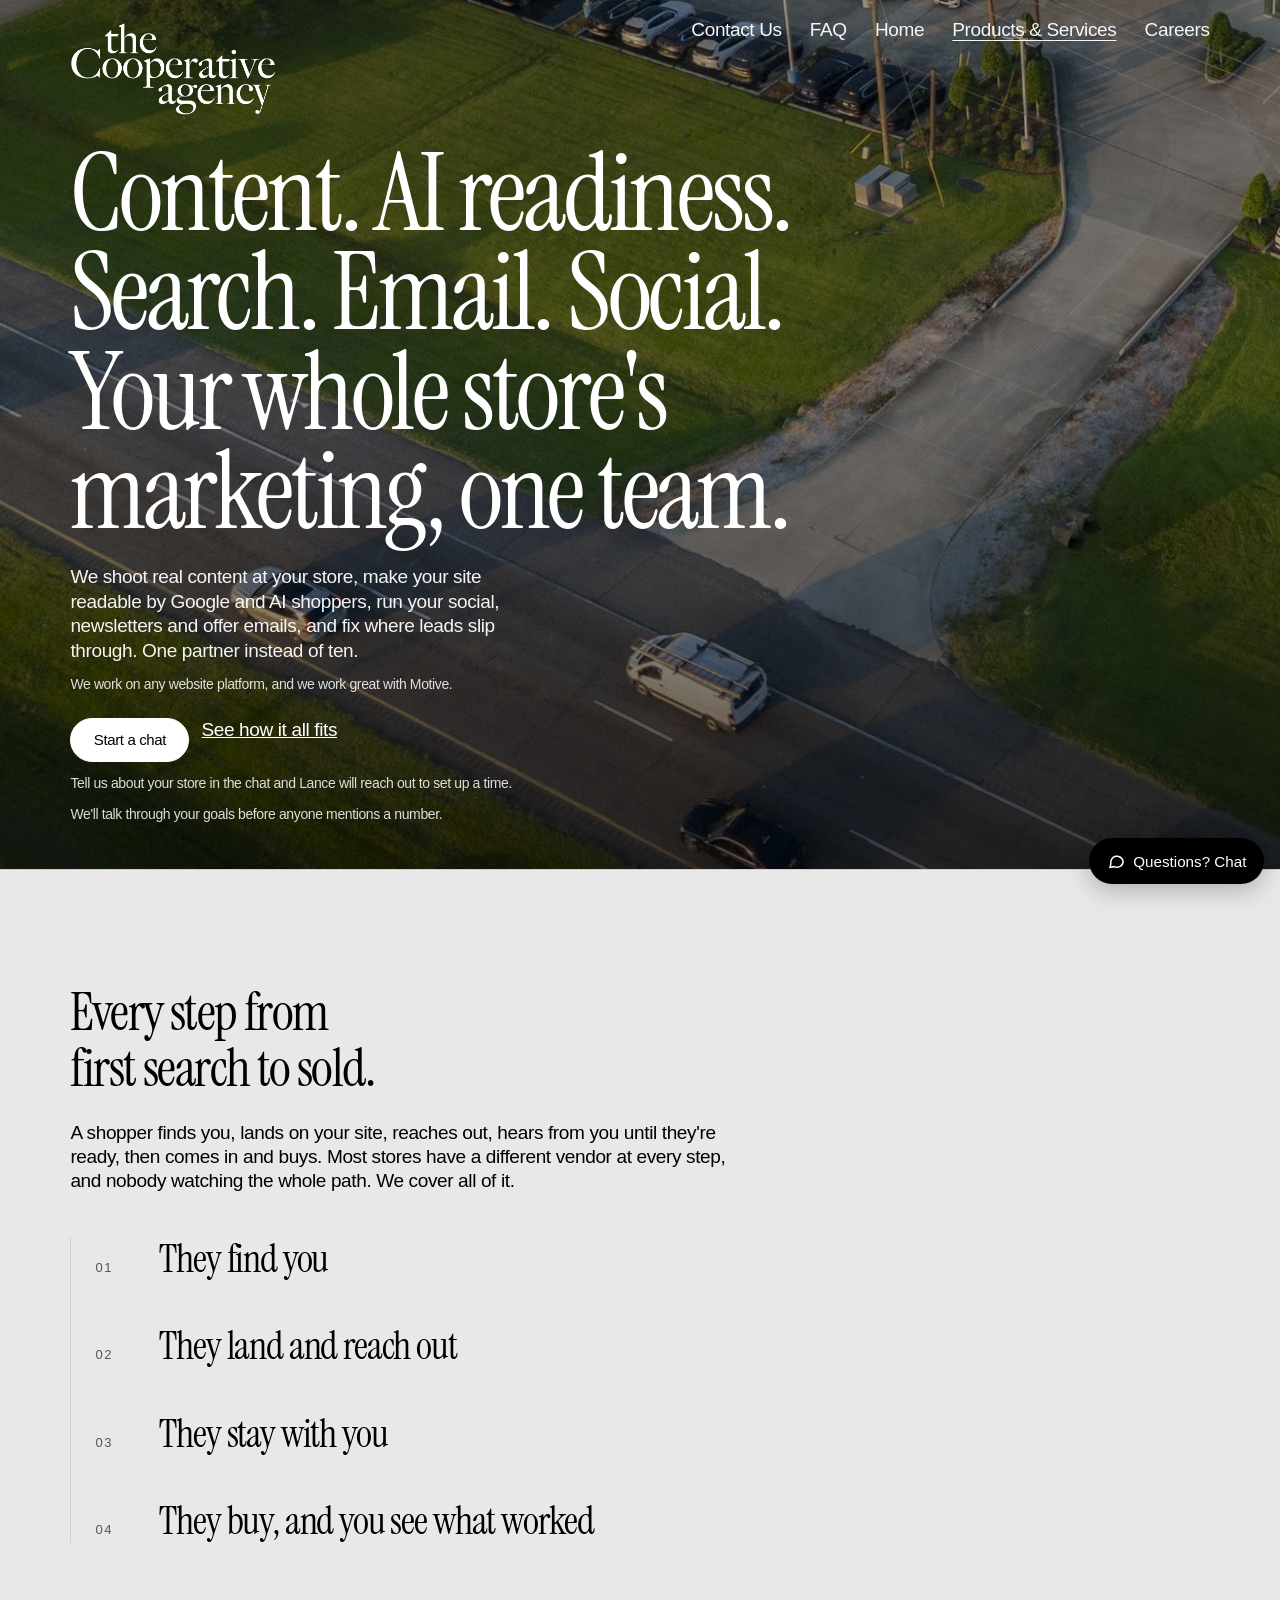
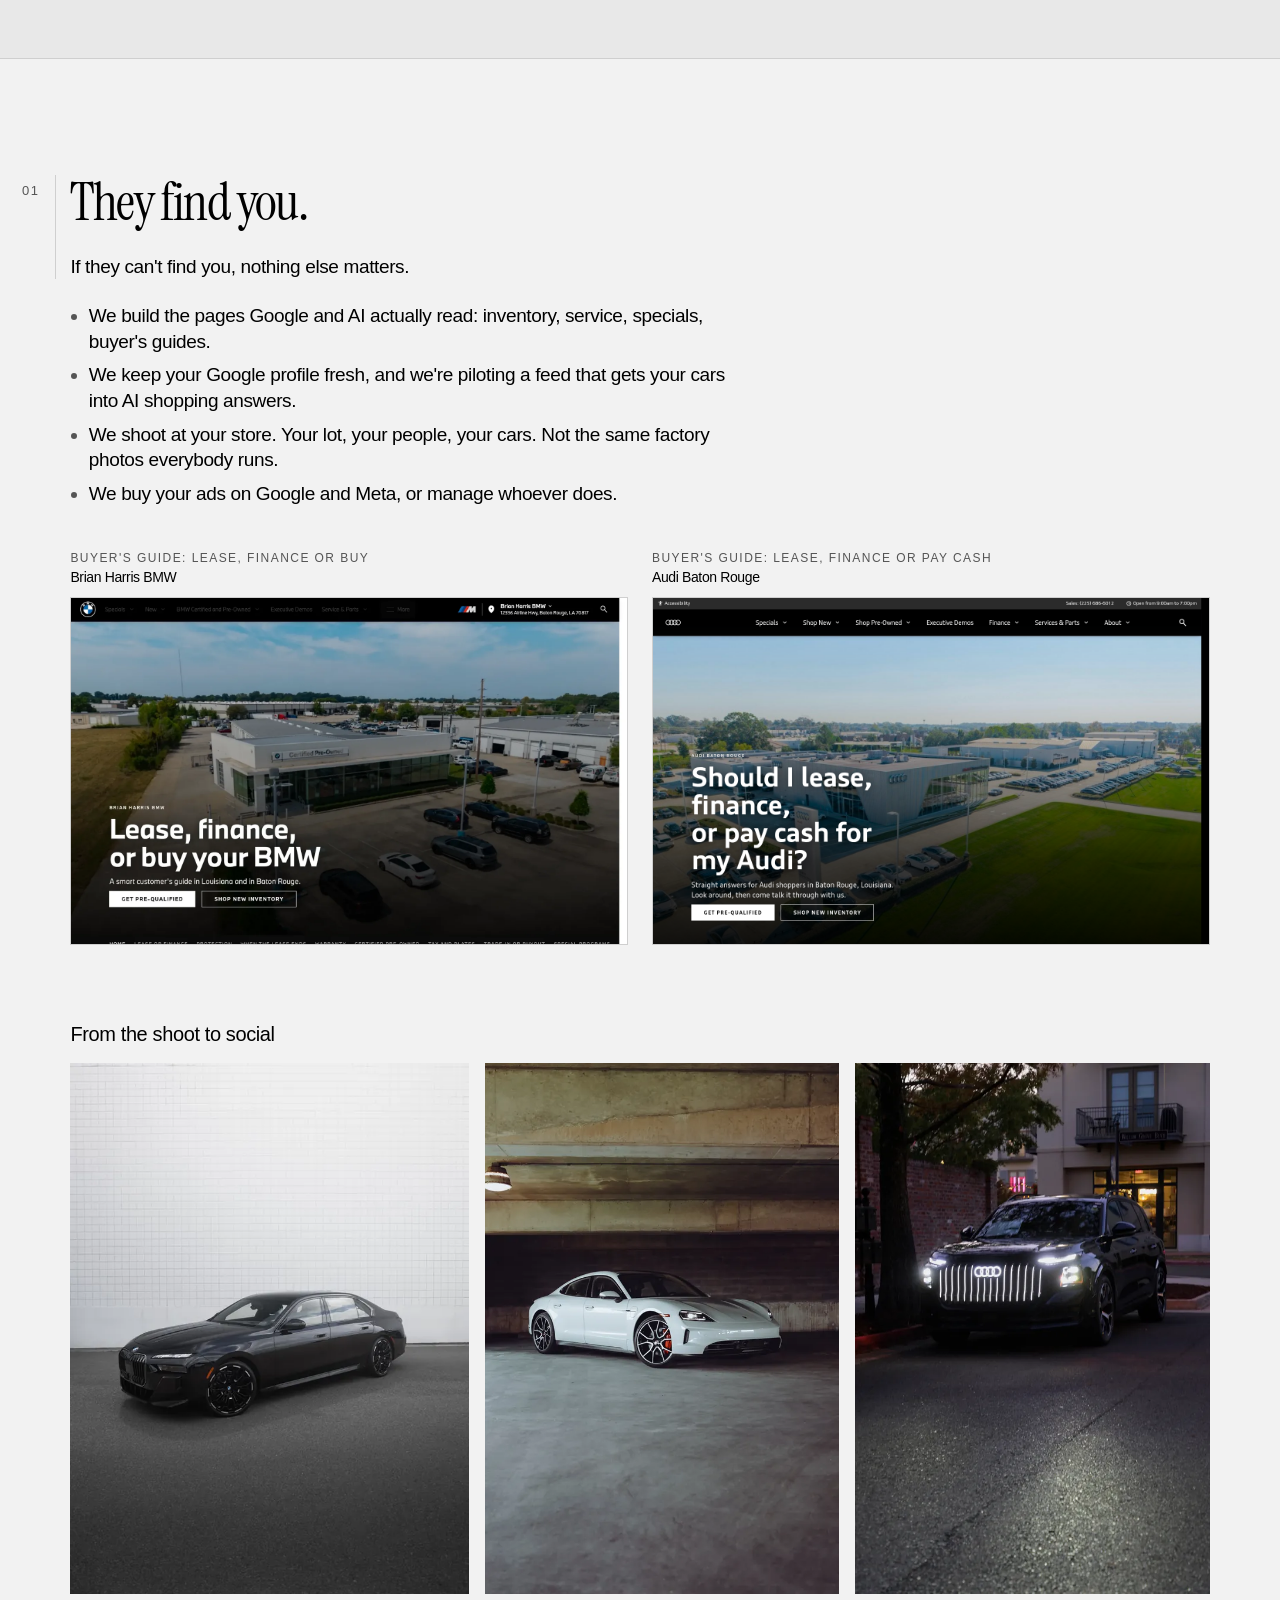
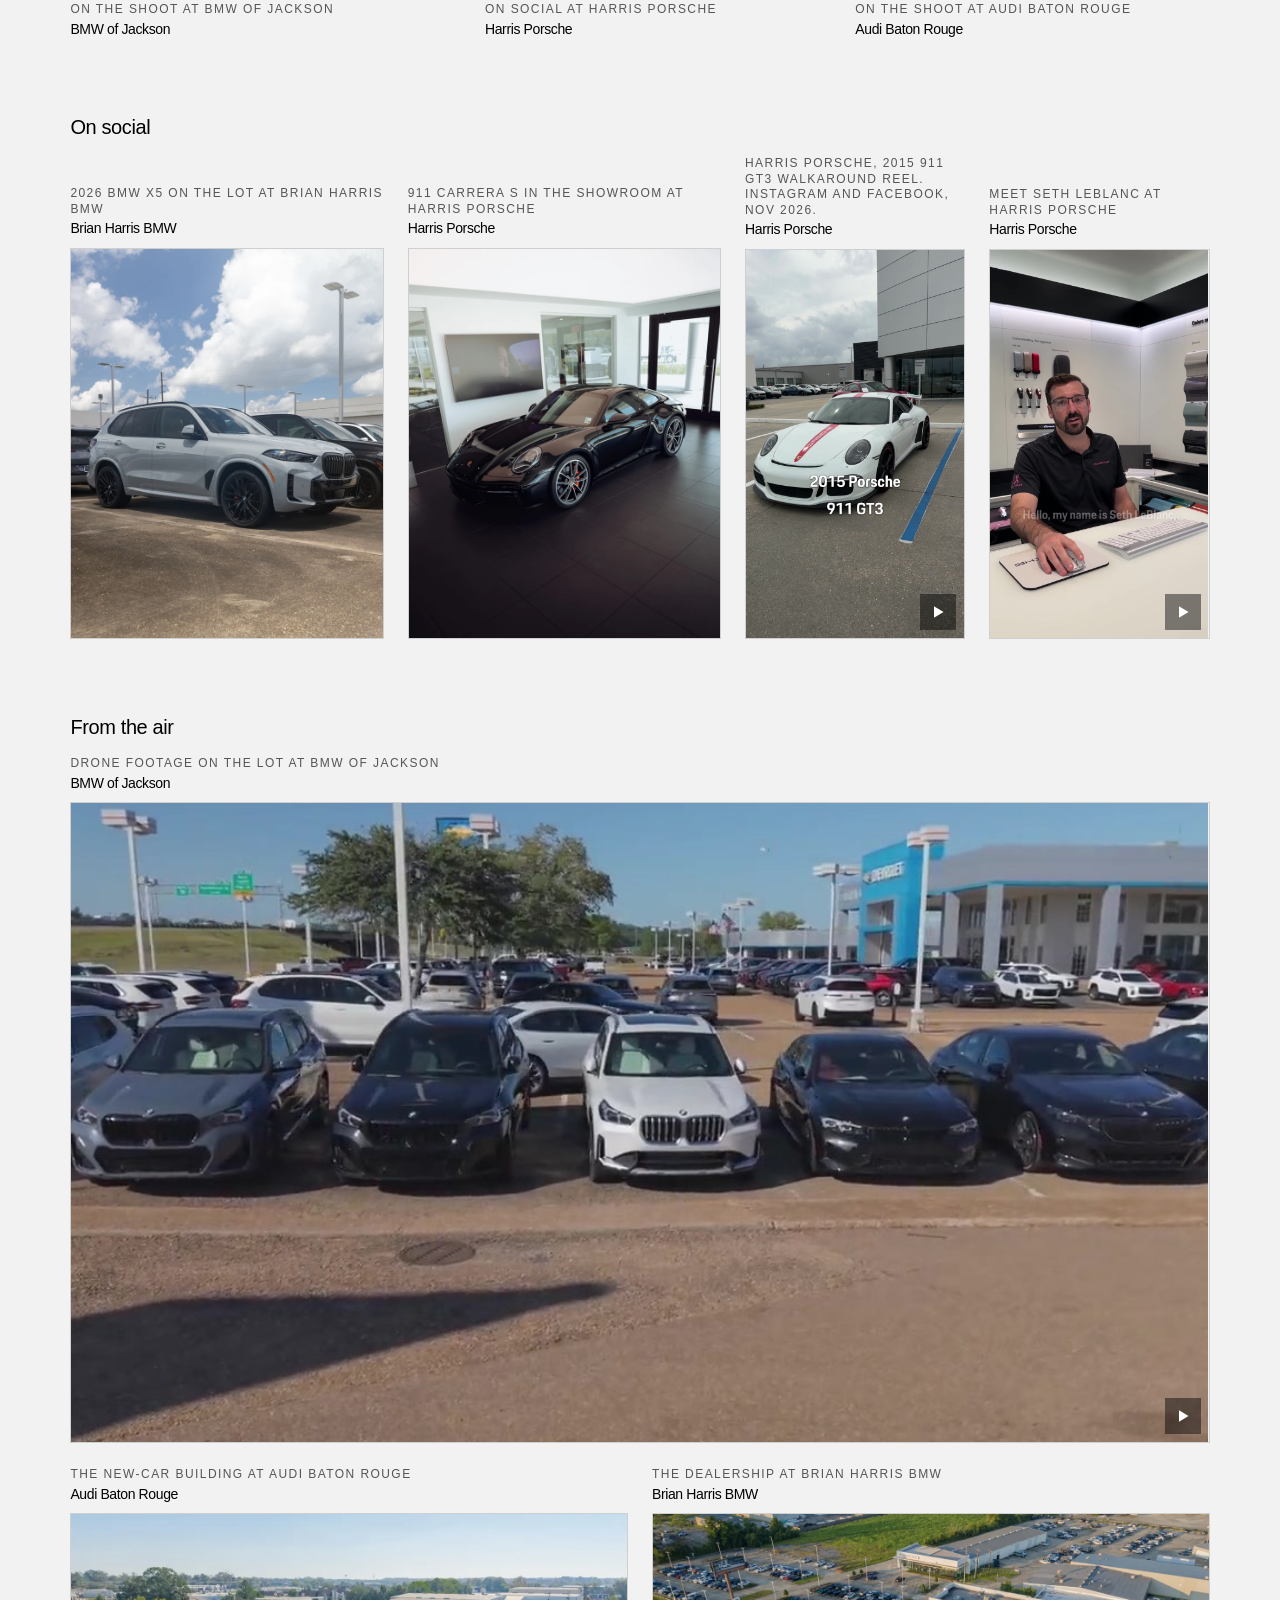
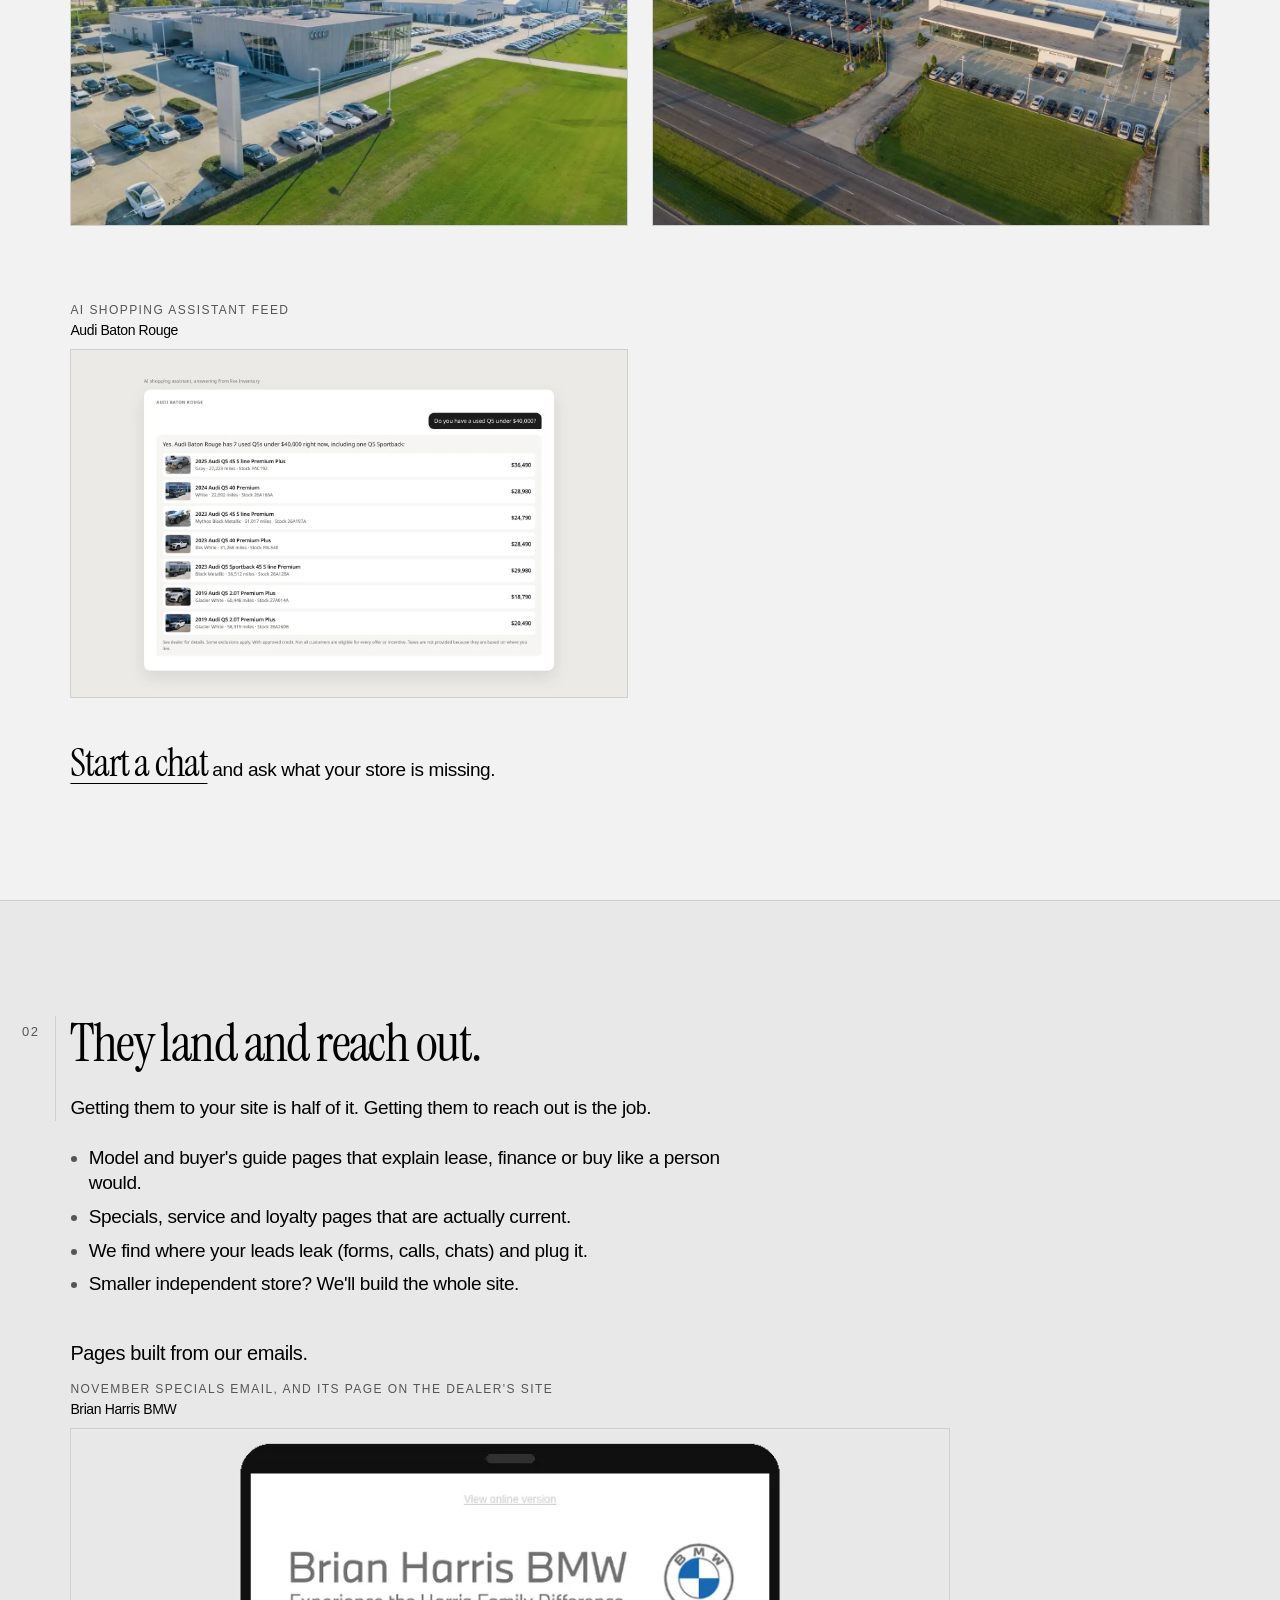
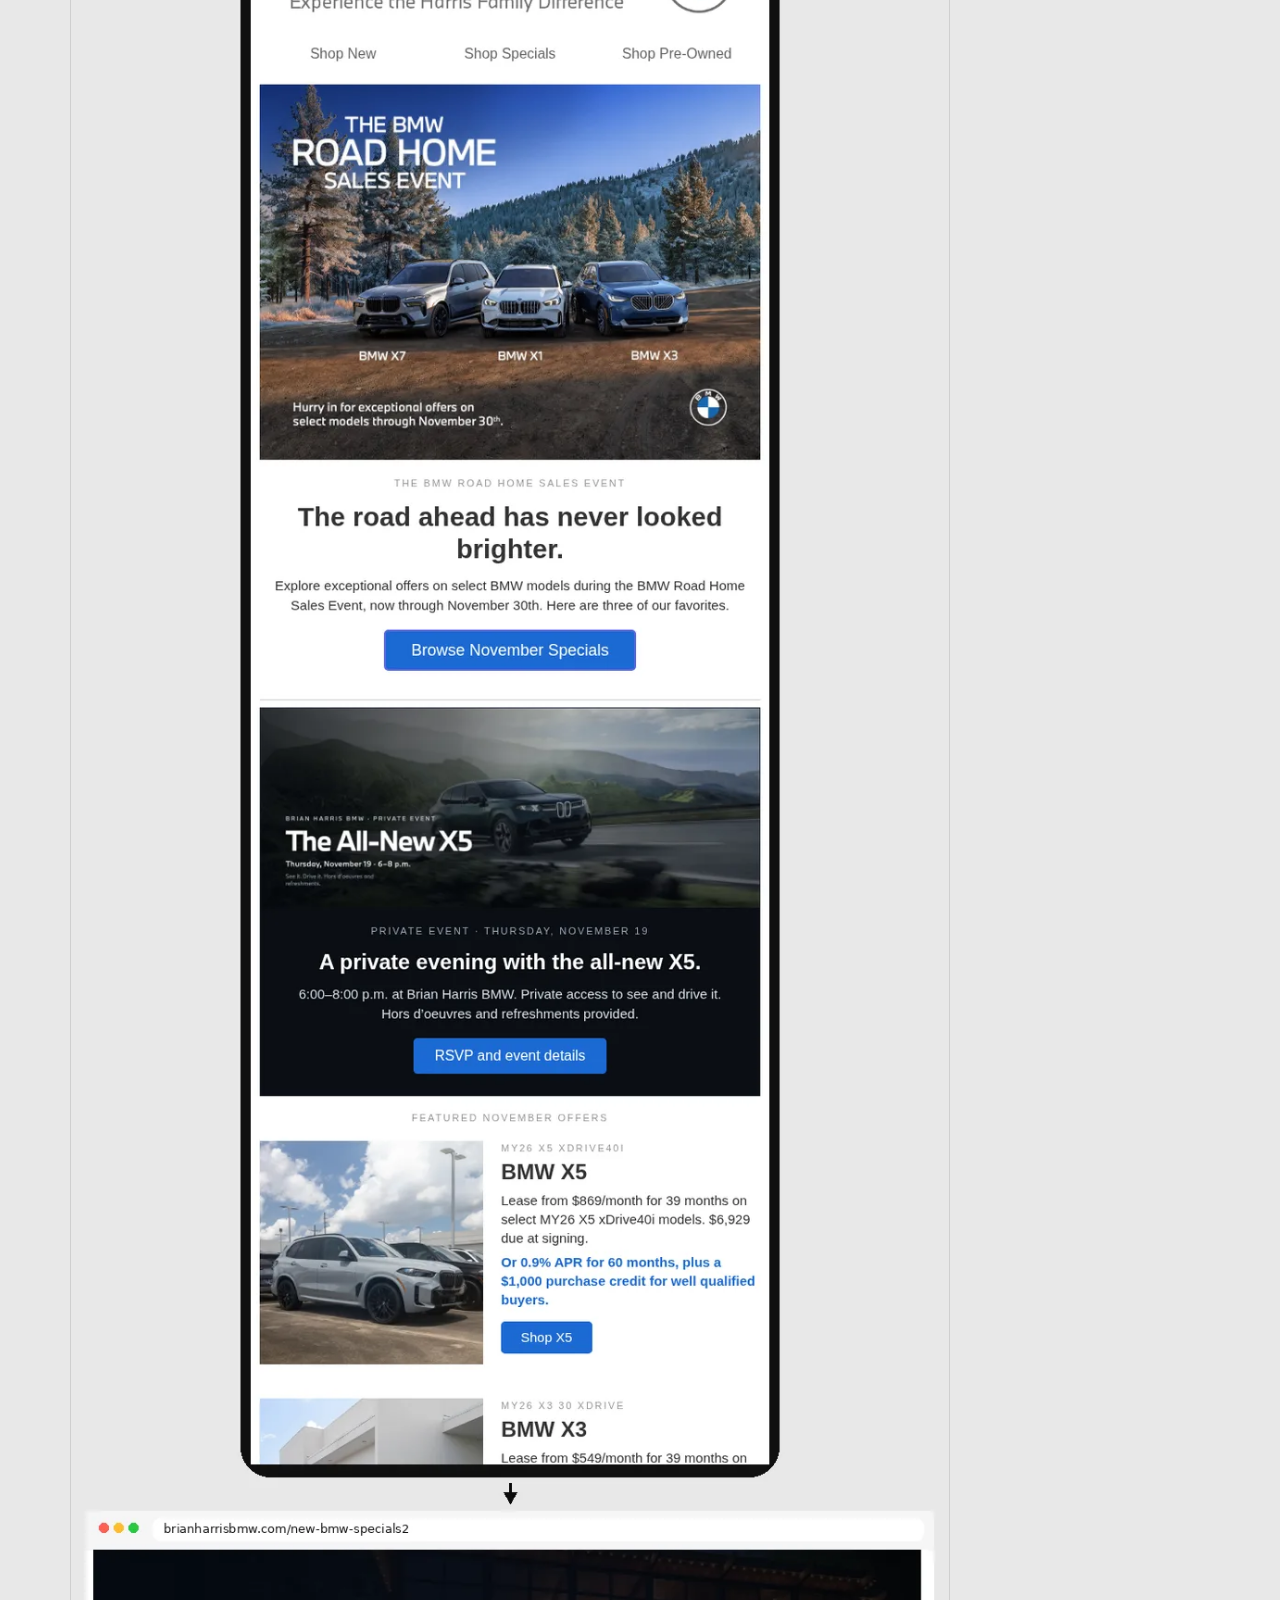
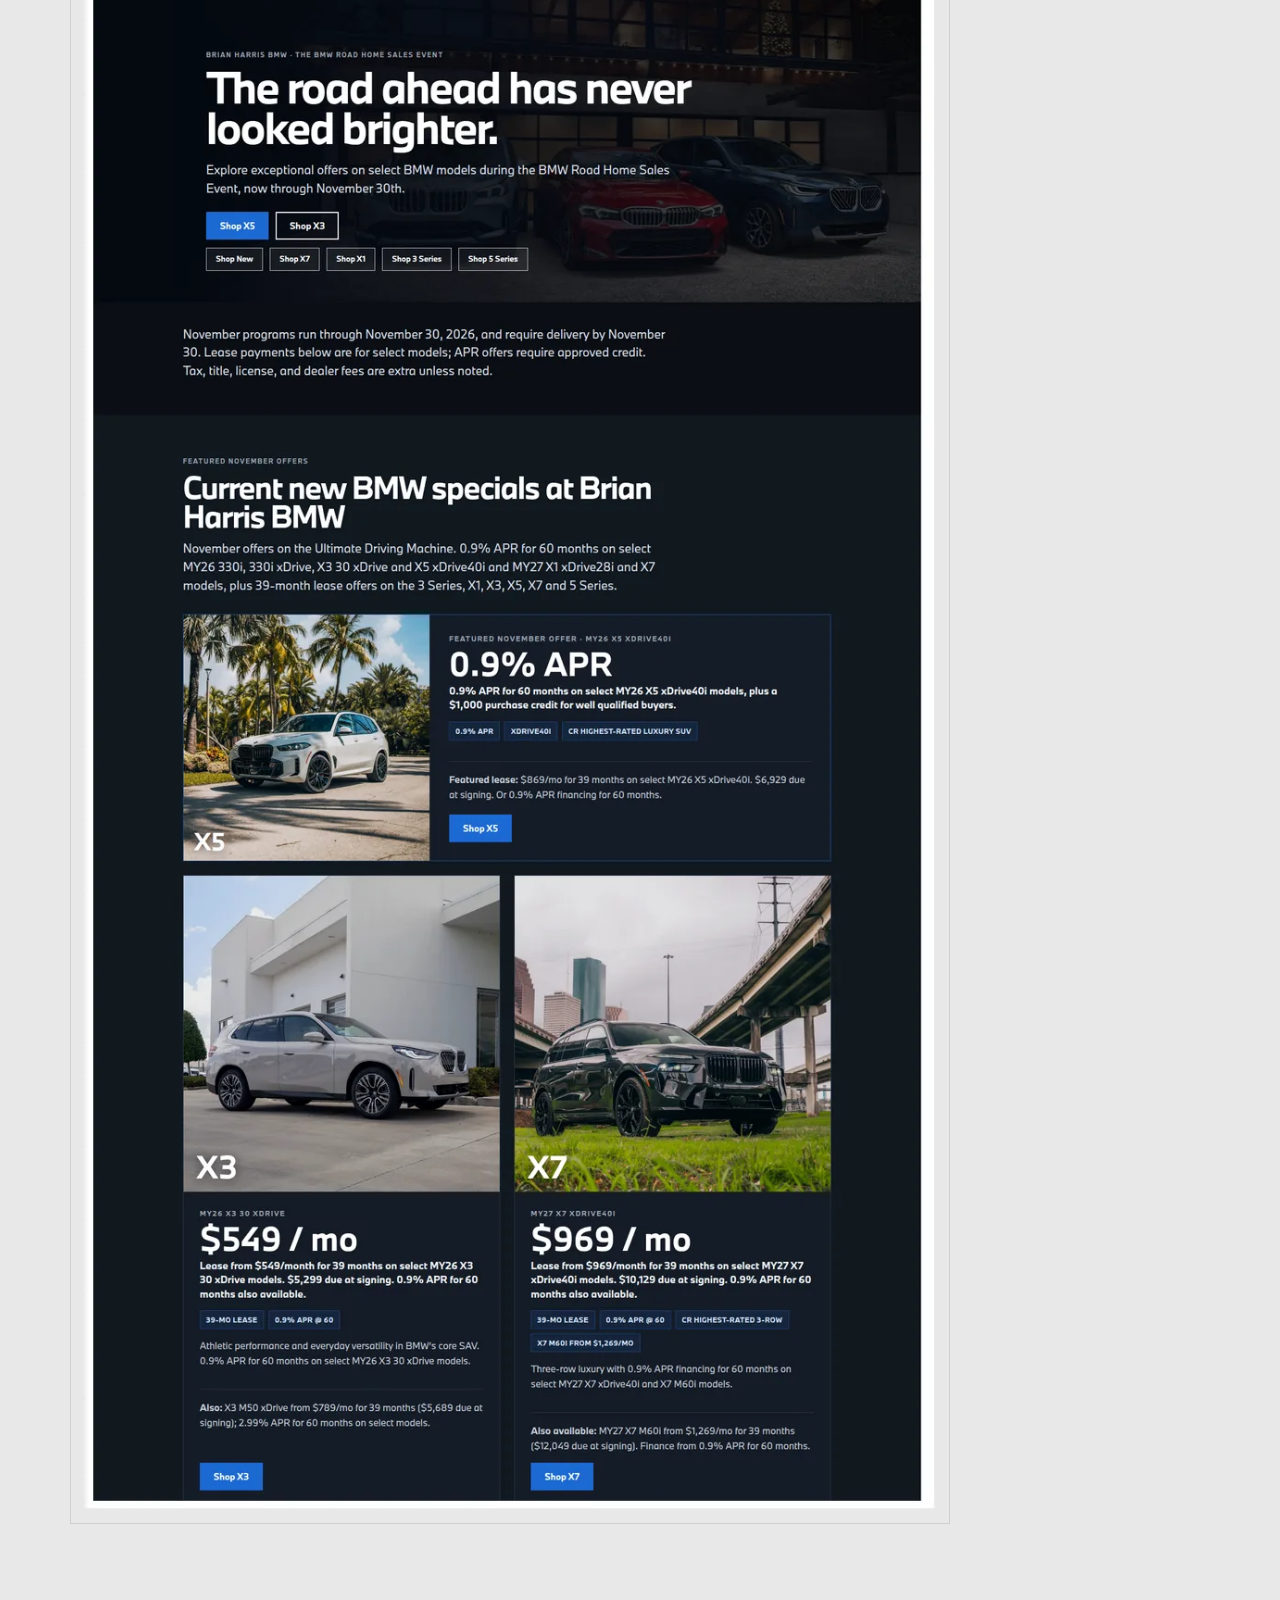
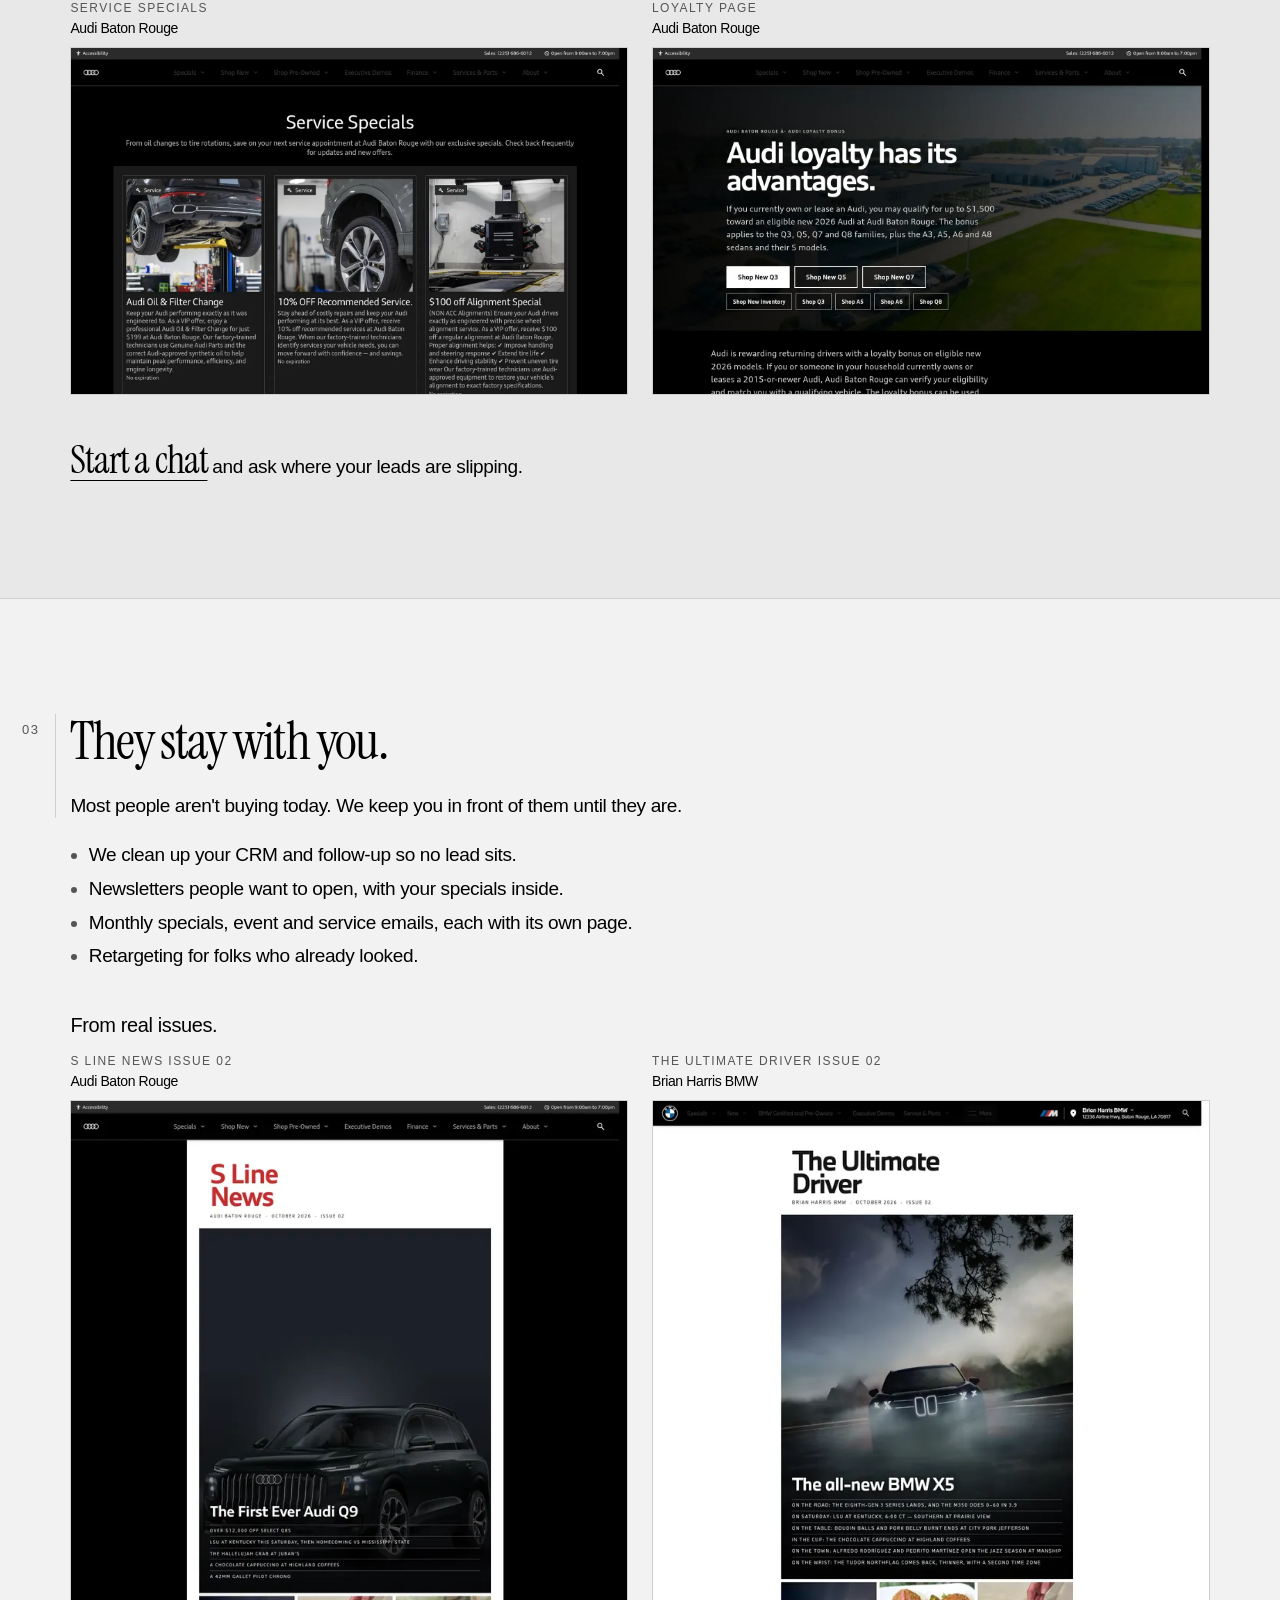
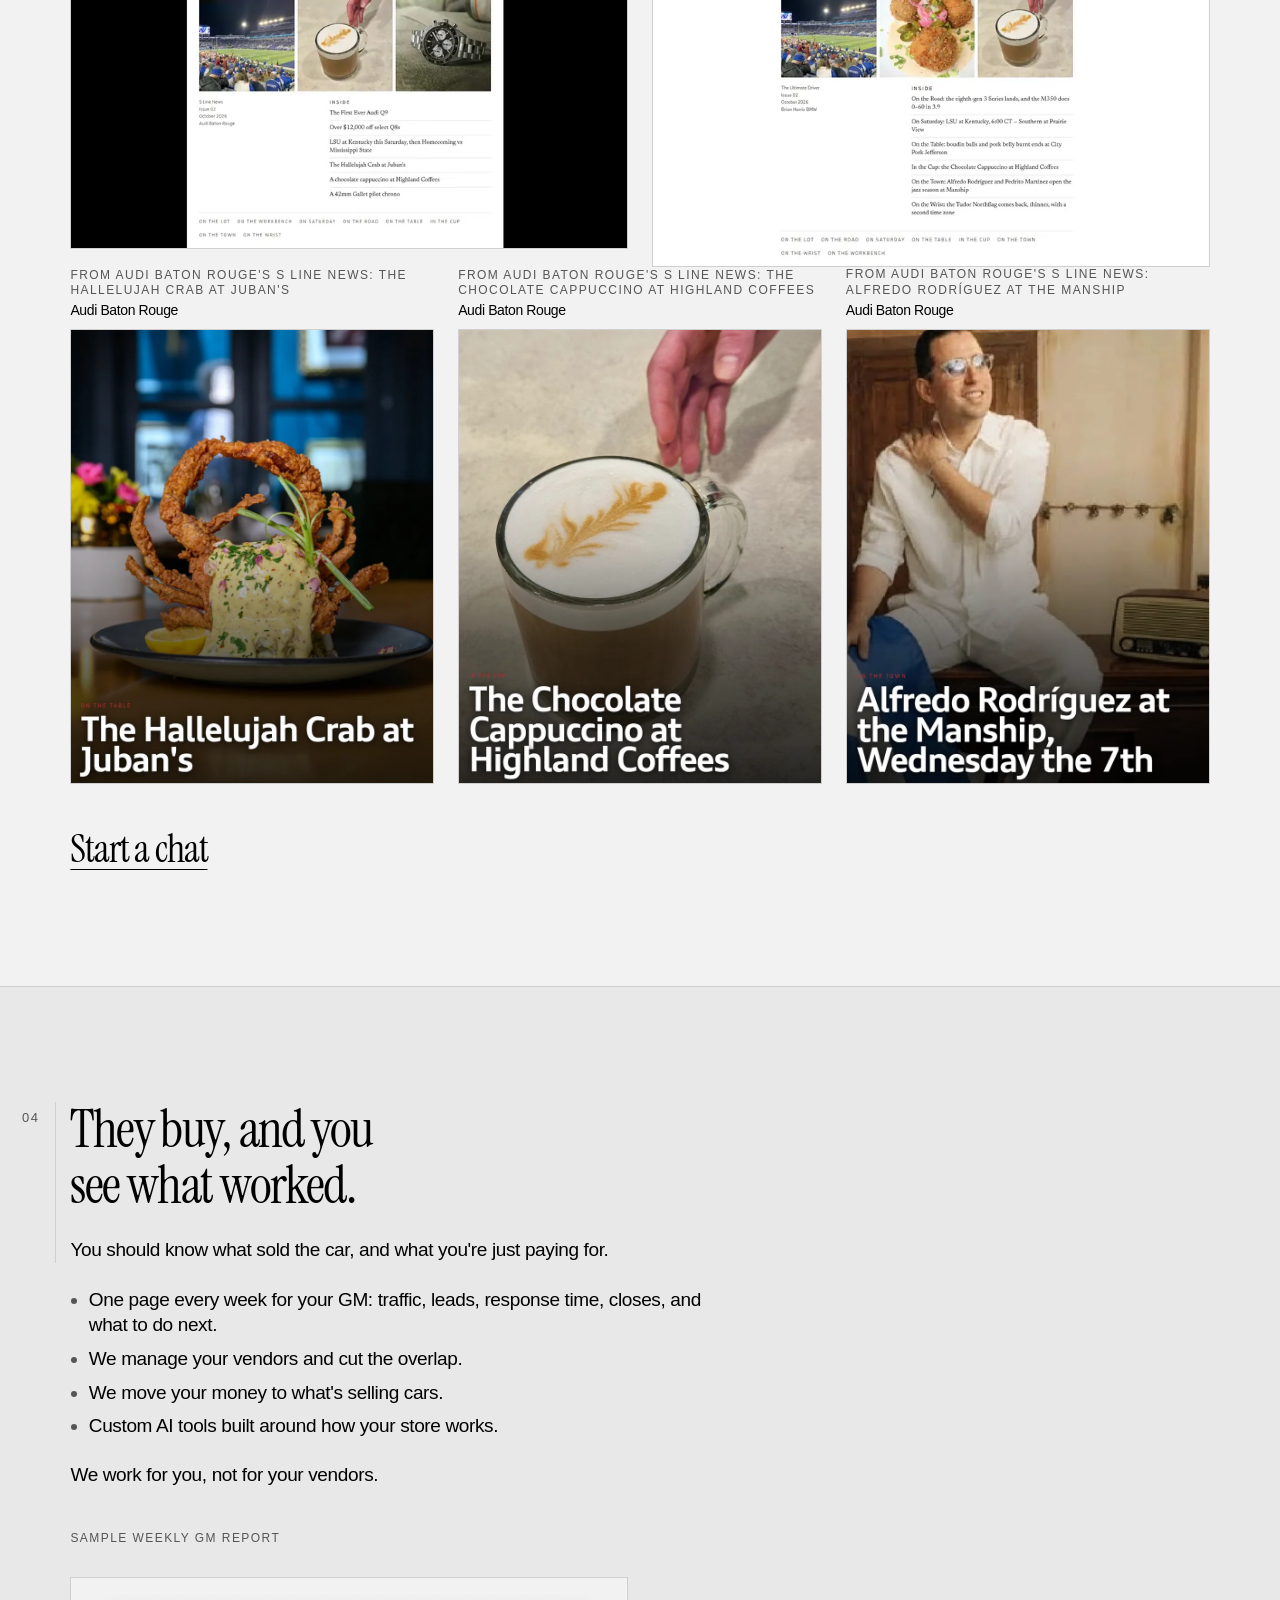
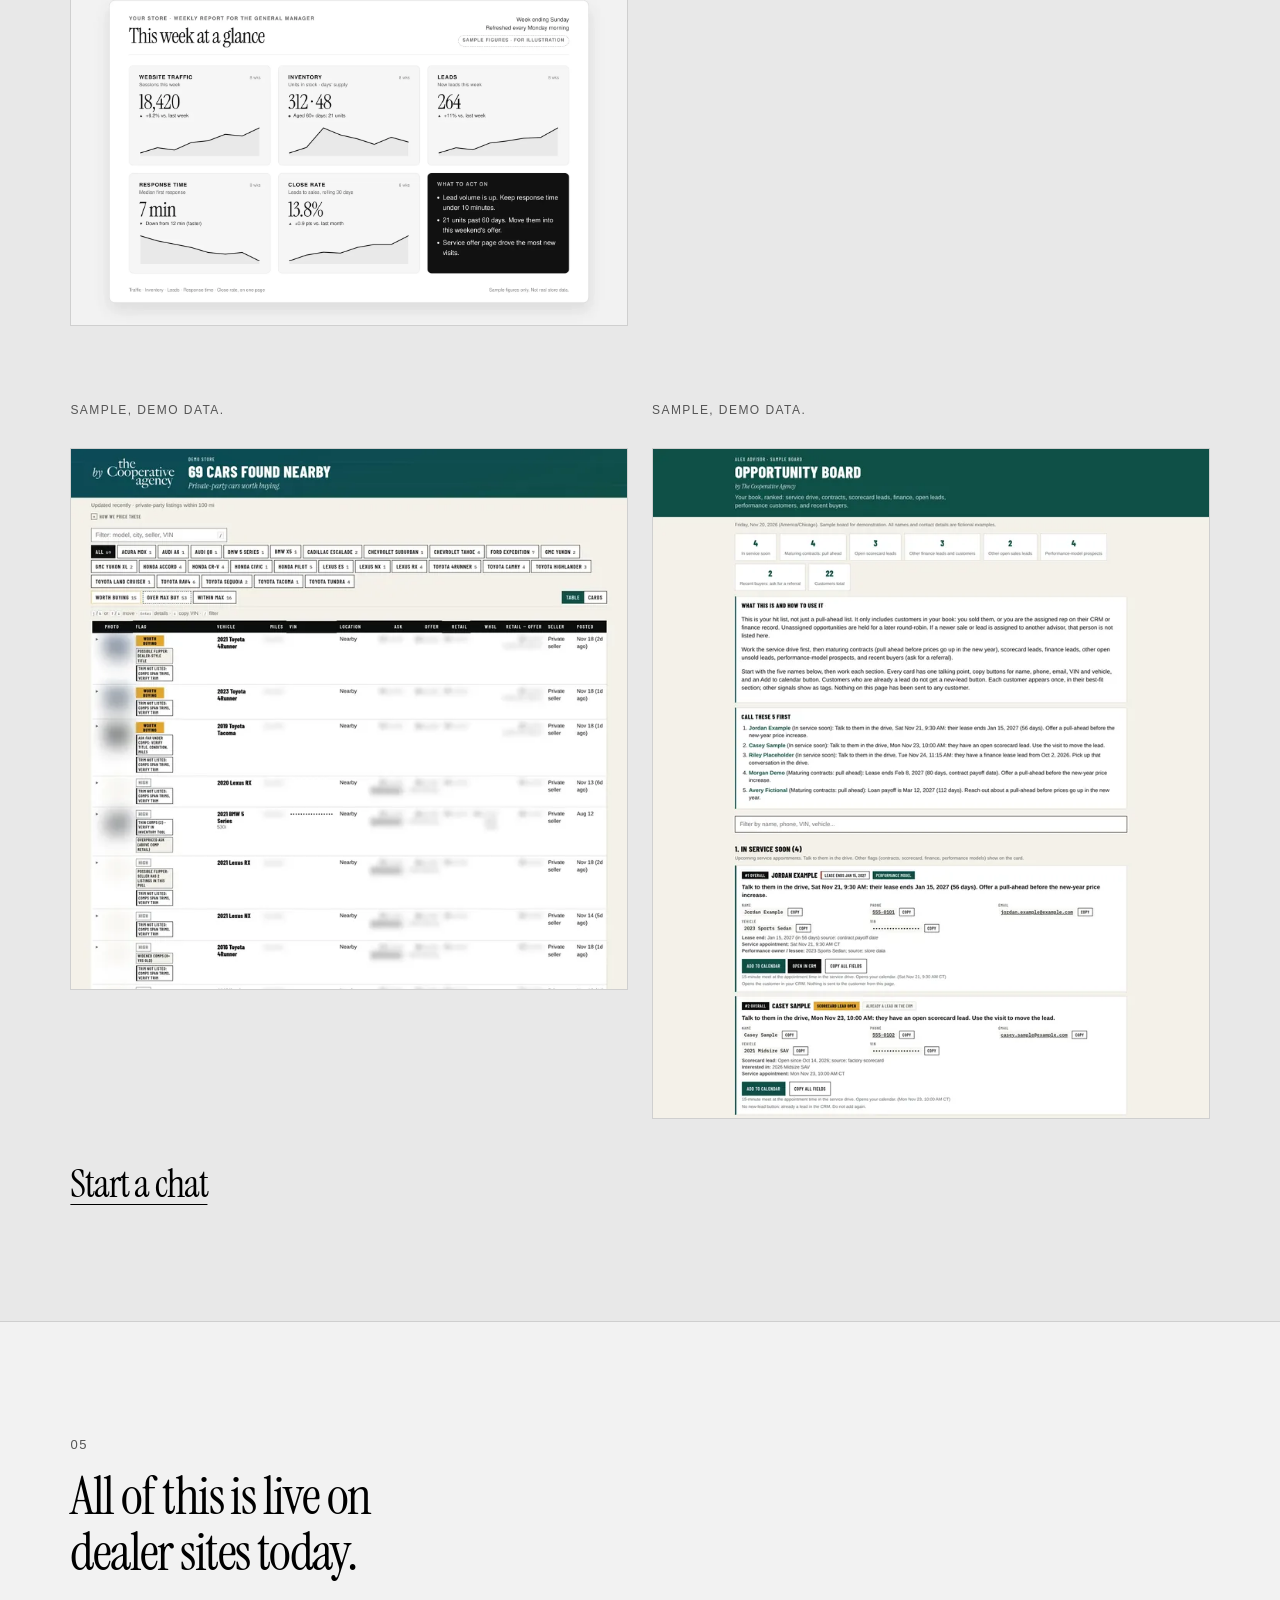
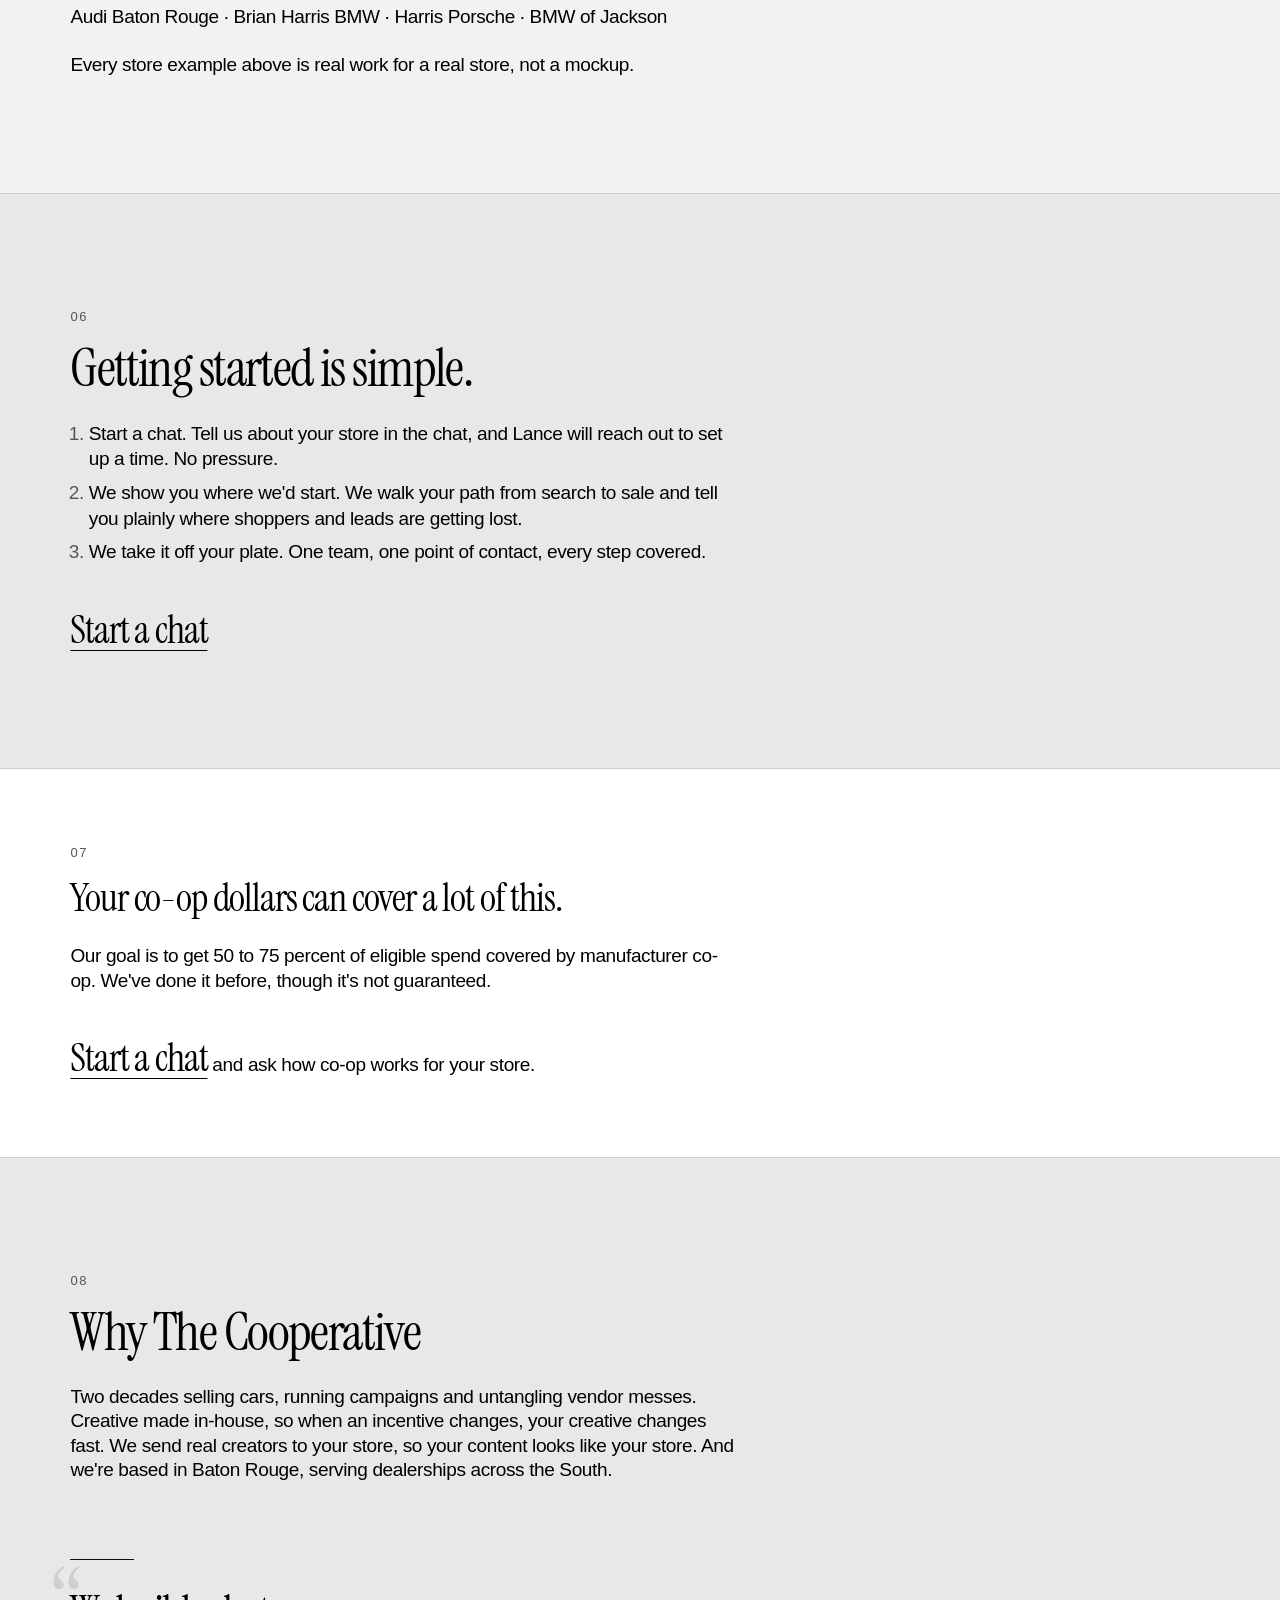
<file: products-and-services.html>
<!DOCTYPE html>
<html lang="en">
<head>
  <meta charset="UTF-8" />
  <meta name="viewport" content="width=device-width, initial-scale=1" />
  <title>Dealer Marketing Products &amp; Services | The Cooperative Agency</title>
  <meta name="description" content="SEO, AI search, newsletters, offer emails, on-lot content, social and custom AI for car dealerships. We send real creators to your store." />
  <link rel="canonical" href="https://thecoopbrla.com/products-and-services" />
  <link rel="icon" href="./public/images/brand/favicon.ico" />
  <meta property="og:title" content="Dealer Marketing Products &amp; Services | The Cooperative Agency" />
  <meta property="og:description" content="SEO, AI search, newsletters, offer emails, on-lot content, social and custom AI for car dealerships. We send real creators to your store." />
  <meta property="og:type" content="website" />
  <meta property="og:url" content="https://thecoopbrla.com/products-and-services" />
  <meta property="og:image" content="https://thecoopbrla.com/public/images/brand/og-1200x630.png" />
  <meta property="og:image:width" content="1200" />
  <meta property="og:image:height" content="630" />
  <meta name="robots" content="index,follow,max-snippet:-1,max-image-preview:large" />
  <link rel="preconnect" href="https://fonts.googleapis.com" />
  <link rel="preconnect" href="https://fonts.gstatic.com" crossorigin />
  <link href="https://fonts.googleapis.com/css2?family=Instrument+Serif:ital@0;1&display=swap" rel="stylesheet" />
  <link rel="stylesheet" href="./css/site.css?v=sms1" />
  <link rel="stylesheet" href="./css/products-v2.css?v=13" />
  <script type="application/ld+json">
  {
    "@context": "https://schema.org",
    "@type": "WebPage",
    "name": "Dealer Marketing Products & Services",
    "url": "https://thecoopbrla.com/products-and-services",
    "description": "SEO, AI search, newsletters, offer emails, on-lot content, social and custom AI for car dealerships. We send real creators to your store.",
    "isPartOf": { "@type": "WebSite", "name": "The Cooperative Agency", "url": "https://thecoopbrla.com/" },
    "about": { "@type": "ProfessionalService", "name": "The Cooperative Agency", "url": "https://thecoopbrla.com/" }
  }
  </script>
</head>
<body class="ps-page">
  <section class="page-hero" aria-label="Products and services">
    <div class="page-hero__media">
      <img src="./public/images/products/aerial-hero.jpg" alt="" width="2000" height="1333" />
    </div>
    <div class="page-hero__shade"></div>
    <header class="site-header">
      <a href="./" aria-label="The Cooperative Agency, home"><img class="logo-wordmark" src="./public/images/brand/logo-wordmark-white.png" alt="The Cooperative Agency" width="1598" height="795" /></a>
      <nav class="nav nav--light" aria-label="Primary">
        <a href="./contact.html">Contact Us</a>
        <a href="./faq.html">FAQ</a>
        <a href="./">Home</a>
        <a href="./products-and-services.html" aria-current="page">Products &amp; Services</a>
        <a href="./careers.html">Careers</a>
      </nav>
      <button class="ps-nav-btn" type="button" aria-expanded="false" aria-controls="ps-menu" aria-label="Menu"><span></span><span></span><span></span></button>
    </header>
    <div class="page-hero__content">
      <h1 class="display">Content. AI readiness. Search. Email. Social. Your whole store's marketing, one team.</h1>
      <p class="body page-hero__lede">We shoot real content at your store, make your site readable by Google and AI shoppers, run your social, newsletters and offer emails, and fix where leads slip through. One partner instead of ten.</p>
      <p class="ps-motive">We work on any website platform, and we work great with Motive.</p>
      <p class="ps-actions">
        <a class="btn-pill is-fill" href="/contact" data-coop-chat aria-haspopup="dialog">Start a chat</a>
        <a href="#ps-path">See how it all fits</a>
      </p>
      <p class="ps-motive">Tell us about your store in the chat and Lance will reach out to set up a time.</p>
      <p class="ps-motive">We'll talk through your goals before anyone mentions a number.</p>
    </div>
  </section>

  <div id="ps-menu" class="ps-menu" hidden>
    <a class="ps-menu__logo" href="./" aria-label="The Cooperative Agency, home"><img src="./public/images/brand/logo-wordmark-white.png" alt="" width="1598" height="795" /></a>
    <button class="ps-menu__close" type="button" aria-label="Close">×</button>
    <nav aria-label="Primary">
      <a href="./contact.html">Contact Us</a>
      <a href="./faq.html">FAQ</a>
      <a href="./">Home</a>
      <a href="./products-and-services.html" aria-current="page">Products &amp; Services</a>
      <a href="./careers.html">Careers</a>
    </nav>
    <a class="btn-pill" href="/contact" data-coop-chat aria-haspopup="dialog">Chat with us</a>
  </div>

  <section class="ps-sec ps-sec--bg" id="ps-path" aria-labelledby="ps-path-title">
    <div class="inner">
      <h2 class="display-md" id="ps-path-title">Every step from first search to sold.</h2>
      <p class="body ps-lede">A shopper finds you, lands on your site, reaches out, hears from you until they're ready, then comes in and buys. Most stores have a different vendor at every step, and nobody watching the whole path. We cover all of it.</p>
      <nav aria-label="The path">
        <ol class="ps-path">
          <li>
            <a class="ps-path__stop" href="#ps-stage-1">
              <span class="ps-path__num">01</span>
              <span class="ps-path__name">They find you</span>
            </a>
          </li>
          <li>
            <a class="ps-path__stop" href="#ps-stage-2">
              <span class="ps-path__num">02</span>
              <span class="ps-path__name">They land and reach out</span>
            </a>
          </li>
          <li>
            <a class="ps-path__stop" href="#ps-stage-3">
              <span class="ps-path__num">03</span>
              <span class="ps-path__name">They stay with you</span>
            </a>
          </li>
          <li>
            <a class="ps-path__stop" href="#ps-stage-4">
              <span class="ps-path__num">04</span>
              <span class="ps-path__name">They buy, and you see what worked</span>
            </a>
          </li>
        </ol>
      </nav>
    </div>
  </section>

  <section class="ps-sec ps-sec--soft" id="ps-stage-1" data-ps-stage="1" aria-labelledby="ps-stage-1-title">
    <div class="inner">
      <header class="ps-stage">
        <p class="ps-eyebrow">01</p>
        <h2 class="display-md" id="ps-stage-1-title">They find you.</h2>
        <p class="body ps-lede">If they can't find you, nothing else matters.</p>
      </header>
      <ul class="ps-points">
        <li>We build the pages Google and AI actually read: inventory, service, specials, buyer's guides.</li>
        <li>We keep your Google profile fresh, and we're piloting a feed that gets your cars into AI shopping answers.</li>
        <li>We shoot at your store. Your lot, your people, your cars. Not the same factory photos everybody runs.</li>
        <li>We buy your ads on Google and Meta, or manage whoever does.</li>
      </ul>
      <div class="ps-content">
        <div class="ps-group-wrap">
          <div class="ps-row ps-row--guides">
            <figure class="ps-ex ps-ar-1610">
              <figcaption class="ps-cap">
                <span class="ps-cap__label">Buyer's guide: lease, finance or buy</span>
                <span class="ps-cap__store">Brian Harris BMW</span>
              </figcaption>
              <div class="ps-ex__frame">
                <a href="https://www.brianharrisbmw.com/bmw-buyers-guide" target="_blank" rel="noopener">
                  <img src="./public/images/tearsheets/get-found_brian-harris-bmw_buyers-guide-thumb.webp" alt="Brian Harris BMW buyer's guide: lease, finance or buy." width="1600" height="1000" />
                </a>
              </div>
            </figure>
            <figure class="ps-ex ps-ar-1610">
              <figcaption class="ps-cap">
                <span class="ps-cap__label">Buyer's guide: lease, finance or pay cash</span>
                <span class="ps-cap__store">Audi Baton Rouge</span>
              </figcaption>
              <div class="ps-ex__frame">
                <a href="https://audibatonrouge.com/audi-buyers-guide" target="_blank" rel="noopener">
                  <img src="./public/images/ps-v2/abr-buyers-guide.png" alt="Audi Baton Rouge buyer's guide: lease, finance or pay cash." width="1440" height="900" />
                </a>
              </div>
            </figure>
          </div>
        </div>
        <div class="ps-group-wrap">
          <p class="ps-group">From the shoot to social</p>
          <div class="ps-row ps-row--shoot">
            <figure class="ps-ex">
              <img src="./public/images/ps-v2/bmw-7-series-shoot.webp" srcset="./public/images/ps-v2/bmw-7-series-shoot-sm.webp 600w, ./public/images/ps-v2/bmw-7-series-shoot-640w.webp 640w, ./public/images/ps-v2/bmw-7-series-shoot-900w.webp 900w, ./public/images/ps-v2/bmw-7-series-shoot-960w.webp 960w, ./public/images/ps-v2/bmw-7-series-shoot.webp 1200w, ./public/images/ps-v2/bmw-7-series-shoot-1350w.webp 1350w" sizes="(max-width: 700px) 315px, calc(0.75 * (min(100vw, 90rem) - 2 * clamp(1.25rem, 5.5vw, 5rem) - 32px) / 2.0834)" alt="Black 2026 BMW 7 Series against a white tile wall at BMW of Jackson." width="1200" height="1600" />
              <figcaption class="ps-cap">
                <span class="ps-cap__label">On the shoot at BMW of Jackson</span>
                <span class="ps-cap__store">BMW of Jackson</span>
              </figcaption>
            </figure>
            <figure class="ps-ex">
              <img src="./public/images/ps-v2/harris-porsche-taycan.webp" srcset="./public/images/ps-v2/harris-porsche-taycan-sm.webp 600w, ./public/images/ps-v2/harris-porsche-taycan-640w.webp 640w, ./public/images/ps-v2/harris-porsche-taycan-900w.webp 900w, ./public/images/ps-v2/harris-porsche-taycan-960w.webp 960w, ./public/images/ps-v2/harris-porsche-taycan.webp 1200w, ./public/images/ps-v2/harris-porsche-taycan-1350w.webp 1350w" sizes="(max-width: 700px) 280px, calc(0.6667 * (min(100vw, 90rem) - 2 * clamp(1.25rem, 5.5vw, 5rem) - 32px) / 2.0834)" alt="A white Porsche Taycan at Harris Porsche in a parking garage." width="1200" height="1800" />
              <figcaption class="ps-cap">
                <span class="ps-cap__label">On social at Harris Porsche</span>
                <span class="ps-cap__store">Harris Porsche</span>
              </figcaption>
            </figure>
            <figure class="ps-ex">
              <img src="./public/images/ps-v2/audi-q9-shoot.webp" srcset="./public/images/ps-v2/audi-q9-shoot-sm.webp 600w, ./public/images/ps-v2/audi-q9-shoot-640w.webp 640w, ./public/images/ps-v2/audi-q9-shoot-900w.webp 900w, ./public/images/ps-v2/audi-q9-shoot-960w.webp 960w, ./public/images/ps-v2/audi-q9-shoot.webp 1200w, ./public/images/ps-v2/audi-q9-shoot-1350w.webp 1350w" sizes="(max-width: 700px) 280px, calc(0.6667 * (min(100vw, 90rem) - 2 * clamp(1.25rem, 5.5vw, 5rem) - 32px) / 2.0834)" alt="A black Audi Q9 with its headlights on, photographed at dusk on a city street at Audi Baton Rouge." width="1200" height="1800" />
              <figcaption class="ps-cap">
                <span class="ps-cap__label">On the shoot at Audi Baton Rouge</span>
                <span class="ps-cap__store">Audi Baton Rouge</span>
              </figcaption>
            </figure>
          </div>
        </div>
        <div class="ps-group-wrap">
          <p class="ps-group">On social</p>
          <div class="ps-row ps-row--social">
            <figure class="ps-ex ps-ar-45">
              <figcaption class="ps-cap">
                <span class="ps-cap__label">2026 BMW X5 on the lot at Brian Harris BMW</span>
                <span class="ps-cap__store">Brian Harris BMW</span>
              </figcaption>
              <div class="ps-ex__frame">
                <!-- Source: https://www.instagram.com/p/DfxKlxnAJK5/ -->
                <img src="./public/images/ps-v2/bhbmw-2026-x5-on-lot-1350.webp" srcset="./public/images/ps-v2/bhbmw-2026-x5-on-lot-900.webp 720w, ./public/images/ps-v2/bhbmw-2026-x5-on-lot-1350.webp 1080w" sizes="(max-width: 900px) calc((min(100vw, 90rem) - 2 * clamp(1.25rem, 5.5vw, 5rem) - clamp(1rem, 2vw, 1.5rem)) / 2), calc(0.8 * (min(100vw, 90rem) - 2 * clamp(1.25rem, 5.5vw, 5rem) - 3 * clamp(1rem, 2vw, 1.5rem)) / 2.725)" alt="Silver-gray 2026 BMW X5 on the Brian Harris BMW lot." width="1080" height="1350" />
              </div>
            </figure>
            <figure class="ps-ex ps-ar-45">
              <figcaption class="ps-cap">
                <span class="ps-cap__label">911 Carrera S in the showroom at Harris Porsche</span>
                <span class="ps-cap__store">Harris Porsche</span>
              </figcaption>
              <div class="ps-ex__frame">
                <!-- Source: https://www.instagram.com/p/DfsCUZpiBQG/ -->
                <img src="./public/images/ps-v2/hp-911-carrera-s-showroom-1350.webp" srcset="./public/images/ps-v2/hp-911-carrera-s-showroom-900.webp 720w, ./public/images/ps-v2/hp-911-carrera-s-showroom-1350.webp 1080w" sizes="(max-width: 900px) calc((min(100vw, 90rem) - 2 * clamp(1.25rem, 5.5vw, 5rem) - clamp(1rem, 2vw, 1.5rem)) / 2), calc(0.8 * (min(100vw, 90rem) - 2 * clamp(1.25rem, 5.5vw, 5rem) - 3 * clamp(1rem, 2vw, 1.5rem)) / 2.725)" alt="Black Porsche 911 Carrera S in the Harris Porsche showroom." width="1080" height="1350" />
              </div>
            </figure>
            <figure class="ps-ex ps-ar-916">
              <figcaption class="ps-cap">
                <span class="ps-cap__label">Harris Porsche, 2015 911 GT3 walkaround Reel. Instagram and Facebook, Nov 2026.</span>
                <span class="ps-cap__store">Harris Porsche</span>
              </figcaption>
              <div class="ps-ex__frame">
                <video muted loop playsinline preload="metadata" poster="./public/videos/harris-porsche-gt3-walkaround-poster.jpg">
                  <source src="./public/videos/harris-porsche-gt3-walkaround.mp4" type="video/mp4" />
                </video>
                <button class="ps-play" type="button" aria-label="Play"></button>
              </div>
            </figure>
            <figure class="ps-ex ps-ar-916">
              <figcaption class="ps-cap">
                <span class="ps-cap__label">Meet Seth LeBlanc at Harris Porsche</span>
                <span class="ps-cap__store">Harris Porsche</span>
              </figcaption>
              <div class="ps-ex__frame">
                <video muted loop playsinline preload="metadata" poster="./public/videos/harris-porsche-seth-intro-poster.jpg">
                  <source src="./public/videos/harris-porsche-seth-intro.mp4" type="video/mp4" />
                </video>
                <button class="ps-play" type="button" aria-label="Play"></button>
              </div>
            </figure>
          </div>
        </div>
        <div class="ps-group-wrap">
          <p class="ps-group">From the air</p>
          <div class="ps-air">
            <div class="ps-wide">
              <figure class="ps-ex ps-ar-169">
                <figcaption class="ps-cap">
                  <span class="ps-cap__label">Drone footage on the lot at BMW of Jackson</span>
                  <span class="ps-cap__store">BMW of Jackson</span>
                </figcaption>
                <div class="ps-ex__frame">
                  <video muted loop playsinline preload="metadata" poster="./public/videos/bmw-of-jackson-lot-poster.jpg">
                    <source src="./public/videos/bmw-of-jackson-lot.mp4" type="video/mp4" />
                  </video>
                  <button class="ps-play" type="button" aria-label="Play"></button>
                </div>
              </figure>
            </div>
            <div class="ps-row ps-row--air">
              <figure class="ps-ex ps-ar-169">
                <figcaption class="ps-cap">
                  <span class="ps-cap__label">The new-car building at Audi Baton Rouge</span>
                  <span class="ps-cap__store">Audi Baton Rouge</span>
                </figcaption>
                <div class="ps-ex__frame">
                  <img src="./public/images/ps-v2/abr-drone-newcar-building-16x9.webp" alt="The new-car building at Audi Baton Rouge." width="1280" height="720" />
                </div>
              </figure>
              <figure class="ps-ex ps-ar-169">
                <figcaption class="ps-cap">
                  <span class="ps-cap__label">The dealership at Brian Harris BMW</span>
                  <span class="ps-cap__store">Brian Harris BMW</span>
                </figcaption>
                <div class="ps-ex__frame">
                  <img src="./public/images/media/bh-bmw-drone-dealership.webp" alt="The dealership at Brian Harris BMW." width="1280" height="720" />
                </div>
              </figure>
            </div>
          </div>
        </div>
        <div class="ps-group-wrap">
          <div class="ps-grid">
            <figure class="ps-ex ps-ar-1610">
              <figcaption class="ps-cap">
                <span class="ps-cap__label">AI shopping assistant feed</span>
                <span class="ps-cap__store">Audi Baton Rouge</span>
              </figcaption>
              <div class="ps-ex__frame">
                <img src="./public/images/tearsheets/tech-lead_audi-baton-rouge_ai-assistant-thumb.webp" alt="Audi Baton Rouge AI shopping assistant feed." width="1600" height="1000" />
              </div>
            </figure>
          </div>
        </div>
      </div>
      <p class="ps-cta"><a class="link-cta" href="/contact" data-coop-chat aria-haspopup="dialog">Start a chat</a> and ask what your store is missing.</p>
    </div>
  </section>

  <section class="ps-sec ps-sec--bg" id="ps-stage-2" data-ps-stage="2" aria-labelledby="ps-stage-2-title">
    <div class="inner">
      <header class="ps-stage">
        <p class="ps-eyebrow">02</p>
        <h2 class="display-md" id="ps-stage-2-title">They land and reach out.</h2>
        <p class="body ps-lede">Getting them to your site is half of it. Getting them to reach out is the job.</p>
      </header>
      <ul class="ps-points">
        <li>Model and buyer's guide pages that explain lease, finance or buy like a person would.</li>
        <li>Specials, service and loyalty pages that are actually current.</li>
        <li>We find where your leads leak (forms, calls, chats) and plug it.</li>
        <li>Smaller independent store? We'll build the whole site.</li>
      </ul>
      <div class="ps-content">
        <div class="ps-group-wrap">
          <p class="ps-group">Pages built from our emails.</p>
          <div class="ps-wide ps-wide--email">
            <figure class="ps-ex ps-ex--natural">
              <figcaption class="ps-cap">
                <span class="ps-cap__label">November specials email, and its page on the dealer's site</span>
                <span class="ps-cap__store">Brian Harris BMW</span>
              </figcaption>
              <div class="ps-ex__frame">
                <picture>
                  <source media="(max-width: 900px)" srcset="./public/images/content-engine/email-to-page-mobile.webp" />
                  <img src="./public/images/content-engine/email-to-page.webp" alt="Brian Harris BMW November specials email, and its page on the dealer's site." width="1154" height="1438" />
                </picture>
              </div>
            </figure>
          </div>
        </div>
        <div class="ps-group-wrap">
          <div class="ps-grid">
            <figure class="ps-ex ps-ar-1610">
              <figcaption class="ps-cap">
                <span class="ps-cap__label">Service specials</span>
                <span class="ps-cap__store">Audi Baton Rouge</span>
              </figcaption>
              <div class="ps-ex__frame">
                <a href="https://audibatonrouge.com/service-specials" target="_blank" rel="noopener">
                  <img src="./public/images/tearsheets/newsletters-offers_audi-baton-rouge_service-specials-thumb.webp" alt="Audi Baton Rouge service specials page." width="1600" height="1000" />
                </a>
              </div>
            </figure>
            <figure class="ps-ex ps-ar-1610">
              <figcaption class="ps-cap">
                <span class="ps-cap__label">Loyalty page</span>
                <span class="ps-cap__store">Audi Baton Rouge</span>
              </figcaption>
              <div class="ps-ex__frame">
                <a href="https://audibatonrouge.com/audi-baton-rouge-loyalty-credit" target="_blank" rel="noopener">
                  <img src="./public/images/tearsheets/co-op_audi-baton-rouge_loyalty-credit-thumb.webp" alt="Audi Baton Rouge loyalty page." width="1600" height="1000" />
                </a>
              </div>
            </figure>
          </div>
        </div>
      </div>
      <p class="ps-cta"><a class="link-cta" href="/contact" data-coop-chat aria-haspopup="dialog">Start a chat</a> and ask where your leads are slipping.</p>
    </div>
  </section>

  <section class="ps-sec ps-sec--soft" id="ps-stage-3" data-ps-stage="3" aria-labelledby="ps-stage-3-title">
    <div class="inner">
      <header class="ps-stage">
        <p class="ps-eyebrow">03</p>
        <h2 class="display-md" id="ps-stage-3-title">They stay with you.</h2>
        <p class="body ps-lede">Most people aren't buying today. We keep you in front of them until they are.</p>
      </header>
      <ul class="ps-points">
        <li>We clean up your CRM and follow-up so no lead sits.</li>
        <li>Newsletters people want to open, with your specials inside.</li>
        <li>Monthly specials, event and service emails, each with its own page.</li>
        <li>Retargeting for folks who already looked.</li>
      </ul>
      <div class="ps-content">
        <div class="ps-group-wrap">
          <p class="ps-group">From real issues.</p>
          <div class="ps-grid">
            <figure class="ps-ex ps-ex--natural">
              <figcaption class="ps-cap">
                <span class="ps-cap__label">S Line News issue 02</span>
                <span class="ps-cap__store">Audi Baton Rouge</span>
              </figcaption>
              <div class="ps-ex__frame">
                <img src="./public/images/ps-v2/sline-news-02.webp" srcset="./public/images/ps-v2/sline-news-02-sm.webp 720w, ./public/images/ps-v2/sline-news-02.webp 1440w" sizes="(max-width: 900px) calc(min(100vw, 90rem) - 2 * clamp(1.25rem, 5.5vw, 5rem)), calc((min(100vw, 90rem) - 2 * clamp(1.25rem, 5.5vw, 5rem) - clamp(1rem, 2vw, 1.5rem)) / 2)" alt="Audi Baton Rouge S Line News issue 02, a long-form newsletter on the dealer site." width="1440" height="1936" />
              </div>
            </figure>
            <figure class="ps-ex ps-ex--natural">
              <figcaption class="ps-cap">
                <span class="ps-cap__label">The Ultimate Driver issue 02</span>
                <span class="ps-cap__store">Brian Harris BMW</span>
              </figcaption>
              <div class="ps-ex__frame">
                <img src="./public/images/ps-v2/ultimate-driver-02.webp" srcset="./public/images/ps-v2/ultimate-driver-02-sm.webp 720w, ./public/images/ps-v2/ultimate-driver-02.webp 1440w" sizes="(max-width: 900px) calc(min(100vw, 90rem) - 2 * clamp(1.25rem, 5.5vw, 5rem)), calc((min(100vw, 90rem) - 2 * clamp(1.25rem, 5.5vw, 5rem) - clamp(1rem, 2vw, 1.5rem)) / 2)" alt="Brian Harris BMW Ultimate Driver issue 02 newsletter on the dealer site." width="1440" height="1984" />
              </div>
            </figure>
          </div>
          <div class="ps-row ps-row--clips">
            <figure class="ps-ex ps-ar-45">
              <figcaption class="ps-cap">
                <span class="ps-cap__label">From Audi Baton Rouge's S Line News: The Hallelujah Crab at Juban's</span>
                <span class="ps-cap__store">Audi Baton Rouge</span>
              </figcaption>
              <div class="ps-ex__frame">
                <img src="./public/images/ps-v2/clip-food_jubans-4x5.webp" alt="From Audi Baton Rouge's S Line News: The Hallelujah Crab at Juban's." width="800" height="1000" />
              </div>
            </figure>
            <figure class="ps-ex ps-ar-45">
              <figcaption class="ps-cap">
                <span class="ps-cap__label">From Audi Baton Rouge's S Line News: The Chocolate Cappuccino at Highland Coffees</span>
                <span class="ps-cap__store">Audi Baton Rouge</span>
              </figcaption>
              <div class="ps-ex__frame">
                <img src="./public/images/ps-v2/clip-coffee_highland-4x5.webp" alt="From Audi Baton Rouge's S Line News: The Chocolate Cappuccino at Highland Coffees." width="800" height="1000" />
              </div>
            </figure>
            <figure class="ps-ex ps-ar-45">
              <figcaption class="ps-cap">
                <span class="ps-cap__label">From Audi Baton Rouge's S Line News: Alfredo Rodríguez at the Manship</span>
                <span class="ps-cap__store">Audi Baton Rouge</span>
              </figcaption>
              <div class="ps-ex__frame">
                <img src="./public/images/ps-v2/clip-music_manship-4x5.webp" alt="From Audi Baton Rouge's S Line News: Alfredo Rodríguez at the Manship." width="800" height="1000" />
              </div>
            </figure>
          </div>
        </div>
      </div>
      <p class="ps-cta"><a class="link-cta" href="/contact" data-coop-chat aria-haspopup="dialog">Start a chat</a></p>
    </div>
  </section>

  <section class="ps-sec ps-sec--bg" id="ps-stage-4" data-ps-stage="4" aria-labelledby="ps-stage-4-title">
    <div class="inner">
      <header class="ps-stage">
        <p class="ps-eyebrow">04</p>
        <h2 class="display-md" id="ps-stage-4-title">They buy, and you see what worked.</h2>
        <p class="body ps-lede">You should know what sold the car, and what you're just paying for.</p>
      </header>
      <ul class="ps-points">
        <li>One page every week for your GM: traffic, leads, response time, closes, and what to do next.</li>
        <li>We manage your vendors and cut the overlap.</li>
        <li>We move your money to what's selling cars.</li>
        <li>Custom AI tools built around how your store works.</li>
      </ul>
      <p class="body ps-lede">We work for you, not for your vendors.</p>
      <div class="ps-content">
        <div class="ps-group-wrap">
          <div class="ps-grid">
            <figure class="ps-ex ps-ar-1610">
              <figcaption class="ps-cap">
                <span class="ps-cap__label">Sample weekly GM report</span>
                <span class="ps-cap__store"></span>
              </figcaption>
              <div class="ps-ex__frame">
                <img src="./public/images/tearsheets/tech-lead_your-store_weekly-report-thumb.webp" alt="Sample weekly GM report." width="1600" height="1000" />
              </div>
            </figure>
          </div>
        </div>
        <div class="ps-group-wrap">
          <div class="ps-grid">
            <figure class="ps-ex ps-ex--natural">
              <figcaption class="ps-cap">
                <span class="ps-cap__label">Sample, demo data.</span>
                <span class="ps-cap__store"></span>
              </figcaption>
              <div class="ps-ex__frame">
                <img src="./public/images/ps-v2/sample-private-party-sourcing.webp" srcset="./public/images/ps-v2/sample-private-party-sourcing-sm.webp 720w, ./public/images/ps-v2/sample-private-party-sourcing.webp 1440w, ./public/images/ps-v2/sample-private-party-sourcing-2x.webp 2880w" sizes="(max-width: 900px) calc(min(100vw, 90rem) - 2 * clamp(1.25rem, 5.5vw, 5rem)), calc((min(100vw, 90rem) - 2 * clamp(1.25rem, 5.5vw, 5rem) - clamp(1rem, 2vw, 1.5rem)) / 2)" alt="Sample private-party sourcing dashboard (demo data)" width="1440" height="1400" />
              </div>
            </figure>
            <figure class="ps-ex ps-ex--natural">
              <figcaption class="ps-cap">
                <span class="ps-cap__label">Sample, demo data.</span>
                <span class="ps-cap__store"></span>
              </figcaption>
              <div class="ps-ex__frame">
                <img src="./public/images/ps-v2/sample-sales-opportunity-board.webp" srcset="./public/images/ps-v2/sample-sales-opportunity-board-sm.webp 720w, ./public/images/ps-v2/sample-sales-opportunity-board.webp 1440w" sizes="(max-width: 900px) calc(min(100vw, 90rem) - 2 * clamp(1.25rem, 5.5vw, 5rem)), calc((min(100vw, 90rem) - 2 * clamp(1.25rem, 5.5vw, 5rem) - clamp(1rem, 2vw, 1.5rem)) / 2)" alt="Sample sales opportunity board (demo data)" width="1440" height="1732" />
              </div>
            </figure>
          </div>
        </div>
      </div>
      <p class="ps-cta"><a class="link-cta" href="/contact" data-coop-chat aria-haspopup="dialog">Start a chat</a></p>
    </div>
  </section>

  <section class="ps-sec ps-sec--soft" id="ps-proof" aria-labelledby="ps-proof-title">
    <div class="inner">
      <p class="ps-eyebrow">05</p>
      <h2 class="display-md" id="ps-proof-title">All of this is live on dealer sites today.</h2>
      <p class="body ps-lede">Audi Baton Rouge · Brian Harris BMW · Harris Porsche · BMW of Jackson</p>
      <p class="body ps-lede">Every store example above is real work for a real store, not a mockup.</p>
    </div>
  </section>

  <section class="ps-sec ps-sec--bg" id="ps-start" aria-labelledby="ps-start-title">
    <div class="inner">
      <p class="ps-eyebrow">06</p>
      <h2 class="display-md" id="ps-start-title">Getting started is simple.</h2>
      <ol class="ps-points">
        <li>Start a chat. Tell us about your store in the chat, and Lance will reach out to set up a time. No pressure.</li>
        <li>We show you where we'd start. We walk your path from search to sale and tell you plainly where shoppers and leads are getting lost.</li>
        <li>We take it off your plate. One team, one point of contact, every step covered.</li>
      </ol>
      <p class="ps-cta"><a class="link-cta" href="/contact" data-coop-chat aria-haspopup="dialog">Start a chat</a></p>
    </div>
  </section>

  <section class="ps-sec ps-sec--slim ps-sec--white" id="ps-coop" aria-labelledby="ps-coop-title">
    <div class="inner">
      <p class="ps-eyebrow">07</p>
      <h2 class="display-sm" id="ps-coop-title">Your co-op dollars can cover a lot of this.</h2>
      <p class="body ps-lede">Our goal is to get 50 to 75 percent of eligible spend covered by manufacturer co-op. We've done it before, though it's not guaranteed.</p>
      <p class="ps-cta"><a class="link-cta" href="/contact" data-coop-chat aria-haspopup="dialog">Start a chat</a> and ask how co-op works for your store.</p>
    </div>
  </section>

  <section class="ps-sec ps-sec--bg" id="ps-why" aria-labelledby="ps-why-title">
    <div class="inner">
      <p class="ps-eyebrow">08</p>
      <h2 class="display-md" id="ps-why-title">Why The Cooperative</h2>
      <p class="body ps-lede">Two decades selling cars, running campaigns and untangling vendor messes. Creative made in-house, so when an incentive changes, your creative changes fast. We send real creators to your store, so your content looks like your store. And we're based in Baton Rouge, serving dealerships across the South.</p>
      <figure class="ps-pullquote">
        <p><span class="ps-pullquote__mark" aria-hidden="true">&ldquo;</span><span>We build what moves metal, not what looks good in a deck.</span></p>
      </figure>
    </div>
  </section>

  <section class="ps-sec ps-sec--soft" id="ps-answers" aria-labelledby="ps-answers-title">
    <div class="inner">
      <p class="ps-eyebrow">09</p>
      <h2 class="display-md" id="ps-answers-title">Straight answers</h2>
      <div class="ps-content">
        <div class="ps-group-wrap">
          <p class="ps-group">We already have a website provider. Do we have to switch?</p>
          <p class="body">No. We work on any website platform, and we work great with Motive. We make the site you have work harder.</p>
        </div>
        <div class="ps-group-wrap">
          <p class="ps-group">We already have vendors for some of this.</p>
          <p class="body">That's normal. We'll look at what you're paying for, keep what works, cut the overlap and hold the rest accountable.</p>
        </div>
        <div class="ps-group-wrap">
          <p class="ps-group">Is this just AI-generated content?</p>
          <p class="body">No. We send real creators to your store to shoot your lot, your people and your inventory. No stock images, ever.</p>
        </div>
        <div class="ps-group-wrap">
          <p class="ps-group">We're a single store, not a group. Is this for us?</p>
          <p class="body">Yes. Single rooftop or growing auto group, we meet you where you are.</p>
        </div>
        <div class="ps-group-wrap">
          <p class="ps-group">What does it cost?</p>
          <p class="body">It depends on what your store needs, and a lot of it can qualify for manufacturer co-op. We'll talk through your goals before anyone mentions a number.</p>
        </div>
      </div>
    </div>
  </section>

  <section class="ps-sec ps-sec--bg" id="ps-close" aria-labelledby="ps-close-title">
    <div class="inner">
      <p class="ps-eyebrow">10</p>
      <h2 class="display-md" id="ps-close-title">Let's see what this does for your store.</h2>
      <p class="body ps-lede">Start a chat and we'll walk your path from first search to sold. We'll talk through your goals before anyone mentions a number.</p>
      <p class="ps-cta"><a class="btn-pill is-fill" href="/contact" data-coop-chat aria-haspopup="dialog">Start a chat</a></p>
      <p class="body ps-lede">Tell us about your store in the chat and Lance will reach out to set up a time.</p>
      <p class="body ps-lede">Rather talk now? Call <a href="tel:+12252404570">(225) 240-4570</a>.</p>
    </div>
  </section>

  <section class="ps-sec ps-sec--slim ps-sec--soft" id="ps-beyond" aria-labelledby="ps-beyond-title">
    <div class="inner">
      <p class="ps-eyebrow">11</p>
      <h2 class="display-sm" id="ps-beyond-title">Not a dealership?</h2>
      <p class="body ps-lede">We also consult for startups and build sites and run social for restaurants.</p>
      <p class="ps-cta"><a class="link-cta" href="/contact" data-coop-chat data-chat-draft="Hey, what can you guys do for a business that's not a dealership?" aria-haspopup="dialog">Start a chat</a></p>
    </div>
  </section>

  <section class="ps-sec ps-sec--slim ps-sec--bg ps-seo" id="ps-seo" aria-labelledby="ps-seo-title">
    <div class="inner">
      <h2 class="ps-seo__h" id="ps-seo-title">Dealer marketing products and services, from Baton Rouge, Louisiana</h2>
      <div class="ps-seo__cols">
        <p>The Cooperative Agency, based in Baton Rouge, Louisiana, helps car dealerships and auto groups across the South at every step from first search to sold. To get stores found, we handle search engine optimization (SEO) for inventory, service, specials, model-launch and buyer's guide pages, along with AI search optimization and AI readiness, so search engines, AI assistants and Google's AI answers can not only find a dealer's site but actually read it, use it and recommend the store. Those pages are built as a resource for people and AI alike. We also manage the dealer's Google Business Profile and keep it current with fresh update posts. For social, we come on site and into the area and shoot the lot, staff, inventory and the places around the store, so the content looks familiar to local customers, not the same factory photos every store uses. That includes on-lot photo and video, reels, walkarounds, short videos and drone, plus graphics that meet the manufacturer's brand rules. Social is planned by department, timed to the store's promotions, and every post is reviewed before it goes live. We can buy ads on Google and Meta, or manage the buy through someone else, depending on what the store has going on, including ad creative when that's what's needed. We're also piloting an AI shopping assistant feed that works alongside the dealer's site: it makes inventory, prices and specials readable to AI shopping assistants, so they can answer shoppers with the store's real cars and send the lead to the dealer.</p>
        <p>When shoppers land, we build the pages they actually land on: feature, model and buyer's guide pages that explain lease, finance or buy in plain language; specials, service and loyalty pages, kept current with every offer; and website creative on whatever platform the site runs on. We get the Google Business Profile ready for shoppers who call or get directions straight from search, and we fix lead capture by finding the spots where forms, calls and chats slip through and closing them. For a smaller independent store, we can build the whole site, too.</p>
        <p>To keep them close, we set up and fix customer relationship management (CRM) and follow-up, so leads land with the right person and nobody goes cold because one vendor's system didn't talk to another's. We write lifestyle newsletters people have a reason to open: where to eat and drink around town, the coffee worth the drive, the music coming up. The store's specials ride along inside, so the store stays top of mind until they're ready. We also send monthly specials, sales event, and service and parts emails, each with a matching page on the dealer's site so customers can click through, Google can find it and the sales team has one link to text. When we're buying the store's ads, we run retargeting ads on Google and Meta that keep the store in front of shoppers who've already visited.</p>
        <p>To close the loop, we deliver a one-page weekly general manager report covering traffic, inventory, leads, response times and close rates, then sit down with the store and turn it into what to do next. We coordinate vendors, cut the overlap and hold them accountable, so the store stops paying for what doesn't work. We review marketing spend so dollars move to what's actually selling cars, and we build custom AI tools shaped around how the store sells and services cars. We consult on manufacturer co-op. Think of us as an outsourced marketing director and tech lead, with one team and one point of contact for the whole path.</p>
      </div>
    </div>
  </section>

  <section class="footer-band" aria-label="Contact footer">
    <div class="footer-band__media">
      <img src="./public/images/X7-in-Willow-Grove-7.jpg" alt="BMW X7 on a tree-lined street" width="2500" height="1667" />
    </div>
    <div class="footer-band__inner">
      <div class="footer-card">
        <div class="footer-card__left">
          <img class="ps-footer-mark" src="./public/images/brand/logo-wordmark-black.png" alt="The Cooperative Agency" width="1598" height="795" />
        </div>
        <div class="footer-card__right">
          <div>
            <p class="label">Email</p>
            <p class="value"><a href="mailto:lance@thecoopbrla.com">lance@thecoopbrla.com</a></p>
          </div>
          <div>
            <p class="label">Phone</p>
            <p class="value"><a href="tel:+12252404570">(225) 240-4570</a></p>
          </div>
          <p><a class="link-cta-sm" href="/contact" data-coop-chat aria-haspopup="dialog">Start a chat with us.</a></p>
        </div>
      </div>
    </div>
  </section>

  <div class="site-footer-mini">
    <span>The Cooperative Agency · Baton Rouge, Louisiana</span>
    <span><a href="./">Home</a> · <a href="./faq.html">FAQ</a> · <a href="./contact.html">Contact</a> · <a href="./products-and-services.html" aria-current="page">Products &amp; Services</a> · <a href="./careers.html">Careers</a> · <a href="./privacy.html">Privacy</a> · <a href="./sms-terms.html">SMS Terms</a></span>
  </div>

  <p class="ps-here" hidden aria-hidden="true" role="status" aria-live="polite">
    <span class="ps-here__idx"></span>
    <span aria-hidden="true"> · </span>
    <span class="ps-here__name"></span>
  </p>

  <nav class="ps-bar" aria-label="Quick actions" aria-hidden="true" inert>
    <a href="/contact" data-coop-chat aria-haspopup="dialog">Start a chat</a>
    <a href="tel:+12252404570">Call</a>
  </nav>

  <script src="./js/chat-widget.js?v=3"></script>
  <script src="./js/contact-form.js?v=sms1"></script>
  <script src="./js/products-v2.js?v=1"></script>
</body>
</html>
</file>
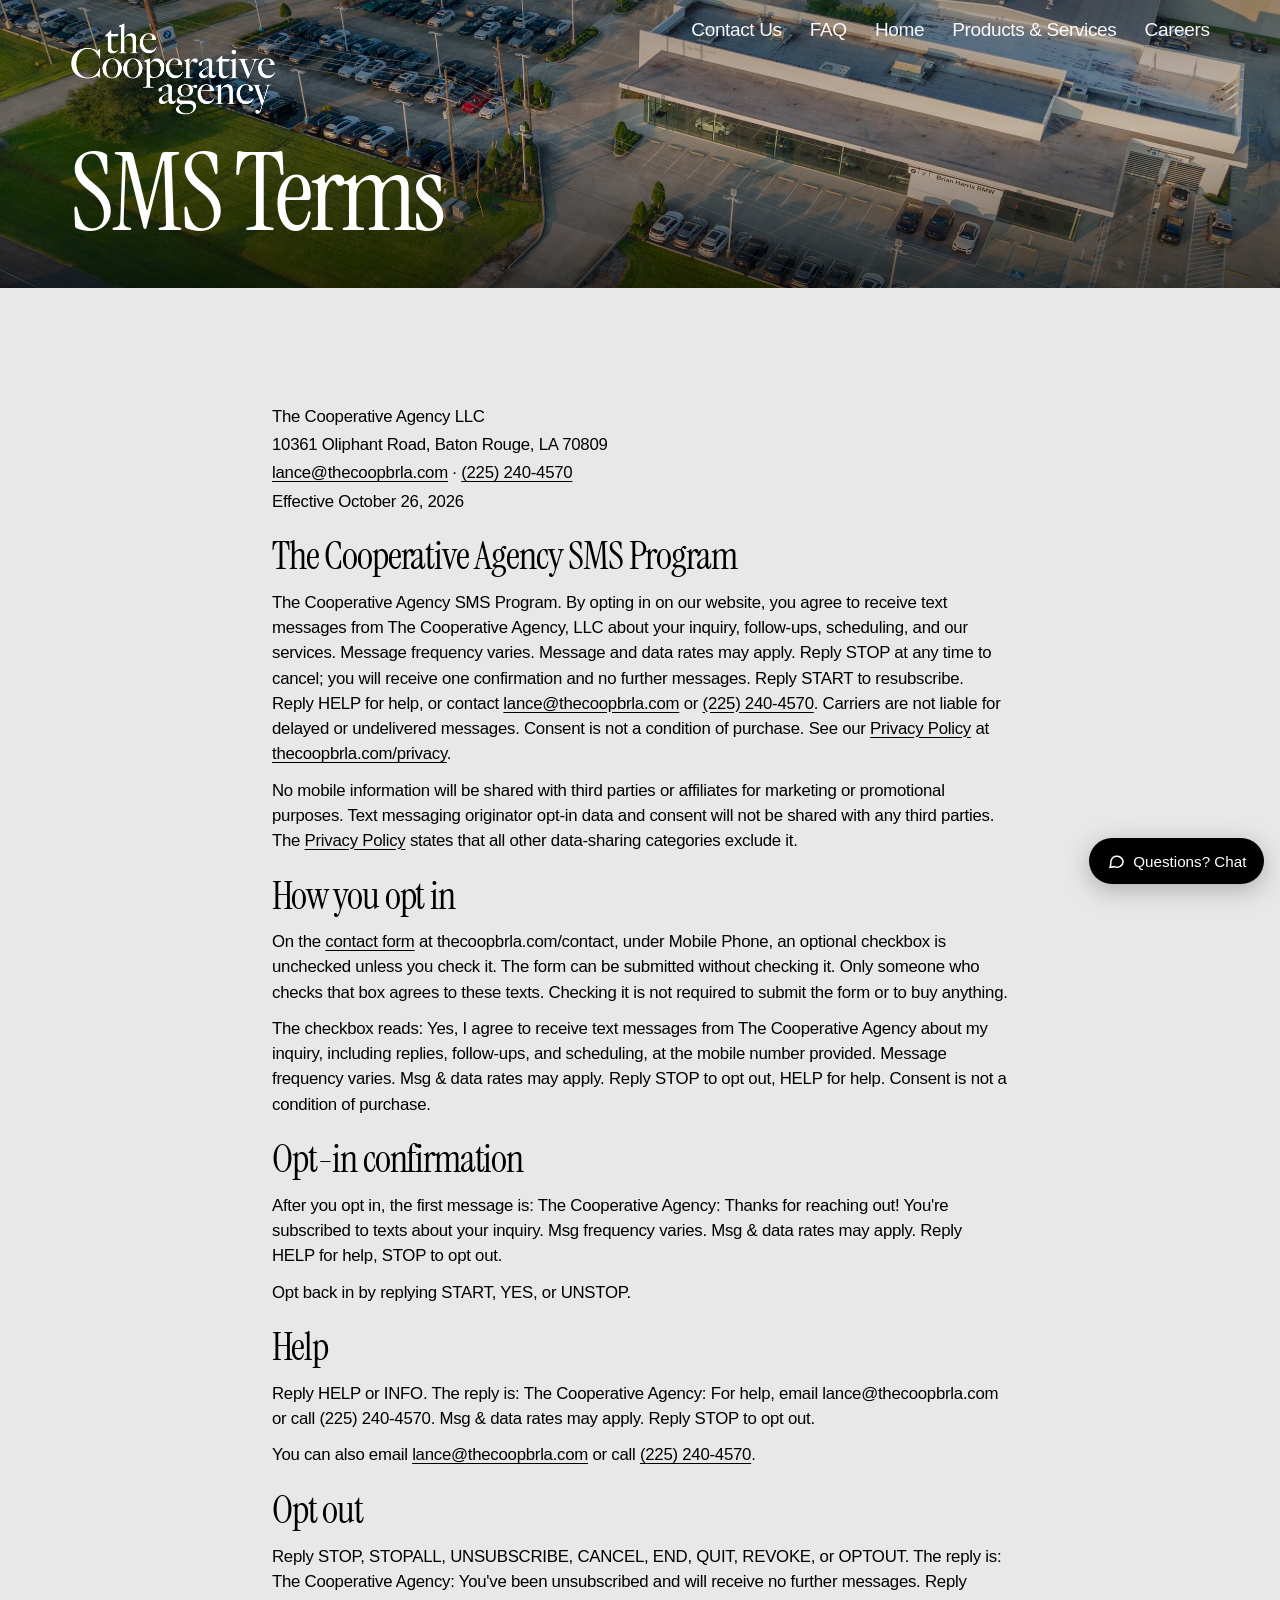
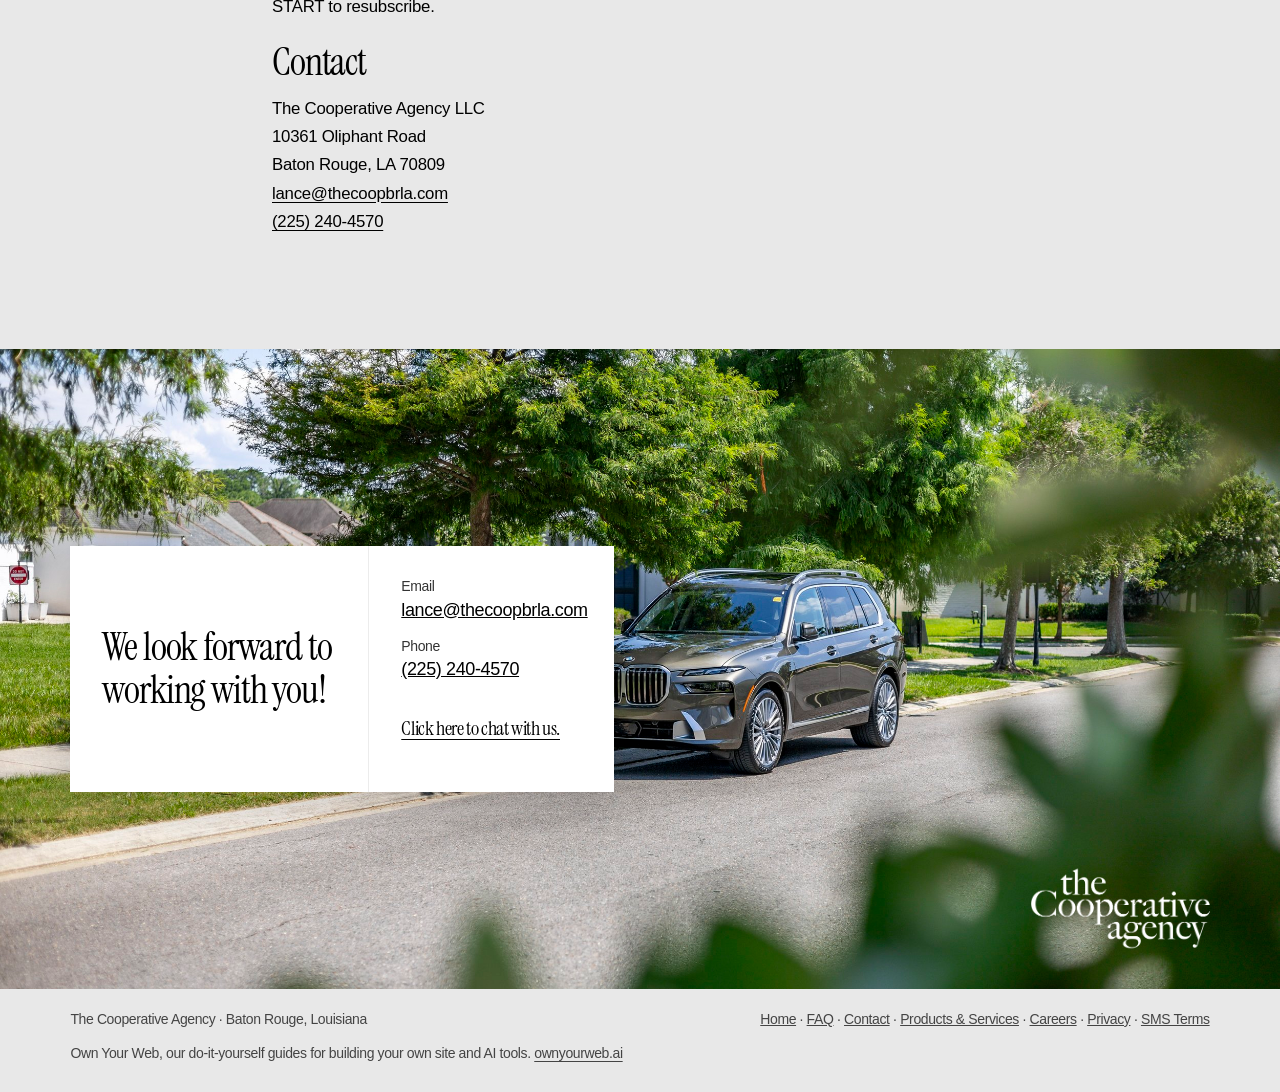
<file: sms-terms.html>
<!DOCTYPE html>
<html lang="en">
<head>
  <meta charset="UTF-8" />
  <meta name="viewport" content="width=device-width, initial-scale=1" />
  <title>SMS Terms — The Cooperative Agency</title>
  <meta name="description" content="SMS terms for The Cooperative Agency LLC. Optional texts about your inquiry. Message frequency varies. Reply STOP to cancel, HELP for help, or START to resubscribe." />
  <link rel="canonical" href="https://thecoopbrla.com/sms-terms" />
  <link rel="icon" href="./public/images/brand/favicon.ico" />
  <meta property="og:title" content="SMS Terms — The Cooperative Agency" />
  <meta property="og:description" content="Terms for text messages from The Cooperative Agency LLC about your inquiry." />
  <meta property="og:type" content="website" />
  <meta property="og:url" content="https://thecoopbrla.com/sms-terms" />
  <meta property="og:image" content="https://thecoopbrla.com/public/images/brand/og-1200x630.png" />
  <meta property="og:image:width" content="1200" />
  <meta property="og:image:height" content="630" />
  <meta name="robots" content="index,follow,max-snippet:-1" />
  <link rel="preconnect" href="https://fonts.googleapis.com" />
  <link rel="preconnect" href="https://fonts.gstatic.com" crossorigin />
  <link href="https://fonts.googleapis.com/css2?family=Instrument+Serif:ital@0;1&display=swap" rel="stylesheet" />
  <link rel="stylesheet" href="./css/site.css?v=sms1" />
</head>
<body>
  <section class="page-hero page-hero--legal" aria-label="SMS Terms">
    <div class="page-hero__media">
      <img src="./public/images/drone-august.jpg" alt="" width="2500" height="1407" fetchpriority="high" />
    </div>
    <div class="page-hero__shade"></div>
    <header class="site-header">
      <a href="./" aria-label="The Cooperative Agency home">
        <img class="logo-wordmark" src="./public/images/brand/logo-wordmark-white.png" alt="The Cooperative Agency" width="1598" height="795" />
      </a>
      <nav class="nav nav--light" aria-label="Primary">
        <a href="./contact.html">Contact Us</a>
        <a href="./faq.html">FAQ</a>
        <a href="./">Home</a>
        <a href="./products-and-services.html">Products &amp; Services</a>
        <a href="./careers.html">Careers</a>
      </nav>
    </header>
    <div class="page-hero__content">
      <h1 class="display">SMS Terms</h1>
    </div>
  </section>

  <main class="section section--loose" id="sms-terms">
    <article class="legal">
      <div class="legal-id">
        <p>The Cooperative Agency LLC</p>
        <p>10361 Oliphant Road, Baton Rouge, LA 70809</p>
        <p><a href="mailto:lance@thecoopbrla.com">lance@thecoopbrla.com</a> · <a href="tel:+12252404570">(225) 240-4570</a></p>
        <p>Effective October 26, 2026</p>
      </div>

      <section>
        <h2>The Cooperative Agency SMS Program</h2>
        <p>The Cooperative Agency SMS Program. By opting in on our website, you agree to receive text messages from The Cooperative Agency, LLC about your inquiry, follow-ups, scheduling, and our services. Message frequency varies. Message and data rates may apply. Reply STOP at any time to cancel; you will receive one confirmation and no further messages. Reply START to resubscribe. Reply HELP for help, or contact <a href="mailto:lance@thecoopbrla.com">lance@thecoopbrla.com</a> or <a href="tel:+12252404570">(225) 240-4570</a>. Carriers are not liable for delayed or undelivered messages. Consent is not a condition of purchase. See our <a href="/privacy">Privacy Policy</a> at <a href="/privacy">thecoopbrla.com/privacy</a>.</p>
        <p>No mobile information will be shared with third parties or affiliates for marketing or promotional purposes. Text messaging originator opt-in data and consent will not be shared with any third parties. The <a href="/privacy">Privacy Policy</a> states that all other data-sharing categories exclude it.</p>
      </section>

      <section>
        <h2>How you opt in</h2>
        <p>On the <a href="/contact">contact form</a> at thecoopbrla.com/contact, under Mobile Phone, an optional checkbox is unchecked unless you check it. The form can be submitted without checking it. Only someone who checks that box agrees to these texts. Checking it is not required to submit the form or to buy anything.</p>
        <p>The checkbox reads: Yes, I agree to receive text messages from The Cooperative Agency about my inquiry, including replies, follow-ups, and scheduling, at the mobile number provided. Message frequency varies. Msg &amp; data rates may apply. Reply STOP to opt out, HELP for help. Consent is not a condition of purchase.</p>
      </section>

      <section>
        <h2>Opt-in confirmation</h2>
        <p>After you opt in, the first message is: The Cooperative Agency: Thanks for reaching out! You're subscribed to texts about your inquiry. Msg frequency varies. Msg &amp; data rates may apply. Reply HELP for help, STOP to opt out.</p>
        <p>Opt back in by replying START, YES, or UNSTOP.</p>
      </section>

      <section>
        <h2>Help</h2>
        <p>Reply HELP or INFO. The reply is: The Cooperative Agency: For help, email lance@thecoopbrla.com or call (225) 240-4570. Msg &amp; data rates may apply. Reply STOP to opt out.</p>
        <p>You can also email <a href="mailto:lance@thecoopbrla.com">lance@thecoopbrla.com</a> or call <a href="tel:+12252404570">(225) 240-4570</a>.</p>
      </section>

      <section>
        <h2>Opt out</h2>
        <p>Reply STOP, STOPALL, UNSUBSCRIBE, CANCEL, END, QUIT, REVOKE, or OPTOUT. The reply is: The Cooperative Agency: You've been unsubscribed and will receive no further messages. Reply START to resubscribe.</p>
      </section>

      <section>
        <h2>Contact</h2>
        <div class="legal-id">
          <p>The Cooperative Agency LLC</p>
          <p>10361 Oliphant Road</p>
          <p>Baton Rouge, LA 70809</p>
          <p><a href="mailto:lance@thecoopbrla.com">lance@thecoopbrla.com</a></p>
          <p><a href="tel:+12252404570">(225) 240-4570</a></p>
        </div>
      </section>
    </article>
  </main>

  <section class="footer-band" aria-label="Contact footer">
    <div class="footer-band__media">
      <img src="./public/images/X7-in-Willow-Grove-7.jpg" alt="BMW X7 on a tree-lined street" width="2500" height="1667" loading="lazy" />
    </div>
    <div class="footer-band__inner">
      <div class="footer-card">
        <div class="footer-card__left">
          <p class="display-sm">We look forward to working with you!</p>
        </div>
        <div class="footer-card__right">
          <div>
            <p class="label">Email</p>
            <p class="value"><a href="mailto:lance@thecoopbrla.com">lance@thecoopbrla.com</a></p>
          </div>
          <div>
            <p class="label">Phone</p>
            <p class="value"><a href="tel:+12252404570">(225) 240-4570</a></p>
          </div>
          <p><a class="link-cta-sm" href="/contact" data-coop-chat aria-haspopup="dialog">Click here to chat with us.</a></p>
        </div>
      </div>
    </div>
    <img class="footer-logo" src="./public/images/brand/logo-wordmark-white.png" alt="The Cooperative Agency" width="1598" height="795" />
  </section>

  <div class="site-footer-mini">
    <span>The Cooperative Agency · Baton Rouge, Louisiana</span>
    <span><a href="./">Home</a> · <a href="./faq.html">FAQ</a> · <a href="./contact.html">Contact</a> · <a href="./products-and-services.html">Products &amp; Services</a> · <a href="./careers.html">Careers</a> · <a href="./privacy.html">Privacy</a> · <a href="./sms-terms.html" aria-current="page">SMS Terms</a></span>
    <p class="site-footer-mini__oyw">Own Your Web, our do-it-yourself guides for building your own site and AI tools. <a href="https://ownyourweb.ai">ownyourweb.ai</a></p>
  </div>
  <script src="./js/chat-widget.js?v=8316a52" defer></script>
</body>
</html>
</file>
<file: css/site.css>
/* The Cooperative Agency — full-bleed Squarespace parity */
:root {
  --bg: #e8e8e8;
  --bg-soft: #f2f2f2;
  --ink: #000;
  --white: #fff;
  --display: "Instrument Serif", "Times New Roman", Georgia, serif;
  --sans: "Helvetica Neue", Helvetica, Arial, sans-serif;
  /* side inset scales with viewport — never a fixed “page” shell */
  --gutter: clamp(1.25rem, 5.5vw, 5rem);
  --gutter-lg: clamp(1.5rem, 8vw, 7.5rem);
  --measure: 42rem;
  --measure-wide: 56rem;
  --space-1: clamp(0.5rem, 1vw, 0.75rem);
  --space-2: clamp(1rem, 2vw, 1.5rem);
  --space-3: clamp(1.75rem, 3.5vw, 2.75rem);
  --space-4: clamp(2.75rem, 6vw, 5rem);
  --space-5: clamp(4rem, 9vw, 7.5rem);
  --display-size: clamp(2.75rem, 7.5vw + 1rem, 6.75rem);
  --display-md: clamp(2rem, 3.5vw + 0.5rem, 3.4rem);
  --display-sm: clamp(1.5rem, 2.4vw + 0.5rem, 2.72rem);
  --body-size: clamp(1rem, 0.35vw + 0.92rem, 1.19rem);
  /* wordmark is ~1598×795; keep hero copy below the overlay header */
  --header-clearance: calc(1.35rem + (clamp(9.5rem, 16vw, 13.75rem) * 0.5) + 1.25rem);
}

*, *::before, *::after { box-sizing: border-box; }

html {
  width: 100%;
  max-width: 100%;
  scroll-behavior: smooth;
  background: var(--bg);
  /* kill accidental horizontal scroll that creates “page edge” */
  overflow-x: clip;
}

body {
  margin: 0;
  width: 100%;
  max-width: 100%;
  min-height: 100%;
  font-family: var(--sans);
  font-size: var(--body-size);
  line-height: 1.28;
  letter-spacing: -0.02em;
  color: var(--ink);
  background: var(--bg);
  -webkit-font-smoothing: antialiased;
  text-rendering: optimizeLegibility;
  /* center any residual shrink-wrap behavior */
  display: block;
}

img {
  max-width: 100%;
  height: auto;
  display: block;
  vertical-align: middle;
}

a { color: inherit; }

/* every major shell is true full-bleed */
.bleed,
.hero,
.band,
.footer-band,
.section,
.panel,
.site-footer-mini {
  width: 100%;
  max-width: none;
  margin-left: 0;
  margin-right: 0;
}

/* ---------- type ---------- */
.display {
  font-family: var(--display);
  font-weight: 400;
  font-size: var(--display-size);
  line-height: 0.92;
  letter-spacing: -0.03em;
  margin: 0;
  text-wrap: balance;
}
.display-md {
  font-family: var(--display);
  font-weight: 400;
  font-size: var(--display-md);
  line-height: 1.06;
  letter-spacing: -0.03em;
  margin: 0;
  text-wrap: balance;
}
.display-sm {
  font-family: var(--display);
  font-weight: 400;
  font-size: var(--display-sm);
  line-height: 1.12;
  letter-spacing: -0.03em;
  margin: 0;
  text-wrap: pretty;
}
.display-xs {
  font-family: var(--display);
  font-weight: 400;
  font-size: clamp(1.1rem, 1.2vw + 0.7rem, 1.24rem);
  line-height: 1.2;
  letter-spacing: -0.03em;
  margin: 0;
}
.body {
  font-family: var(--sans);
  font-size: var(--body-size);
  line-height: 1.28;
  letter-spacing: -0.02em;
  margin: 0;
  text-wrap: pretty;
}
.body-lg {
  font-family: var(--sans);
  font-size: clamp(1.1rem, 1.1vw + 0.7rem, 1.67rem);
  line-height: 1.28;
  letter-spacing: -0.02em;
  margin: 0;
  text-wrap: pretty;
}
.link-cta {
  font-family: var(--display);
  font-size: var(--display-sm);
  line-height: 1.12;
  letter-spacing: -0.03em;
  text-decoration: underline;
  text-underline-offset: 0.18em;
  text-decoration-thickness: 1px;
}
.link-cta-sm {
  font-family: var(--display);
  font-size: clamp(1.1rem, 1.2vw + 0.7rem, 1.24rem);
  text-decoration: underline;
  text-underline-offset: 0.18em;
  text-decoration-thickness: 1px;
}
.btn-pill {
  display: inline-flex;
  align-items: center;
  justify-content: center;
  min-height: 2.75rem;
  padding: 0.65rem 1.4rem;
  border: 1px solid currentColor;
  border-radius: 999px;
  text-decoration: none;
  font-family: var(--sans);
  font-size: 0.94rem;
  background: transparent;
}

/* content column — centered, never left-stuck */
.inner {
  width: 100%;
  max-width: 90rem; /* soft ceiling on ultra-wide only */
  margin-inline: auto;
  padding-inline: var(--gutter);
}
.inner-wide {
  width: 100%;
  max-width: 100%;
  margin-inline: auto;
  padding-inline: var(--gutter);
}
.inner-tight {
  width: 100%;
  max-width: 48rem;
  margin-inline: auto;
  padding-inline: var(--gutter);
}

/* ---------- header over media ---------- */
.site-header {
  position: absolute;
  inset: 0 0 auto 0;
  z-index: 30;
  width: 100%;
  padding: 1.15rem var(--gutter) 0;
  display: flex;
  align-items: flex-start;
  justify-content: space-between;
  gap: 1rem;
  pointer-events: none;
}
.site-header a { pointer-events: auto; text-decoration: none; }
.logo-wordmark {
  width: clamp(9.5rem, 16vw, 13.75rem);
  height: auto;
}
.nav {
  display: flex;
  flex-wrap: wrap;
  justify-content: flex-end;
  gap: clamp(1rem, 2.2vw, 1.85rem);
  font-size: var(--body-size);
  font-weight: 400;
  letter-spacing: -0.02em;
}
.nav a { opacity: 0.95; }
.nav a:hover { opacity: 1; text-decoration: underline; text-underline-offset: 4px; }
.nav--light a { color: var(--white); }

/* ---------- hero: always viewport-wide ---------- */
.hero {
  position: relative;
  width: 100%;
  min-height: 100svh;
  min-height: 100vh;
  color: var(--white);
  display: grid;
  align-items: end;
  overflow: hidden;
  background: #0c0c0c;
}
.hero__media,
.band__media,
.footer-band__media {
  position: absolute;
  inset: 0;
  width: 100%;
  height: 100%;
}
.hero__media img,
.band__media img,
.footer-band__media img {
  width: 100%;
  height: 100%;
  max-width: none;
  object-fit: cover;
  object-position: center center;
}
.hero__shade {
  position: absolute;
  inset: 0;
  background:
    linear-gradient(to top, rgba(0,0,0,.58) 0%, rgba(0,0,0,.18) 42%, rgba(0,0,0,.28) 100%);
  pointer-events: none;
}
.hero__content {
  position: relative;
  z-index: 2;
  width: 100%;
  padding: var(--header-clearance) var(--gutter) clamp(2.75rem, 7vh, 5rem);
}
.hero__lede {
  max-width: 28rem;
  margin: 0 0 var(--space-2);
  color: rgba(255,255,255,.96);
}
.hero .display {
  max-width: var(--measure-wide);
}

/* ---------- sections ---------- */
.section {
  width: 100%;
  padding-block: var(--space-4);
  padding-inline: 0;
}
.section--loose { padding-block: var(--space-5); }
.section--tight {
  padding-block: var(--space-3);
}
.section--flush-top { padding-top: var(--space-2); }
.section--flush-bot { padding-bottom: var(--space-2); }

.panel {
  width: 100%;
  background: var(--bg-soft);
  padding-block: var(--space-5);
}

/* editorial split — full bleed section, inset columns */
.split {
  display: grid;
  grid-template-columns: minmax(0, 1.05fr) minmax(0, 0.95fr);
  gap: clamp(1.5rem, 4vw, 3.5rem);
  align-items: center;
  width: 100%;
}
.split--rev {
  grid-template-columns: minmax(0, 0.95fr) minmax(0, 1.05fr);
}
.split--top { align-items: start; }

.stack {
  display: grid;
  gap: var(--space-2);
  min-width: 0;
}
.stack-lg { display: grid; gap: var(--space-3); min-width: 0; }
.stack-sm { display: grid; gap: var(--space-1); min-width: 0; }

.photo {
  min-width: 0;
  overflow: hidden;
}
.photo img {
  width: 100%;
  height: auto;
  object-fit: cover;
}
.photo--portrait img {
  aspect-ratio: 2 / 3;
  object-fit: cover;
  width: 100%;
  height: auto;
}

/* brand-consistency video block */
.section--brand {
  background: #fff;
}
.split--brand {
  grid-template-columns: minmax(0, 0.92fr) minmax(0, 1.08fr);
  align-items: center;
  gap: clamp(1.75rem, 4.5vw, 4rem);
}
.brand-copy {
  max-width: 28rem;
  justify-self: end;
  width: 100%;
  text-align: center;
}
.brand-copy .display-sm {
  max-width: 14ch;
  margin-inline: auto;
}
.brand-copy .body,
.brand-copy .display-xs {
  margin-inline: auto;
}
.media-frame {
  min-width: 0;
  overflow: hidden;
  background: #0c0c0c;
}
.media-frame--video {
  aspect-ratio: 16 / 9;
  width: 100%;
}
.media-video {
  display: block;
  width: 100%;
  height: 100%;
  object-fit: cover;
  background: #0c0c0c;
}

.ta-right { text-align: right; }
.ta-center { text-align: center; }
.mw-prose { max-width: var(--measure); }
.mw-narrow { max-width: 30rem; }
.ml-auto { margin-left: auto; }
.mr-auto { margin-right: auto; }
.mx-auto { margin-inline: auto; }

/* full-bleed photo bands */
.band {
  position: relative;
  width: 100%;
  min-height: clamp(26rem, 58vw, 42rem);
  color: var(--white);
  display: grid;
  align-items: end;
  overflow: hidden;
  background: #0c0c0c;
}
.band__shade {
  position: absolute;
  inset: 0;
  background: linear-gradient(90deg, rgba(0,0,0,.12), rgba(0,0,0,.48));
  pointer-events: none;
}
.band__content {
  position: relative;
  z-index: 2;
  width: 100%;
  padding: var(--space-4) var(--gutter);
}
.band__content.is-right {
  display: grid;
  justify-items: end;
  text-align: right;
}
.band__content.is-right .stack-sm,
.band__content.is-right .stack {
  max-width: 34rem;
  width: min(34rem, 100%);
}

.social-pair {
  display: grid;
  grid-template-columns: minmax(0, 1.15fr) minmax(0, 0.7fr);
  gap: var(--space-2);
  align-items: end;
  width: min(46rem, 100%);
  margin-inline: auto;
}
.social-pair img {
  width: 100%;
  box-shadow: 0 1.25rem 3rem rgba(0,0,0,.12);
}

.two-up {
  display: grid;
  grid-template-columns: minmax(0, 1.25fr) minmax(0, 0.75fr);
  gap: 0.65rem;
  min-width: 0;
}
.two-up img {
  width: 100%;
  height: 100%;
  min-height: 18rem;
  object-fit: cover;
}

.ig-grid {
  display: grid;
  grid-template-columns: repeat(4, minmax(0, 1fr));
  gap: 0.55rem;
  width: 100%;
}
.ig-grid a {
  display: block;
  min-width: 0;
}
.ig-grid img {
  width: 100%;
  aspect-ratio: 4 / 5;
  object-fit: cover;
}

/* form */
.form-shell {
  display: grid;
  grid-template-columns: minmax(0, 1.05fr) minmax(0, 0.95fr);
  gap: clamp(1.75rem, 4vw, 3.5rem);
  align-items: start;
  width: 100%;
}
.form {
  display: grid;
  gap: 0.8rem;
  background: #fff;
  padding: clamp(1.1rem, 2vw, 1.5rem);
  border: 1px solid #d4d4d4;
  width: 100%;
  max-width: 32rem;
  justify-self: end;
}
.form label {
  display: grid;
  gap: 0.3rem;
  font-size: 0.8125rem;
  font-weight: 500;
}
.form input,
.form textarea {
  font: inherit;
  font-size: 1rem;
  padding: 0.75rem 0.8rem;
  border: 1px solid #c8c8c8;
  background: #fff;
  border-radius: 0;
  width: 100%;
}
.form textarea { min-height: 7.5rem; resize: vertical; }
.form .row {
  display: grid;
  grid-template-columns: 1fr 1fr;
  gap: 0.8rem;
}
.form button {
  appearance: none;
  border: 1px solid #000;
  background: #000;
  color: #fff;
  min-height: 2.85rem;
  font: inherit;
  font-size: 0.94rem;
  cursor: pointer;
}
.form .note {
  font-size: 0.8125rem;
  color: #555;
  margin: 0;
  line-height: 1.35;
}
.form[data-state="sent"] .form-fields { display: none; }
.form-thanks {
  display: none;
  font-family: var(--display);
  font-size: var(--display-sm);
  line-height: 1.2;
  margin: 0;
}
.form[data-state="sent"] .form-thanks { display: block; }
.form[data-state="error"] .form-error { display: block; }
.form-error {
  display: none;
  font-size: 0.875rem;
  color: #7a1f1f;
  margin: 0;
}

/* footer band — full bleed photo + floating card */
.footer-band {
  position: relative;
  width: 100%;
  min-height: clamp(28rem, 56vw, 40rem);
  overflow: hidden;
  color: #000;
}
.footer-band__inner {
  position: relative;
  z-index: 2;
  min-height: inherit;
  width: 100%;
  display: grid;
  align-content: center;
  justify-items: start;
  padding: var(--space-4) var(--gutter);
}
.footer-card {
  display: grid;
  grid-template-columns: minmax(0, 1.15fr) minmax(0, 0.95fr);
  background: #fff;
  width: min(34rem, 100%);
  box-shadow: 0 1.15rem 3.25rem rgba(0,0,0,.18);
}
.footer-card__left {
  padding: clamp(1.35rem, 2.5vw, 2.1rem);
  display: grid;
  align-content: center;
}
.footer-card__right {
  padding: clamp(1.35rem, 2.5vw, 2.1rem);
  display: grid;
  gap: 1rem;
  align-content: center;
  border-left: 1px solid #ececec;
}
.footer-card__right .label {
  font-size: 0.875rem;
  color: #333;
  margin: 0 0 0.15rem;
}
.footer-card__right .value {
  font-size: 1.125rem;
  margin: 0;
}
.footer-logo {
  position: absolute;
  right: var(--gutter);
  bottom: clamp(1.25rem, 3vw, 2.25rem);
  width: clamp(9rem, 14vw, 12.5rem);
  z-index: 3;
  filter: drop-shadow(0 2px 12px rgba(0,0,0,.35));
}

.site-footer-mini {
  width: 100%;
  padding: 1.35rem var(--gutter) 1.85rem;
  display: flex;
  justify-content: space-between;
  gap: 1rem;
  flex-wrap: wrap;
  font-size: 0.875rem;
  color: #444;
  background: var(--bg);
}

/* headline-only rows need breathing room */
.headline-row {
  width: 100%;
  padding-block: var(--space-3) var(--space-2);
}
.headline-row .display {
  max-width: min(var(--measure-wide), 100%);
}

/* ---------- interior page hero (FAQ / Contact) ---------- */
.page-hero {
  position: relative;
  width: 100%;
  min-height: clamp(22rem, 48svh, 32rem);
  color: var(--white);
  display: grid;
  align-items: end;
  overflow: hidden;
  background: #0c0c0c;
}
.page-hero__media {
  position: absolute;
  inset: 0;
  width: 100%;
  height: 100%;
}
.page-hero__media img {
  width: 100%;
  height: 100%;
  max-width: none;
  object-fit: cover;
  object-position: center 40%;
}
.page-hero__shade {
  position: absolute;
  inset: 0;
  background:
    linear-gradient(to top, rgba(0,0,0,.62) 0%, rgba(0,0,0,.22) 55%, rgba(0,0,0,.35) 100%);
  pointer-events: none;
}
.page-hero__content {
  position: relative;
  z-index: 2;
  width: 100%;
  padding: var(--header-clearance) var(--gutter) clamp(2rem, 5vh, 3.25rem);
  max-width: var(--measure-wide);
}
.page-hero__lede {
  max-width: 34rem;
  margin: var(--space-2) 0 0;
  color: rgba(255,255,255,.95);
}

/* ---------- FAQ: always-open, scrape-friendly ---------- */
.faq-list {
  width: min(46rem, 100%);
  margin-inline: auto;
  display: grid;
  gap: 0;
}
.faq-item {
  padding-block: clamp(1.35rem, 2.6vw, 2rem);
  border-bottom: 1px solid #cfcfcf;
}
.faq-item:first-child {
  padding-top: 0;
}
.faq-item .display-sm {
  margin: 0 0 var(--space-1);
  max-width: 28ch;
}
.faq-item .body {
  max-width: 42rem;
  color: #1a1a1a;
}
.faq-bullets {
  margin: 0.55rem 0 0.75rem;
  padding-left: 1.15rem;
  display: grid;
  gap: 0.35rem;
  font-family: var(--sans);
  font-size: var(--body-size);
  line-height: 1.35;
  letter-spacing: -0.02em;
  color: #1a1a1a;
}
.faq-bullets li::marker {
  color: #555;
}
.faq-cta {
  margin-top: var(--space-5);
  padding-top: var(--space-4);
  border-top: 1px solid #cfcfcf;
  gap: var(--space-2);
}

/* contact interior */
.form-shell--contact {
  align-items: start;
}
.contact-copy {
  max-width: 34rem;
}
.contact-photo img {
  aspect-ratio: 4 / 5;
  object-fit: cover;
  width: 100%;
}
.contact-direct .label {
  font-size: 0.875rem;
  color: #333;
  margin: 0 0 0.15rem;
}
.contact-direct .value {
  font-size: 1.125rem;
  margin: 0;
}
.form .display-xs {
  margin-bottom: 0.15rem;
}
.form input:focus,
.form textarea:focus {
  outline: 2px solid #000;
  outline-offset: 1px;
  border-color: #000;
}
.form button:hover {
  background: #222;
}
.form button:focus-visible {
  outline: 2px solid #000;
  outline-offset: 3px;
}
::selection {
  background: #111;
  color: #fff;
}

@media (max-width: 900px) {
  .split,
  .split--rev,
  .split--brand,
  .form-shell,
  .social-pair,
  .two-up,
  .footer-card,
  .ig-grid {
    grid-template-columns: 1fr;
  }
  .ig-grid { grid-template-columns: 1fr 1fr; }
  .ta-right,
  .band__content.is-right {
    text-align: left;
    justify-items: start;
  }
  .form { justify-self: stretch; max-width: none; }
  .nav { gap: 0.85rem; font-size: 0.95rem; }
  .footer-card__right { border-left: 0; border-top: 1px solid #ececec; }
  .hero { min-height: 92svh; }
  .page-hero { min-height: calc(var(--header-clearance) + 14rem); }
  .faq-item .display-sm { max-width: none; }
  .brand-copy {
    justify-self: stretch;
    max-width: none;
    text-align: left;
  }
  .brand-copy .display-sm,
  .brand-copy .body,
  .brand-copy .display-xs {
    margin-inline: 0;
    max-width: none;
  }
  .media-frame--video { order: -1; }
}

/* ultra-wide: keep media full bleed, type readable */
@media (min-width: 1600px) {
  :root {
    --gutter: clamp(3rem, 6vw, 6.5rem);
  }
}

/* Footer band: reserve room below the card for the absolutely positioned wordmark so they never overlap on small/medium screens. */
@media (max-width: 1100px) {
  .footer-band__inner {
    padding-bottom: calc(clamp(1.25rem, 3vw, 2.25rem) + clamp(9rem, 14vw, 12.5rem) * 0.5 + 1.5rem);
  }
}

/* Careers */
.careers-copy h2 { margin: 0 0 .5rem; }
.careers-copy section p { margin: 0; }
.careers-copy section p + p { margin-top: .8rem; }
.form label .opt { display: inline; }
.careers-copy .pills { display: flex; flex-wrap: wrap; gap: .4rem; list-style: none; padding: 0; margin: 0; }
.careers-copy .pills li { border: 1px solid #000; padding: .3rem .6rem; font-size: .8125rem; }
.form fieldset { border: 0; margin: 0; padding: 0; display: grid; gap: .35rem; }
.form legend { font-size: .8125rem; font-weight: 500; margin-bottom: .2rem; padding: 0; }
.form .check { display: flex; align-items: center; gap: .5rem; font-weight: 400; font-size: .95rem; }
.form .check input { width: 1.1rem; height: 1.1rem; padding: 0; flex: none; }
.sms-consent { display: grid; gap: 0.55rem; margin: 0.15rem 0 0.1rem; }
.form .check--sms { align-items: flex-start; gap: 0.65rem; font-size: 0.875rem; line-height: 1.45; letter-spacing: -0.01em; }
.form .check--sms input { width: 1.15rem; height: 1.15rem; margin-top: 0.15rem; accent-color: #000; }
.sms-disclosure { margin: 0; font-size: 0.8125rem; line-height: 1.45; color: #222; }
.sms-disclosure a { text-decoration: underline; text-underline-offset: 2px; }
.page-hero--legal { min-height: 0; }
.legal { width: min(46rem, 100%); margin-inline: auto; display: grid; gap: 1.35rem; }
.legal section { display: grid; gap: 0.7rem; }
.legal h2 { font-family: var(--display); font-weight: 400; font-size: var(--display-sm); line-height: 1.12; letter-spacing: -0.03em; margin: 0; }
.legal p, .legal li { font-family: var(--sans); font-size: 1.05rem; line-height: 1.5; letter-spacing: -0.015em; margin: 0; }
.legal ul { margin: 0; padding-left: 1.15rem; display: grid; gap: 0.45rem; }
.legal a { text-decoration: underline; text-underline-offset: 3px; }
.legal .legal-id { display: grid; gap: 0.2rem; }
.form .opt { font-weight: 400; color: #666; }

/* Own Your Web outbound link */
.nav__ext { display: inline-flex; align-items: center; gap: 0.3em; white-space: nowrap; }
.nav__ext-icon { width: 0.6em; height: 0.6em; flex: none; }
.site-footer-mini__oyw { flex-basis: 100%; margin: 0; }
.site-footer-mini__oyw a { text-decoration: underline; text-underline-offset: 3px; }
</file>
<file: css/products-v2.css>
/* Products & Services v2 — Eleanor visual spec. Page-only. */

.ps-page {
  overflow-x: clip;
}

.ps-page .nav a[aria-current="page"] {
  text-decoration: underline;
  text-underline-offset: 4px;
}

.ps-nav-btn,
.ps-menu__close,
.ps-play {
  pointer-events: auto;
  appearance: none;
  border: 0;
  border-radius: 0;
  background: transparent;
  color: #fff;
  cursor: pointer;
  font-family: var(--sans);
}

.ps-nav-btn {
  display: none;
  width: 44px;
  height: 44px;
  padding: 0;
  flex: none;
  align-items: center;
  justify-content: center;
  flex-direction: column;
  gap: 6px;
}

.ps-nav-btn span {
  display: block;
  width: 24px;
  height: 2px;
  background: #fff;
}

.ps-menu {
  position: fixed;
  inset: 0;
  z-index: 80;
  background: #0c0c0c;
  color: #fff;
  padding: 1.15rem var(--gutter) 2rem;
  display: flex;
  flex-direction: column;
  align-items: flex-start;
}

.ps-menu[hidden] {
  display: none;
}

.ps-menu__logo {
  display: block;
  pointer-events: auto;
}

.ps-menu__logo img {
  width: clamp(9.5rem, 16vw, 13.75rem);
  height: auto;
}

.ps-menu__close {
  position: absolute;
  top: 1.15rem;
  right: var(--gutter);
  width: 44px;
  height: 44px;
  font-size: 32px;
  line-height: 1;
}

.ps-menu nav {
  width: 100%;
  margin-top: var(--space-3);
  display: flex;
  flex-direction: column;
}

.ps-menu nav a {
  color: #fff;
  font-size: 20px;
  font-weight: 400;
  line-height: 1.2;
  min-height: 44px;
  padding: 12px 0;
  border-bottom: 1px solid rgba(255, 255, 255, 0.18);
  text-decoration: none;
  display: flex;
  align-items: center;
}

.ps-menu nav a[aria-current="page"] {
  text-decoration: underline;
  text-underline-offset: 4px;
}

.ps-menu .btn-pill {
  margin-top: var(--space-3);
  color: #fff;
}

.ps-page .page-hero__lede {
  max-width: 28rem;
  margin-bottom: 0;
}

.ps-motive {
  margin: 12px 0 0;
  max-width: 28rem;
  font-family: var(--sans);
  font-size: 14px;
  font-weight: 400;
  line-height: 1.35;
  color: rgba(255, 255, 255, 0.85);
}

.ps-actions {
  display: flex;
  flex-wrap: wrap;
  gap: 12px;
  margin: var(--space-2) 0 0;
}

.ps-page .btn-pill {
  min-height: 44px;
  border-radius: 999px;
}

.ps-page .page-hero .btn-pill.is-fill {
  background: #fff;
  color: #000;
  border-color: #fff;
}

.ps-page .ps-sec .btn-pill.is-fill,
.ps-page .form button.btn-pill {
  background: #000;
  color: #fff;
  border-color: #000;
  border-radius: 999px;
  min-height: 44px;
  padding: 0.65rem 1.4rem;
  width: auto;
  justify-self: start;
}

.ps-sec {
  padding: var(--space-5) 0;
  border-top: 1px solid #cfcfcf;
  text-align: left;
}

.ps-sec--slim {
  padding: var(--space-4) 0;
}

.ps-sec--bg {
  background: #e8e8e8;
}

.ps-sec--soft {
  background: #f2f2f2;
}

.ps-sec--white {
  background: #fff;
}

.ps-eyebrow {
  margin: 0 0 16px;
  font-family: var(--sans);
  font-weight: 500;
  font-size: 13px;
  line-height: 1.2;
  letter-spacing: 0.12em;
  text-transform: uppercase;
  color: #555;
}

.ps-sec .display-md {
  max-width: 18ch;
}

.ps-sec .display-sm,
.ps-sec .body,
.ps-lede,
.ps-points {
  max-width: var(--measure);
}

.ps-lede {
  margin: var(--space-2) 0 0;
}

.ps-points {
  margin: var(--space-2) 0 0;
  padding: 0 0 0 1.15rem;
  display: grid;
  gap: 8px;
  list-style: disc;
}

.ps-points li {
  line-height: 1.35;
}

.ps-points li::marker {
  color: #555;
}

ol.ps-points {
  list-style: decimal;
}

.ps-content {
  margin-top: var(--space-3);
  min-width: 0;
}

.ps-group-wrap + .ps-group-wrap {
  margin-top: var(--space-4);
}

.ps-group {
  margin: 0 0 16px;
  font-family: var(--sans);
  font-weight: 500;
  font-size: 20px;
  line-height: 1.25;
  color: #000;
}

.ps-cta {
  margin: var(--space-3) 0 0;
}

.ps-cta .link-cta {
  display: inline;
}

.ps-grid {
  display: grid;
  grid-template-columns: repeat(2, minmax(0, 1fr));
  column-gap: var(--space-2);
  row-gap: var(--space-3);
  min-width: 0;
}

.ps-row {
  --row-h: clamp(280px, 36vw, 520px);
  display: grid;
  gap: var(--space-2);
  align-items: end;
  width: min(100%, calc(var(--row-sum) * var(--row-h) + var(--row-gaps)));
  min-width: 0;
}

.ps-row--clips {
  --row-sum: 2.4;
  --row-gaps: calc(var(--space-2) * 2);
  grid-template-columns: 0.8fr 0.8fr 0.8fr;
}

.ps-row--shoot {
  display: flex;
  align-items: flex-start;
  gap: 16px;
  width: 100%;
}

.ps-row--shoot > .ps-ex {
  min-width: 0;
  margin: 0;
}

.ps-row--shoot > .ps-ex:nth-child(1) { flex: 0.75 1 0; }
.ps-row--shoot > .ps-ex:nth-child(2),
.ps-row--shoot > .ps-ex:nth-child(3) { flex: 0.6667 1 0; }

.ps-row--shoot > .ps-ex > img {
  display: block;
  width: 100%;
  height: auto;
}

.ps-row--shoot .ps-cap {
  margin: 8px 0 0;
}


.ps-row--guides {
  --row-sum: 3.2;
  --row-gaps: var(--space-2);
  grid-template-columns: 1.6fr 1.6fr;
}

.ps-row--social {
  --row-sum: 2.725;
  --row-gaps: calc(var(--space-2) * 3);
  width: 100%;
  grid-template-columns: 0.8fr 0.8fr 0.5625fr 0.5625fr;
}

.ps-row--social .ps-ex__frame {
  aspect-ratio: auto;
  height: auto;
  overflow: visible;
}

.ps-row--social .ps-ex__frame img,
.ps-row--social .ps-ex__frame video {
  width: 100%;
  height: auto;
  object-fit: unset;
}

.ps-row--air {
  --row-sum: 3.555;
  --row-gaps: var(--space-2);
  grid-template-columns: 1.777fr 1.777fr;
}

.ps-wide {
  width: 100%;
  min-width: 0;
}

.ps-wide--email {
  max-width: 880px;
}

.ps-air {
  display: grid;
  gap: var(--space-2);
  min-width: 0;
}

.ps-ex {
  margin: 0;
  min-width: 0;
}

.ps-cap {
  display: grid;
  gap: 2px;
  margin: 0 0 10px;
}

.ps-cap__label {
  font-family: var(--sans);
  font-weight: 500;
  font-size: 12px;
  line-height: 1.3;
  letter-spacing: 0.12em;
  text-transform: uppercase;
  color: #555;
}

.ps-cap__store {
  font-family: var(--sans);
  font-weight: 400;
  font-size: 14px;
  line-height: 1.3;
  color: #000;
  min-height: 1.3em;
}

.ps-ex__frame {
  position: relative;
  background: #fff;
  border: 1px solid #cfcfcf;
  border-radius: 0;
  box-shadow: none;
  overflow: hidden;
  aspect-ratio: var(--ar, 16 / 10);
  min-width: 0;
}

.ps-ar-1610 { --ar: 16 / 10; }
.ps-ar-43 { --ar: 4 / 3; }
.ps-ar-23 { --ar: 2 / 3; }
.ps-ar-34 { --ar: 3 / 4; }
.ps-ar-45 { --ar: 4 / 5; }
.ps-ar-169 { --ar: 16 / 9; }
.ps-ar-916 { --ar: 9 / 16; }

.ps-ex__frame img,
.ps-ex__frame video {
  width: 100%;
  height: 100%;
  object-fit: cover;
  object-position: center;
  display: block;
}

.ps-ex__frame video {
  background: #0c0c0c;
}

.ps-ex__frame a {
  display: block;
  width: 100%;
  height: 100%;
}

.ps-ex--natural .ps-ex__frame {
  aspect-ratio: auto;
  height: auto;
}

.ps-ex--natural .ps-ex__frame img {
  height: auto;
}

.ps-play {
  position: absolute;
  right: 8px;
  bottom: 8px;
  width: 36px;
  height: 36px;
  padding: 0;
  background: rgba(0, 0, 0, 0.45);
  display: grid;
  place-items: center;
}

.ps-play svg {
  width: 14px;
  height: 14px;
  display: block;
  fill: #fff;
}

.ps-doors {
  display: grid;
  grid-template-columns: repeat(3, minmax(0, 1fr));
  gap: var(--space-2);
}

.ps-door {
  border-top: 1px solid #000;
  padding-top: 20px;
  display: flex;
  flex-direction: column;
  align-items: flex-start;
  min-width: 0;
}

.ps-door .display-sm {
  margin-top: 16px;
  max-width: none;
}

.ps-door .body {
  margin: var(--space-2) 0 0;
  max-width: 28ch;
}

.ps-door .btn-pill {
  margin-top: 20px;
}

.ps-form-wrap {
  display: grid;
  grid-template-rows: 0fr;
  margin-top: 0;
  transition: grid-template-rows 250ms ease, margin-top 250ms ease;
}

.ps-form-wrap.is-open {
  grid-template-rows: 1fr;
  margin-top: var(--space-3);
}

.ps-form-wrap .form {
  overflow: hidden;
  min-height: 0;
}

.ps-form-wrap:not(.is-open) .form {
  padding-top: 0;
  padding-bottom: 0;
  border-top-width: 0;
  border-bottom-width: 0;
}

.ps-page .form {
  max-width: 40rem;
  padding: 32px;
  border: 1px solid #cfcfcf;
  border-radius: 0;
  box-shadow: none;
  justify-self: start;
  text-align: left;
}

.ps-page .form label {
  text-align: left;
}

.ps-hp {
  position: absolute;
  left: -9999px;
  width: 1px;
  height: 1px;
  overflow: hidden;
}

.ps-pullquote {
  position: relative;
  margin: var(--space-4) 0 0;
  padding: 0;
  max-width: 22ch;
  border: 0;
}

.ps-pullquote::before {
  content: "";
  display: block;
  width: 64px;
  height: 1px;
  background: #0c0c0c;
  margin: 0 0 28px;
}

.ps-pullquote p {
  position: relative;
  margin: 0;
  font-family: var(--display);
  font-style: normal;
  font-weight: 400;
  font-size: clamp(1.75rem, 2.8vw + 0.6rem, 3rem);
  line-height: 1.04;
  letter-spacing: -0.03em;
}

.ps-pullquote__mark {
  position: absolute;
  z-index: 0;
  left: calc(-0.35em / 2.2);
  top: calc(-0.55em / 2.2);
  font-family: var(--display);
  font-style: normal;
  font-weight: 400;
  font-size: 2.2em;
  line-height: 1;
  color: #cfcfcf;
  pointer-events: none;
}

.ps-pullquote p span:last-child {
  position: relative;
  z-index: 1;
}

.ps-seo__h {
  margin: 0 0 var(--space-3);
  font-family: var(--sans);
  font-size: 16px;
  font-weight: 500;
  line-height: 1.3;
  color: #000;
}

.ps-seo__cols {
  display: grid;
  grid-template-columns: 1fr 1fr;
  gap: var(--space-3);
}

.ps-seo p {
  margin: 0;
  font-family: var(--sans);
  font-weight: 400;
  font-size: 14px;
  line-height: 1.5;
  color: #444;
}

.ps-page .footer-band__media img {
  object-fit: cover;
  object-position: 50% 55%;
}

.ps-page .footer-card {
  width: min(30rem, calc(42vw - var(--gutter) - 1.5rem));
  box-shadow: 0 1.15rem 3.25rem rgba(0, 0, 0, 0.18);
}

.ps-footer-mark {
  width: 140px;
  height: auto;
  margin: 0 0 16px;
  /* Repo file is white ink on transparency. Tint it black so it reads on the white card. */
  filter: brightness(0);
}

.ps-bar {
  display: none;
}

@media (max-width: 1279px) {
  .ps-page .footer-card {
    grid-template-columns: 1fr;
  }

  .ps-page .footer-card__right {
    border-left: 0;
    border-top: 1px solid #ececec;
  }
}

@media (max-width: 1100px) {
  .ps-page .footer-band__inner {
    padding-bottom: var(--space-4);
  }
}

@media (max-width: 900px) {
  .ps-page .nav {
    display: none;
  }

  .ps-nav-btn {
    display: flex;
  }

  .ps-page .page-hero {
    min-height: calc(var(--header-clearance) + 18rem);
  }

  .ps-group {
    font-size: 18px;
  }

  .ps-row--social {
    grid-template-columns: 1fr 1fr;
  }

  .ps-doors {
    grid-template-columns: 1fr;
    gap: var(--space-3);
  }

  .ps-door .btn-pill {
    width: 100%;
  }

  .ps-pullquote {
    max-width: 18ch;
  }

  .ps-page .footer-band {
    min-height: 0;
    height: auto;
    aspect-ratio: 4 / 5;
  }

  .ps-page .footer-band__media img {
    object-position: 58% 50%;
  }

  .ps-page .footer-band__inner {
    position: absolute;
    inset: 0;
    min-height: 0;
    height: 100%;
    align-content: end;
    padding: 24px var(--gutter);
  }

  .ps-page .footer-card {
    width: 100%;
  }

  .ps-bar {
    display: grid;
    grid-template-columns: 1fr 1fr;
    position: fixed;
    left: 0;
    right: 0;
    bottom: 0;
    z-index: 55;
    background: #0c0c0c;
    padding-bottom: env(safe-area-inset-bottom);
    transform: translateY(100%);
  }

  .ps-bar.is-on {
    transform: none;
  }

  .ps-bar a {
    min-height: 48px;
    display: flex;
    align-items: center;
    justify-content: center;
    color: #fff;
    text-decoration: none;
    font-family: var(--sans);
    font-size: 14px;
    font-weight: 500;
    border-radius: 0;
  }

  body.ps-bar-on {
    padding-bottom: calc(48px + env(safe-area-inset-bottom));
  }

  body.ps-bar-on .cc-launch {
    visibility: hidden;
    pointer-events: none;
  }
}

@media (max-width: 600px) {
  .ps-eyebrow {
    font-size: 12px;
  }

  .ps-group {
    font-size: 17px;
  }

  .ps-cap__label {
    font-size: 11px;
  }

  .ps-cap__store {
    font-size: 13px;
  }

  .ps-actions {
    flex-direction: column;
  }

  .ps-actions .btn-pill {
    width: 100%;
  }

  .ps-grid,
  .ps-seo__cols {
    grid-template-columns: 1fr;
  }

  .ps-row--clips,
  .ps-row--guides,
  .ps-row--social,
  .ps-row--air {
    width: 100%;
  }

  .ps-row--clips {
    grid-template-columns: 1fr 1fr;
  }

  .ps-row--guides,
  .ps-row--air {
    grid-template-columns: 1fr;
  }

  .ps-row--social {
    grid-template-columns: 1fr 1fr;
  }

  .ps-page .form {
    padding: 20px;
  }

  .ps-page .form .row {
    grid-template-columns: 1fr;
  }

  .ps-page .footer-band {
    aspect-ratio: auto;
    min-height: 190vw;
  }

  .ps-page .footer-band__media img {
    object-position: 60% 50%;
  }

  .ps-page .footer-band__inner {
    padding: 16px;
  }

  .ps-page .footer-card {
    padding: 16px;
    row-gap: 8px;
  }

  .ps-page .footer-card__left,
  .ps-page .footer-card__right {
    padding: 0;
    gap: 8px;
  }

  .ps-page .footer-card p {
    margin: 0;
  }

  .ps-page .footer-card__left .display-sm {
    font-size: 20px;
    line-height: 1.15;
  }

  .ps-page .footer-card__right .label,
  .ps-page .footer-card__right .value,
  .ps-page .footer-card .link-cta-sm {
    margin: 0;
    font-size: 14px;
    line-height: 1.2;
  }

  .ps-footer-mark {
    width: 96px;
    margin-bottom: 8px;
  }
}

@media (prefers-reduced-motion: reduce) {
  .ps-form-wrap {
    transition: none;
  }
}
/* C6 + path intro + mobile "you are here" marker.
   Paste into css/products-v2.css. Tokens only; no inline styles. */

/* ---- Path intro: four-stop index ------------------------------------- */

.ps-path {
  list-style: none;
  margin: var(--space-3) 0 0;
  padding: 0;
  max-width: var(--measure);
  border-left: 1px solid #cfcfcf;
}

.ps-path li {
  margin: 0;
  padding: 0;
}

.ps-path li + li {
  margin-top: var(--space-3);
}

.ps-path__stop {
  display: grid;
  grid-template-columns: 2.5rem minmax(0, 1fr);
  column-gap: var(--space-2);
  align-items: baseline;
  padding: 0 0 0 var(--space-2);
  color: inherit;
  text-decoration: none;
}

.ps-path__stop:hover .ps-path__name,
.ps-path__stop:focus-visible .ps-path__name {
  text-decoration: underline;
  text-underline-offset: 0.18em;
  text-decoration-thickness: 1px;
}

.ps-path__num {
  font-family: var(--sans);
  font-weight: 500;
  font-style: normal;
  font-size: 13px;
  line-height: 1.2;
  letter-spacing: 0.12em;
  text-transform: uppercase;
  color: #555;
}

.ps-path__name {
  font-family: var(--display);
  font-weight: 400;
  font-style: normal;
  font-size: var(--display-sm);
  line-height: 1.12;
  letter-spacing: -0.03em;
  color: #000;
  text-wrap: pretty;
}

/* ---- C6: stage header ------------------------------------------------ */
/* H2 and lede stay on the content edge, same as every other section.
   The 1px rule hangs in the gutter. At 901px and up, the number hangs
   there too; gaps shrink so the number never leaves --gutter. */

.ps-stage {
  position: relative;
  max-width: var(--measure);
  --stage-rule-gap: clamp(8px, 0.4 * (var(--gutter) - 2rem), 20px);
}

.ps-stage::before {
  content: "";
  position: absolute;
  top: 0;
  bottom: 0;
  left: calc(-1 * var(--stage-rule-gap));
  width: 1px;
  background: #cfcfcf;
}

.ps-stage .display-md {
  max-width: 18ch;
}

@media (min-width: 901px) {
  .ps-stage .ps-eyebrow {
    position: absolute;
    right: calc(100% + (2 * var(--stage-rule-gap)));
    top: 8px;
    margin: 0;
    white-space: nowrap;
  }
}

@media (max-width: 900px) {
  .ps-path li + li {
    margin-top: var(--space-2);
  }

  .ps-path__stop {
    grid-template-columns: 1.75rem minmax(0, 1fr);
    column-gap: 12px;
    padding-left: 12px;
  }

  .ps-path__num {
    font-size: 12px;
  }

  .ps-stage::before {
    left: max(-12px, calc(-1 * var(--gutter) + 8px));
  }
}

/* ---- Mobile "you are here" marker ------------------------------------ */
/* Hidden without JS, hidden on desktop. Does not use the bottom edge
   (that's .ps-bar). z-index 40: below .ps-bar (55) and .ps-menu (80). */

.ps-here {
  display: none;
}

@media (max-width: 900px) {
  html.js .ps-here:not([hidden]) {
    display: block;
    position: fixed;
    top: 0;
    left: 0;
    right: 0;
    z-index: 40;
    margin: 0;
    background: #e8e8e8;
    border-bottom: 1px solid #cfcfcf;
    padding: 12px var(--gutter);
    padding-top: max(12px, env(safe-area-inset-top));
  }

  html.js .ps-here__idx {
    font-family: var(--sans);
    font-weight: 500;
    font-style: normal;
    font-size: 12px;
    line-height: 1.2;
    letter-spacing: 0.12em;
    text-transform: uppercase;
    color: #555;
  }

  html.js .ps-here__name {
    font-family: var(--sans);
    font-weight: 500;
    font-style: normal;
    font-size: 13px;
    line-height: 1.2;
    letter-spacing: -0.02em;
    color: #000;
  }

  html.js body.ps-here-on {
    scroll-padding-top: calc(max(12px, env(safe-area-inset-top)) + 34px);
  }

  #ps-path,
  [data-ps-stage] {
    scroll-margin-top: calc(max(12px, env(safe-area-inset-top)) + 34px);
  }
}

@media (min-width: 901px) {
  .ps-here {
    display: none !important;
  }
}

@media (prefers-reduced-motion: reduce) {
  .ps-here {
    transition: none;
  }
}

@media (max-width: 700px) {
  .ps-row--shoot {
    overflow-x: auto;
    scroll-snap-type: x mandatory;
    gap: 12px;
    width: calc(100% + (2 * var(--gutter)));
    margin-inline: calc(-1 * var(--gutter));
    padding: 0 22px;
    scroll-padding: 0 22px;
    -webkit-overflow-scrolling: touch;
    scrollbar-width: none;
  }

  .ps-row--shoot::-webkit-scrollbar {
    display: none;
  }

  .ps-row--shoot::after {
    content: "";
    flex: 0 0 10px;
  }

  .ps-row--shoot > .ps-ex,
  .ps-row--shoot > .ps-ex:nth-child(1),
  .ps-row--shoot > .ps-ex:nth-child(2),
  .ps-row--shoot > .ps-ex:nth-child(3) {
    flex: none;
    scroll-snap-align: start;
  }

  .ps-row--shoot > .ps-ex > img {
    height: 420px;
    width: auto;
  }

  .ps-row--clips {
    grid-template-columns: 1fr;
    width: 100%;
  }

  .ps-row--clips .ps-ex__frame {
    aspect-ratio: auto;
    height: auto;
    overflow: visible;
  }

  .ps-row--clips .ps-ex__frame img {
    width: 100%;
    height: auto;
    object-fit: unset;
  }
}
</file>
